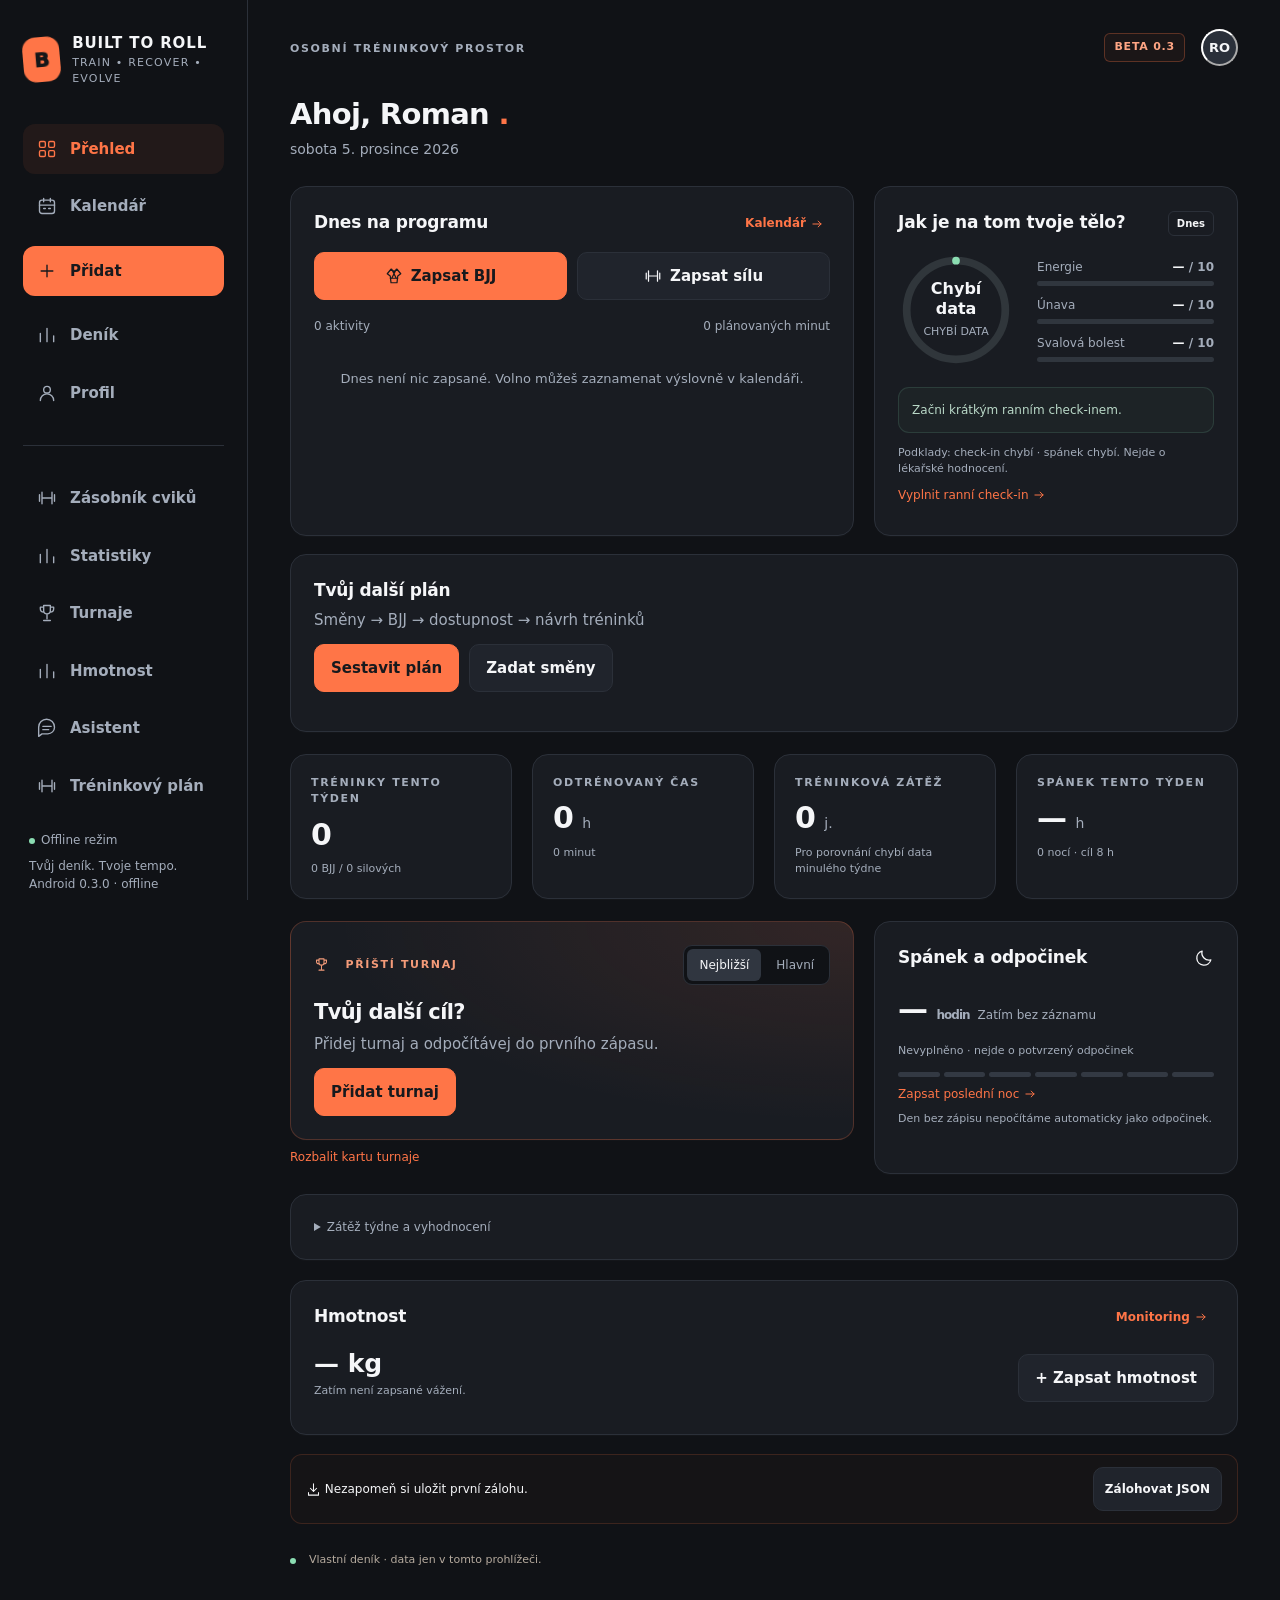
<file: app/src/main/assets/index.html>
<!doctype html>
<html lang="cs"><head><meta charset="utf-8"><meta name="viewport" content="width=device-width,initial-scale=1,viewport-fit=cover"><meta name="theme-color" content="#101216"><title>BUILT TO ROLL</title>
<style>
[hidden]{display:none!important}:root{color-scheme:dark;--bg:#101216;--panel:#191c22;--panel2:#20242c;--line:#2b3039;--text:#f5f6f8;--muted:#929ba9;--accent:#ff7547;--green:#8bddb2;--red:#f8818f;--blue:#8cbcff;--radius:19px}*{box-sizing:border-box}body{margin:0;background:var(--bg);color:var(--text);font:15px/1.5 system-ui,-apple-system,BlinkMacSystemFont,'Segoe UI',sans-serif}button,input,select,textarea{font:inherit}button,a,input,select,textarea{-webkit-tap-highlight-color:transparent}button{cursor:pointer}button:focus-visible,a:focus-visible{outline:2px solid var(--accent);outline-offset:4px}button{color:inherit}a{color:var(--accent)}button svg{pointer-events:none}svg{vertical-align:middle}button:disabled{opacity:.4;cursor:not-allowed}.shell{max-width:1560px;margin:auto;display:grid;grid-template-columns:248px 1fr;min-height:100vh}.sidebar{padding:32px 23px;border-right:1px solid var(--line);position:sticky;top:0;height:100vh;display:flex;flex-direction:column}.brand{display:flex;align-items:center;gap:12px;margin-bottom:36px}.brandmark{width:45px;height:45px;background:var(--accent);color:#151719;display:grid;place-items:center;border-radius:13px;font-weight:950;font-size:20px;transform:rotate(-5deg)}.brand strong{font-size:15px;letter-spacing:.06em}.brand small{display:block;color:var(--muted);font-size:11px;letter-spacing:.11em}.nav{display:grid;gap:7px}.nav button{border:0;background:transparent;text-align:left;padding:14px;border-radius:12px;color:var(--muted);display:flex;gap:13px;align-items:center;font-weight:600}.nav button.active{color:var(--accent);background:#ff754714}.nav button:hover{background:#ffffff08}.nav .plus{background:var(--accent);color:#17191d;margin:7px 0}.nav .plus:hover{background:#ff916d}.sidefoot{margin-top:auto;color:var(--muted);font-size:12px;padding:20px 6px 0}.localdot{display:inline-block;width:6px;height:6px;border-radius:50%;background:var(--green);margin-right:6px}.main{padding:29px 42px 50px;min-width:0}.topline{display:flex;align-items:center;justify-content:space-between;gap:12px;margin-bottom:32px}.eyebrow{font-size:11px;font-weight:750;letter-spacing:.15em;text-transform:uppercase;color:var(--muted)}.topright{display:flex;align-items:center;gap:16px}.beta{font-size:11px;border:1px solid #ff75474a;background:#ff75470c;color:#ffa584;padding:5px 9px;border-radius:6px;font-weight:750;letter-spacing:.07em}.avatar{width:37px;height:37px;display:grid;place-items:center;background:#2a303a;border-radius:50%;font-size:13px;font-weight:750}.pagehead{display:flex;align-items:center;justify-content:space-between;gap:15px;margin-bottom:26px}.pagehead h1{font-size:32px;line-height:1.15;margin:0 0 8px;letter-spacing:-1.1px}.muted{color:var(--muted)}p{margin:0 0 12px}.pagehead p{margin:0;color:var(--muted);font-size:14px}h2{font-size:17px;margin:0 0 16px;letter-spacing:-.2px}h3{font-size:15px;margin:0 0 8px}.btn{border:1px solid var(--line);background:var(--panel2);border-radius:10px;min-height:44px;padding:10px 16px;font-weight:650;display:inline-flex;align-items:center;justify-content:center;gap:8px}.btn.primary{background:var(--accent);border-color:var(--accent);color:#17191d}.btn.ghost{background:transparent}.btn.danger{color:var(--red);background:#f8818f0c;border-color:#f8818f35}.btn.small{padding:7px 11px;min-height:36px;font-size:12px}.btn:hover{filter:brightness(1.12)}.grid{display:grid;gap:20px}.two{grid-template-columns:minmax(0,1.55fr) minmax(0,1fr)}.half{grid-template-columns:1fr 1fr}.metrics{grid-template-columns:repeat(4,1fr);margin:22px 0}.card{background:var(--panel);border:1px solid var(--line);border-radius:var(--radius);padding:23px;min-width:0}.cardhead{display:flex;align-items:center;justify-content:space-between;gap:12px;margin-bottom:16px}.cardhead h2{margin:0}.cardhead .link{border:0;background:none;color:var(--accent);font-size:12px;font-weight:650}.metric{padding:20px}.metric .number{font-size:30px;letter-spacing:-1px;font-weight:750;line-height:1.25;margin:8px 0}.metric .number small{font-size:14px;font-weight:450;letter-spacing:0;color:var(--muted)}.metric .foot{font-size:11px;color:var(--muted)}.positive{color:var(--green)}.tournament{background:radial-gradient(ellipse at 100% 0,#ff75471c,transparent 65%),var(--panel);border-color:#ff75473d;position:relative;overflow:hidden}.tournament .eyebrow{color:#f49b79}.tournament h2{font-size:25px;margin:17px 0 5px;letter-spacing:-.6px}.badge{font-size:10px;font-weight:700;padding:4px 8px;border:1px solid var(--line);border-radius:6px;display:inline-block}.badge.orange{color:#ffa584;border-color:#ff754742;background:#ff75470c}.badge.green{color:var(--green);border-color:#8bddb236;background:#8bddb20b}.countdown{display:flex;align-items:flex-end;gap:12px;margin:22px 0}.countdown strong{font-size:51px;letter-spacing:-2px;line-height:1}.countdown span{font-size:12px;color:var(--muted);padding-bottom:4px}.countdown .divider{height:38px;width:1px;background:#ffffff1c;margin:0 3px}.phases{display:flex;gap:5px;margin:20px 0 8px}.phases i{height:4px;border-radius:5px;background:#363333;flex:1}.phases i.on{background:var(--accent)}.miniline{display:flex;justify-content:space-between;align-items:center;gap:10px;font-size:12px}.session{border-top:1px solid var(--line);padding:17px 0;display:flex;gap:14px;align-items:center;width:100%;text-align:left;background:none;color:inherit;border-left:0;border-right:0;border-bottom:0}.session:last-child{padding-bottom:0}.session:hover{filter:brightness(1.2)}.session .time{width:45px;flex-shrink:0;font-size:13px;font-weight:700}.session .time small{display:block;font-size:11px;font-weight:400;color:var(--muted)}.activityicon{width:39px;height:39px;display:grid;place-items:center;border-radius:11px;flex-shrink:0;background:color-mix(in srgb,var(--act) 13%,transparent);color:var(--act)}.session .info{flex:1;min-width:0}.session strong{font-size:13px;display:block}.session small{color:var(--muted);font-size:11px}.session .arrow{color:var(--muted)}.recoveryrow{display:flex;gap:23px;align-items:center}.ring{position:relative;width:116px;height:116px;flex-shrink:0}.ring svg{transform:rotate(-90deg);width:100%;height:100%}.ring .inside{position:absolute;inset:0;display:flex;align-items:center;justify-content:center;flex-direction:column}.ring strong{font-size:31px;line-height:1.2}.ring small{font-size:10px;color:var(--muted)}.recoverydata{display:grid;gap:10px;flex:1;font-size:12px}.track{height:5px;background:#30363e;border-radius:5px;overflow:hidden;margin-top:5px}.track i{display:block;height:100%;background:var(--green);border-radius:5px}.note{background:#8bddb209;border:1px solid #8bddb223;border-radius:11px;padding:13px;font-size:12px;margin-top:19px;color:#b9d8c7}.note.orange{background:#ff754709;border-color:#ff754723;color:#d4b7aa}.sleepbig{display:flex;align-items:baseline;gap:8px;margin-bottom:12px}.sleepbig strong{font-size:30px;letter-spacing:-1px}.sleepbig span{font-size:12px;color:var(--muted)}.chart{width:100%;overflow:auto}.chart svg{display:block;min-width:300px;width:100%;height:auto}.chart text{font-family:inherit;fill:var(--muted);font-size:10px}.legend{display:flex;gap:18px;font-size:11px;color:var(--muted);align-items:center}.legend i{width:7px;height:7px;background:var(--accent);border-radius:2px;display:inline-block;margin-right:5px}.segmented{display:flex;gap:3px;background:#101216;border:1px solid var(--line);border-radius:9px;padding:3px;flex-wrap:wrap}.segmented button{border:0;background:none;color:var(--muted);padding:7px 12px;border-radius:6px;font-size:12px;min-height:32px}.segmented button.active{color:var(--text);background:#303640}.flex{display:flex;gap:10px;align-items:center;flex-wrap:wrap}.spread{justify-content:space-between}.calendarweek{display:grid;grid-template-columns:repeat(7,minmax(0,1fr));gap:7px}.day{border:1px solid var(--line);border-radius:12px;padding:11px 7px;min-height:180px}.day.today{border-color:#ff754769;background:#ff754706}.dayhead{width:100%;border:0;background:none;display:grid;gap:3px;justify-items:center;color:var(--muted);font-size:11px;margin-bottom:12px;cursor:pointer}.dayhead strong{color:var(--text);font-size:21px}.day.today .dayhead strong{color:var(--accent)}.event{width:100%;background:color-mix(in srgb,var(--act) 10%,transparent);border:1px solid color-mix(in srgb,var(--act) 24%,transparent);border-left:3px solid var(--act);border-radius:7px;padding:7px 5px;text-align:left;font-size:10px;margin-top:5px;overflow-wrap:anywhere;line-height:1.45}.event small{display:block;color:var(--muted);font-size:9px}.monthgrid{display:grid;grid-template-columns:repeat(7,1fr);gap:5px}.monthcell{min-height:86px;border:1px solid var(--line);border-radius:9px;padding:6px;text-align:left;background:transparent;min-width:0}.monthcell.today{border-color:var(--accent)}.monthcell span{display:block;font-size:12px}.monthcell small{display:block;font-size:9px;white-space:nowrap;overflow:hidden;text-overflow:ellipsis;color:var(--accent)}.empty{padding:25px 10px;text-align:center;color:var(--muted);font-size:13px}.forms{display:grid;gap:16px}.formrow{display:grid;grid-template-columns:1fr 1fr;gap:13px}label{display:block;color:var(--muted);font-size:12px}input,select,textarea{display:block;width:100%;border:1px solid #353d48;color:var(--text);background:#12151a;border-radius:9px;padding:11px 12px;margin-top:6px;min-height:44px}textarea{min-height:85px;resize:vertical}input:focus,select:focus,textarea:focus{outline:1px solid var(--accent);border-color:var(--accent)}input[type=range]{padding:0;accent-color:var(--accent);border:0;min-height:25px}input[type=checkbox]{width:18px;height:18px;min-height:0;margin:0;accent-color:var(--accent)}.checklabel{display:flex;gap:8px;align-items:center}.wide{width:100%}.hr{height:1px;background:var(--line);margin:20px 0}.addtiles{display:grid;grid-template-columns:repeat(3,1fr);gap:16px}.tile{color:inherit;text-align:left;min-height:178px;border:1px solid var(--line);border-radius:17px;background:var(--panel);padding:23px}.tile:hover{border-color:var(--accent)}.tile .activityicon{margin-bottom:16px}.tile h3{font-size:17px}.tile p{color:var(--muted);font-size:12px}.setrow{display:grid;grid-template-columns:1.5fr .7fr .8fr 35px;gap:7px;align-items:end}.setrow input,.setrow select{padding:9px 7px}.setrow .btn{padding:5px}.modalback{position:fixed;inset:0;background:#000a;backdrop-filter:blur(6px);z-index:100;display:flex;align-items:center;justify-content:center;padding:20px}.modal{width:620px;max-width:100%;max-height:92vh;overflow-y:auto;background:var(--panel);border:1px solid #3b414c;border-radius:22px;padding:25px}.modalheader{display:flex;justify-content:space-between;align-items:center;margin-bottom:20px;position:sticky;top:-25px;background:var(--panel);padding:10px 0;z-index:2}.modalheader h2{font-size:22px;margin:0}.close{width:36px;height:36px;border:1px solid var(--line);background:var(--panel2);border-radius:50%;font-size:22px}.toast{position:fixed;bottom:28px;left:50%;transform:translateX(-50%);z-index:200;background:#e6f5ec;color:#17261e;border-radius:12px;padding:13px 21px;box-shadow:0 10px 35px #0006;font-size:13px;max-width:90vw;text-align:center}.bottomnav{display:none}.chatanswer{white-space:pre-line;line-height:1.8;font-size:14px}.tag{font-size:11px;color:var(--muted)}.demoalert{font-size:11px;color:#b5aa9e;display:flex;align-items:center;gap:7px;margin-top:28px}.mobilename{display:none}.textbutton{border:0;background:none;color:var(--accent);font-size:12px;padding:8px 0}.streak{display:flex;gap:4px;margin-top:12px}.streak i{width:100%;height:5px;border-radius:5px;background:#333943}.streak i.on{background:#96baff}details{font-size:12px;color:var(--muted)}summary{cursor:pointer}#storagewarn{color:#ffd89a;padding:12px 20px;text-align:center;background:#513912;font-size:12px}footer{font-size:11px;color:var(--muted);margin-top:24px}dialog::backdrop{background:#0009}@media(min-width:1300px){.main{padding:32px 48px}.card{padding:25px}}@media(max-width:1080px){.shell{grid-template-columns:202px 1fr}.sidebar{padding:26px 15px}.main{padding:25px}.two{grid-template-columns:1fr 1fr}.metrics{gap:12px}.metric{padding:16px}.metric .number{font-size:25px}.recoveryrow{gap:12px}.ring{width:95px;height:95px}.addtiles{grid-template-columns:repeat(2,1fr)}}@media(max-width:800px){.shell{display:block}.sidebar{display:none}.main{padding:20px 18px 105px}.topline{margin-bottom:24px}.mobilename{display:inline;font-weight:850;letter-spacing:-.5px}.desktopname{display:none}.pagehead h1{font-size:27px}.pagehead{margin-bottom:20px}.pagehead .btn{font-size:12px;padding:9px 11px}.two{grid-template-columns:1fr}.metrics{grid-template-columns:repeat(2,1fr);gap:12px;margin:16px 0}.card{padding:20px}.bottomnav{position:fixed;bottom:0;left:0;right:0;z-index:60;background:#14171ef2;backdrop-filter:blur(18px);border-top:1px solid var(--line);display:flex;padding:8px 8px calc(8px + env(safe-area-inset-bottom))}.bottomnav button{flex:1;background:none;border:0;color:var(--muted);display:flex;flex-direction:column;align-items:center;gap:4px;font-size:10px;min-height:46px;justify-content:center}.bottomnav button.active{color:var(--accent)}.bottomnav .plus svg{background:var(--accent);color:#131519;border-radius:10px;width:37px;height:31px;padding:4px}.toast{bottom:92px}.calendarweek{overflow-x:auto;grid-template-columns:repeat(7,minmax(100px,1fr));padding-bottom:10px}.half{grid-template-columns:1fr}.topright{gap:9px}.addtiles{gap:12px}.tile{padding:20px}.modalback{padding:10px}.modal{max-height:94dvh;padding:22px 18px}.modalheader{top:-22px}.metric .number{font-size:29px}.metric .eyebrow{font-size:10px}.monthcell{min-height:69px;padding:4px}.monthcell small{font-size:8px}.recoveryrow{gap:23px}.ring{width:112px;height:112px}}
@media(prefers-reduced-motion:no-preference){.card,.tile{animation:appear .25s ease-out}@keyframes appear{from{opacity:.4;transform:translateY(6px)}to{opacity:1;transform:none}}}

.exerciseblock{border:1px solid #8cbcff35;border-radius:15px;background:#8cbcff05;padding:16px;display:grid;gap:13px}.exhead{display:flex;align-items:center;justify-content:space-between;gap:10px}.exhead strong{font-size:13px;color:var(--blue)}.seriesgrid{display:grid;grid-template-columns:27px 1fr 1fr 1.4fr 32px;gap:7px;align-items:end}.seriesgrid input,.seriesgrid select{padding:9px 7px;font-size:13px}.seriesgrid .btn{padding:4px;min-height:42px}.setindex{font-size:12px;color:var(--muted);padding-bottom:12px}.intensityfields{display:grid;grid-template-columns:.9fr 1fr;gap:4px}.excount{display:flex;gap:9px;align-items:end}.excount label{max-width:100px}.excount input{margin-top:4px}.lastperformance{font-size:11px;padding:9px 11px;border-radius:8px;background:#8cbcff0c;color:#c2d2e7}.compactt h2{font-size:21px;margin-top:12px}.compactt .countdown{margin:12px 0}.compactt .countdown strong{font-size:33px}.compactt .phases{display:none}.weeklist{display:grid;gap:15px}.weekday{border:1px solid var(--line);border-radius:13px;padding:15px}.weekday.istoday{border-color:#ff754760}.weekday .session{padding:12px 0}.daystatus{font-size:11px;padding:9px 0;color:var(--muted)}.quickbuttons{display:grid;grid-template-columns:1fr 1fr;gap:10px;margin-bottom:17px}.ring .inside strong{font-size:16px;max-width:88px;text-align:center;line-height:1.25}.ring .inside small{font-size:11px;margin-top:5px}.favouritechips{display:flex;gap:6px;flex-wrap:wrap}.exercise-library{display:flex;gap:6px;flex-wrap:wrap}.exercise-library button{font-size:11px}.deleteundo{color:#17261e;background:transparent;border:1px solid #17261e44;padding:5px 9px;border-radius:7px;margin-left:10px;font-weight:750}.strength-summary{font-size:12px;color:#bccce4;margin-top:6px}.backupbanner{display:flex;justify-content:space-between;gap:10px;align-items:center;border:1px solid #ff75472a;padding:12px 15px;border-radius:12px;font-size:12px;background:#ff754706;margin-top:19px}.modal .forms>details{border:1px solid var(--line);padding:13px;border-radius:12px}.modal summary{font-weight:700;color:#c6cdd7}.trainingadvanced{display:grid;gap:13px;padding-top:15px}.painnote{color:#efb297;font-size:12px}.seriesnote{grid-column:2 / -1}.seriesnote input{min-height:35px;padding:7px;font-size:12px}.formhint{font-size:11px;color:var(--muted);line-height:1.5;margin:0}.quicknumber{display:flex;gap:8px;align-items:center}.quicknumber select{width:100%}@media(max-width:500px){.seriesgrid{grid-template-columns:20px 1fr 1fr 1.4fr 28px;gap:5px}.exerciseblock{padding:12px}.seriesgrid input,.seriesgrid select{font-size:12px;padding:9px 4px}.intensityfields{gap:3px}.quickbuttons .btn{padding:10px 8px;font-size:12px}.modal{padding:18px 12px}.modalheader{top:-18px}.compactt .segmented button{padding:6px 8px}.exhead .btn{font-size:10px;padding:5px}.ring .inside strong{font-size:16px}}

.compact-exercise{display:grid;grid-template-columns:minmax(90px,1.5fr) 70px 85px 65px minmax(70px,1fr);gap:7px;align-items:end}.compact-exercise input{padding:9px 5px;min-width:0;font-size:13px}.compact-exercise label{min-width:0;font-size:10px}.compact-exercise .multiplier{display:grid;grid-template-columns:1fr 9px 1fr;align-items:center;gap:1px}.multiplier span{padding-top:6px;color:var(--muted);text-align:center}.compact-exercise .effortpair{display:grid;grid-template-columns:35px 1fr;gap:3px;align-items:end}.effortpair select{padding:9px 1px;appearance:none;text-align:center;font-size:11px;color:var(--blue);cursor:pointer}.exerciseblock{padding:13px;gap:10px}.exerciseblock .exhead{margin-bottom:0}.exerciseblock .exhead strong{font-size:11px}.exerciseblock details{border:0!important;padding:0!important}.exerciseblock details>summary{font-size:11px}.exerciseblock input[type=number]{appearance:textfield;-moz-appearance:textfield}.exerciseblock input::-webkit-inner-spin-button{appearance:none}.variedhint{font-size:10px;color:#d9b587;margin:0}.exercise-details{display:grid;gap:12px;padding-top:12px}.copy-panel{border:1px solid #ff754740;background:#ff754707;border-radius:14px;padding:15px;margin-top:12px;display:grid;gap:13px}.copy-grid{display:grid;grid-template-columns:repeat(7,minmax(0,1fr));gap:5px}.copy-grid .weekdaylabel{text-align:center;font-size:10px;color:var(--muted)}.copy-day{position:relative;min-height:43px;border:1px solid var(--line);border-radius:9px;background:var(--bg);display:flex;align-items:center;justify-content:center;font-size:13px;cursor:pointer;color:var(--text);gap:3px}.copy-day input{position:absolute;opacity:0;width:1px;height:1px;min-height:0;margin:0}.copy-day:has(input:checked){border-color:var(--accent);background:#ff754722;color:#ffba9f}.copy-day:has(input:focus-visible){outline:2px solid var(--accent);outline-offset:2px}.copy-day:has(input:disabled){opacity:.35;cursor:default}.copy-day .tick{position:absolute;top:2px;right:3px;font-size:8px;opacity:0}.copy-day:has(input:checked) .tick{opacity:1}.copy-selection{display:flex;flex-wrap:wrap;gap:5px}.copy-selection button{font-size:10px;border:1px solid var(--line);border-radius:6px;background:var(--panel2);padding:5px 7px}.copy-error{color:var(--red);font-size:12px;margin:0}.copy-actions{display:flex;gap:8px;flex-wrap:wrap}.copy-month{display:flex;align-items:center;gap:7px;justify-content:space-between}.copy-month strong{text-align:center;font-size:15px}.copy-footer{display:flex;justify-content:space-between;align-items:center;gap:10px}.copy-panel .btn{font-size:12px}.copy-panel .btn.primary{flex:1}.form-bottom-actions{display:flex;justify-content:space-between;align-items:center;gap:8px;flex-wrap:wrap}.copyhint{font-size:11px;color:var(--muted)}@media(max-width:500px){.compact-exercise{grid-template-columns:minmax(72px,1.5fr) 56px 62px 44px minmax(32px,.7fr);gap:4px}.compact-exercise input{font-size:12px;padding:10px 3px}.compact-exercise .effortpair{grid-template-columns:31px 1fr;gap:2px}.effortpair select{font-size:10px;padding-left:0;padding-right:0}.exerciseblock{padding:10px}.compact-exercise label{font-size:9px}.copy-panel{padding:12px}.copy-day{min-height:42px}.copy-month .btn{padding:6px 9px}.copy-actions .btn{padding:8px 10px}.form-bottom-actions .textbutton{font-size:12px}}

.goalpanel{border:1px solid #8cbcff28;background:#8cbcff06;border-radius:12px;padding:13px;margin-top:15px;display:grid;gap:5px}.goalpanel strong{font-size:15px}.goalpanel p{font-size:11px;color:var(--muted);margin:0}.weightgraph{width:100%;overflow:auto}.weightgraph svg{display:block;width:100%;min-width:280px}.weightgraph text{fill:var(--muted);font:10px system-ui}.healthrow{width:100%;border:0;border-top:1px solid var(--line);background:none;color:inherit;display:flex;justify-content:space-between;align-items:center;gap:12px;padding:13px 0;text-align:left}.healthrow strong{font-size:14px}.healthrow small{display:block;font-size:11px;color:var(--muted)}.healthtools{display:flex;gap:10px;flex-wrap:wrap;margin:18px 0}.healthtools .segmented{flex:1}.healthchartempty{text-align:center;padding:36px 10px;color:var(--muted);font-size:13px}@media(max-width:500px){.healthrow{gap:8px}.weightgraph svg{min-width:260px}}
.exercise-unit{display:flex;align-items:center;gap:12px;flex-wrap:wrap;margin:8px 0 4px}.exercise-unit label{display:grid;gap:4px;font-size:12px;flex:1;max-width:300px}.exercise-unit select{min-height:44px;width:100%}.exercise-unit .tag{font-size:11px}
</style><link rel="stylesheet" href="app-v2.css">
<link rel="stylesheet" href="planner.css"></head><body><div id="storagewarn" hidden></div><div class="shell"><aside class="sidebar"><div class="brand"><div class="brandmark">B</div><div><strong>BUILT TO ROLL</strong><small>TRAIN • RECOVER • EVOLVE</small></div></div><nav class="nav" id="sidenav"></nav><div class="sidefoot"><div><i class="localdot"></i>Offline režim</div><p style="margin-top:8px">Tvůj deník. Tvoje tempo.<br>Android 0.3.0 · offline</p></div></aside><main class="main"><div class="topline"><div><span class="eyebrow desktopname">OSOBNÍ TRÉNINKOVÝ PROSTOR</span><span class="mobilename">BUILT <span style="color:var(--accent)">TO ROLL</span></span></div><div class="topright"><span class="beta">BETA 0.3</span><button class="avatar" data-nav="profile" title="Otevřít profil" id="avatar">JT</button></div></div><div id="app"></div></main></div><nav class="bottomnav" id="bottomnav" aria-label="Hlavní navigace"></nav><div id="overlay"></div><div id="toasts" aria-live="polite"></div><input type="file" id="importfile" accept="application/json,.json" hidden>
<div id="librarydrawer"></div><script src="exercise-catalog.js"></script>
<script src="planner-core.js"></script><script>
'use strict';
const icons={home:'<rect x="3" y="3" width="7" height="7" rx="1.5"/><rect x="14" y="3" width="7" height="7" rx="1.5"/><rect x="3" y="14" width="7" height="7" rx="1.5"/><rect x="14" y="14" width="7" height="7" rx="1.5"/>',calendar:'<rect x="3" y="5" width="18" height="16" rx="3"/><path d="M16 3v4M8 3v4M3 11h18M8 15h2m4 0h2"/>',plus:'<path d="M12 5v14M5 12h14"/>',stats:'<path d="M4 20V10m8 10V4m8 16v-7"/>',profile:'<circle cx="12" cy="8" r="4"/><path d="M4 21a8 8 0 0116 0"/>',cup:'<path d="M8 3h8v6a4 4 0 01-8 0V3zm0 2H4v2a4 4 0 004 4m8-6h4v2a4 4 0 01-4 4m-4 2v6m-4 2h8"/>',strength:'<path d="M6 5v14m12-14v14M3 8v8m18-8v8M6 12h12"/>',moon:'<path d="M20 15a9 9 0 01-11-11 9 9 0 1011 11z"/>',bolt:'<path d="M13 2L4 14h7l-1 8 10-13h-7z"/>',bjj:'<path d="M8 3l4 3 4-3 5 6-4 3-1 9H8l-1-9-4-3 5-6zm1 0l6 12M15 3L9 15m-2 0h10"/>',arrow:'<path d="M5 12h14m-5-5l5 5-5 5"/>',check:'<path d="M5 12l4 4L19 6"/>',chat:'<path d="M21 11a8 8 0 01-8 8H6l-4 3V11a9 9 0 0119 0z"/><path d="M7 10h10m-10 4h7"/>',download:'<path d="M12 3v12m-5-5l5 5 5-5M4 17v4h16v-4"/>',heart:'<path d="M20 5c-3-3-7-1-8 1-1-2-5-4-8-1-5 5 8 15 8 15s13-10 8-15z"/>'};
function icon(name,size=20){return `<svg width="${size}" height="${size}" viewBox="0 0 24 24" fill="none" stroke="currentColor" stroke-width="1.65" stroke-linecap="round" stroke-linejoin="round" aria-hidden="true">${icons[name]||icons.bjj}</svg>`}
const $=s=>document.querySelector(s),esc=v=>String(v??'').replace(/[&<>"']/g,c=>({'&':'&amp;','<':'&lt;','>':'&gt;','"':'&quot;',"'":'&#39;'}[c]));
const iso=(d=new Date())=>`${d.getFullYear()}-${String(d.getMonth()+1).padStart(2,'0')}-${String(d.getDate()).padStart(2,'0')}`,today=()=>iso(),add=(s,n)=>{let d=new Date(s+'T12:00:00');d.setDate(d.getDate()+n);return iso(d)},diff=(a,b)=>Math.round((Date.parse(b+'T12:00:00Z')-Date.parse(a+'T12:00:00Z'))/864e5),week=s=>add(s,-((new Date(s+'T12:00:00').getDay()+6)%7)),fmt=(s,opt={day:'numeric',month:'long'})=>new Date(s+'T12:00:00').toLocaleDateString('cs-CZ',opt),avg=a=>a.length?a.reduce((s,x)=>s+x,0)/a.length:0,num=(n,d=0)=>Number(n).toLocaleString('cs-CZ',{maximumFractionDigits:d}),uid=()=>Date.now().toString(36)+Math.random().toString(36).slice(2,9),clone=x=>JSON.parse(JSON.stringify(x));

const types=['BJJ No-Gi','BJJ Gi','BJJ Open Mat','Silový trénink','Kondiční trénink','Běh','Mobilita','Strečink','Regenerace','Aktivní regenerace','Volno','Turnaj nebo závod','Ostatní'];
const colors=['#b9a0ef','#ff7547','#ffb875','#8cbcff','#8bddb2','#c7d77a','#7dd5d7','#dca3d7','#8bd7c3','#82c9b4','#a0a7b0','#ffd17b','#c0b4ab'];
function isBjj(type){return ['BJJ No-Gi','BJJ Gi','BJJ Open Mat'].includes(type);}
function activityLabel(e){return e.type==='Ostatní'&&e.customActivity?'Ostatní · '+e.customActivity:e.type;}
function migrateActivities(b){if(!b||!Array.isArray(b.sessions))return b;if(b.weights===undefined)b.weights=[];const legacy={'BJJ – technika':'BJJ Gi','BJJ – sparring':'BJJ Gi','BJJ – drilling':'BJJ Gi','BJJ – open mat':'BJJ Open Mat','No-Gi grappling':'BJJ No-Gi','Vlastní aktivita':'Ostatní'};for(const e of b.sessions){if(!e||typeof e!=='object')continue;const old=e.type;if(legacy[old]){e.legacyType=e.legacyType||old;e.type=legacy[old];}if(e.type==='Ostatní'&&!e.customActivity)e.customActivity=typeof e.title==='string'&&e.title.trim()?e.title:'Vlastní aktivita';if(isBjj(e.type)&&e.hasSparring===undefined)e.hasSparring=old==='BJJ – sparring'||Number(e.rounds||0)>0;}return b;}
function tint(t){return colors[types.indexOf(t)]||'#ff7547'}function sporticon(t){return t==='Silový trénink'?'strength':/BJJ|No-Gi/.test(t)?'bjj':t==='Volno'?'moon':'bolt'}
function emptyDiary(){return {version:1,demo:false,profile:{name:'Roman',sleepGoal:8,goal:'',belt:'Bílý'},sessions:[],sleep:[],checks:[],tournaments:[],weights:[]};}
function seed(){let sessions=[],sleep=[],checks=[];for(let i=27;i>=0;i--){let date=add(today(),-i);sleep.push({id:uid(),date,start:'23:00',end:i%3?'07:00':'06:30',hours:i%3?8:7.5,quality:7+i%2});checks.push({id:uid(),date,energy:7+i%2,soreness:3+i%3,fatigue:3+i%3,stress:3,motivation:8,rested:7});if(i&&i%4!==0){let strength=i%3===0;sessions.push({id:uid(),date,start:strength?'07:00':'18:00',end:strength?'08:00':'19:30',duration:strength?60:90,type:strength?'Silový trénink':i%2?'BJJ No-Gi':'BJJ Gi',title:strength?'Síla celého těla':i%2?'Technika · guard passing':'BJJ · poziční sparring',rpe:strength?6:i%2?6:8,status:'done',hasSparring:!strength&&i%2===0,rounds:!strength&&i%2===0?5:0,roundMinutes:5,notes:'',techniques:strength?'':'Knee cut, kontrola side control',sets:strength?[...Array.from({length:3},()=>({exercise:'Dřep',reps:5,weight:75+(27-i),effort:7,mode:'RPE',notes:'',exerciseNotes:'Plynulý pohyb, pevný střed.'})),{exercise:'Shyby',reps:8,weight:0,effort:2,mode:'RIR',notes:'Bez švihu.'},...Array.from({length:3},()=>({exercise:'Bench press',reps:6,weight:65,effort:7.5,mode:'RPE',notes:''}))]:[]});}}
 sessions.push({id:uid(),date:today(),start:'18:00',end:'19:30',duration:90,type:'BJJ Gi',hasSparring:true,rounds:5,roundMinutes:5,title:'BJJ · technika a sparring',rpe:8,status:'planned',notes:'Zaměřit se na udržení pozice po přechodu guardu.',techniques:'Knee cut, side control',sets:[]},{id:uid(),date:today(),start:'20:00',end:'20:20',duration:20,type:'Mobilita',title:'Mobilita · kyčle a ramena',rpe:3,status:'planned',notes:'Lehce, bez bolesti.',sets:[]});for(let i=1;i<9;i++)if(i%3!==0)sessions.push({id:uid(),date:add(today(),i),start:i%2?'18:00':'07:00',end:i%2?'19:30':'08:00',duration:i%2?90:60,type:i%2?'BJJ Gi':'Silový trénink',title:i%2?'BJJ · drilling a technika':'Síla · celé tělo',rpe:6,status:'planned',notes:'',sets:[]});return {version:1,demo:true,weights:Array.from({length:14},(_,i)=>({id:uid(),date:add(today(),i-13),time:'07:00',kg:Math.round((83-(i*.08)+(i%3)*.1)*100)/100,notes:'Ukázkové ranní vážení'})),profile:{name:'Jakub',sleepGoal:8,goal:'Zlepšit se na žíněnce. Zůstat zdravý.',belt:'Modrý'},sessions,sleep,checks,tournaments:[{id:uid(),name:'Prague BJJ Open',date:add(today(),59),place:'Praha · sportovní hala',priority:'A',main:true,weightCategory:'do 79,3 kg',targetWeight:79.3,weightGoalMode:'limit',notes:'Hlavní cíl sezóny. Gi kategorie.'}]};}

const setUnits={reps:{label:'Opakování',short:'opak.',max:1000,step:1},seconds:{label:'Čas (s)',short:'s',max:86400,step:'any'},meters:{label:'Vzdálenost (m)',short:'m',max:100000,step:'any'}};
const KEY='bjj-performance-html-beta-v1';let db,storage=true,storageLocked=false,savedRaw=null;
try{savedRaw=localStorage.getItem(KEY);db=savedRaw!==null?validate(JSON.parse(savedRaw)):emptyDiary();}catch(e){db=seed();storage=false;storageLocked=savedRaw!==null;}
function save(){if(storageLocked){storage=false;}else{try{localStorage.setItem(KEY,JSON.stringify(db));storage=true;}catch(e){storage=false;}}let warning=$('#storagewarn');warning.hidden=storage;warning.innerHTML=storageLocked?'Původní deník nelze načíst. Zobrazuje se neukládaná ukázka; původní data nepřepisujeme. Obnov platnou zálohu v Profilu. <button class="btn small" data-action="recover-raw">Stáhnout původní data</button>':'Prohlížeč nepovoluje místní ukládání nebo je úložiště plné. Změny jsou jen pro toto otevření stránky. Použij Export JSON.';return storage;}

// Legacy sets omit unit and remain repetitions. Numeric values stay in reps
// for lossless compatibility with existing diaries; unit defines their meaning.
function setUnit(x){return x.unit===undefined?'reps':x.unit;}
function validSetQuantity(x){let u=setUnit(x),cfg=setUnits[u];return !!cfg&&finite(x.reps,0,cfg.max)&&(u!=='reps'||Number.isInteger(x.reps));}
function setQuantity(x){return num(x.reps,2)+' '+setUnits[setUnit(x)].short;}
function exerciseSummary(sets){return groupSets(sets).map(g=>{let first=g.sets[0],same=g.sets.every(x=>x.reps===first.reps&&setUnit(x)===setUnit(first));return g.name+' · '+(same?g.sets.length+' × '+setQuantity(first):g.sets.map(setQuantity).join(' / '));}).join(' · ');}
function strengthAmounts(sets){let parts=[],reps=sets.filter(x=>setUnit(x)==='reps'),seconds=sets.filter(x=>setUnit(x)==='seconds'),meters=sets.filter(x=>setUnit(x)==='meters');if(reps.length)parts.push(num(reps.reduce((total,x)=>total+(x.loadMode==='assistance'?0:x.reps*x.weight),0),1)+' kg objem');if(seconds.length)parts.push(num(seconds.reduce((total,x)=>total+x.reps,0),2)+' s');if(meters.length)parts.push(num(meters.reduce((total,x)=>total+x.reps,0),2)+' m');return parts.join(' · ')||'Bez sérií';}

function validDate(s){return typeof s==='string'&&/^\d{4}-\d{2}-\d{2}$/.test(s)&&!isNaN(Date.parse(s+'T12:00:00'))&&iso(new Date(s+'T12:00:00'))===s}function finite(n,a,b){return typeof n==='number'&&Number.isFinite(n)&&n>=a&&n<=b}function validate(b){validateExtensionData(b);migrateActivities(b);if(!b||b.version!==1||!b.profile||typeof b.profile.name!=='string'||!finite(b.profile.sleepGoal,1,24)||!['sessions','sleep','checks','tournaments','weights'].every(k=>Array.isArray(b[k])&&b[k].length<20000))throw Error('Neplatný formát zálohy.');let ids=new Set(),dailyIds=new Set();for(const key of ['sessions','sleep','checks','tournaments','weights'])for(const e of b[key]){if(typeof e.id!=='string'||ids.has(e.id)||!validDate(e.date))throw Error('Neplatný záznam nebo duplicitní ID.');ids.add(e.id);if(['sleep','checks'].includes(key)){const daily=key+e.date;if(dailyIds.has(daily))throw Error('Záloha obsahuje duplicitní denní záznam.');dailyIds.add(daily);}if(key==='sessions'&&(!types.includes(e.type)||!finite(e.duration,0,1440)||!finite(e.rpe,1,10)||!['planned','done','skipped'].includes(e.status)||!/^([01]\d|2[0-3]):[0-5]\d$/.test(e.start)||!/^([01]\d|2[0-3]):[0-5]\d$/.test(e.end)||typeof e.title!=='string'||!Array.isArray(e.sets||[])))throw Error('Neplatný trénink.');if(key==='sessions'&&e.type==='Ostatní'&&(typeof e.customActivity!=='string'||!e.customActivity.trim()||e.customActivity.length>120))throw Error('Doplň vlastní název aktivity.');if(key==='sessions'&&e.hasSparring!==undefined&&typeof e.hasSparring!=='boolean')throw Error('Neplatná volba sparringu.');if(key==='sessions')for(const s of e.sets||[])if(typeof s.exercise!=='string'||!validSetQuantity(s)||!finite(s.weight,0,2000)||(s.effort!==undefined&&!finite(s.effort,s.mode==='RIR'?0:1,10))||(s.mode!==undefined&&!['RPE','RIR'].includes(s.mode))||(s.notes!==undefined&&typeof s.notes!=='string')||(s.exerciseNotes!==undefined&&typeof s.exerciseNotes!=='string'))throw Error('Neplatná série.');if(key==='sleep'&&(!finite(e.hours,0,24)||!finite(e.quality,1,10)))throw Error('Neplatný spánek.');if(key==='checks'&&e.painLevel!==undefined&&!finite(e.painLevel,0,10))throw Error('Neplatná intenzita bolesti.');if(key==='sessions'&&e.rounds!==undefined&&(!finite(e.rounds,0,100)||!Number.isInteger(e.rounds)||!finite(e.roundMinutes,0,60)))throw Error('Neplatný sparring.');if(key==='checks'&&!['energy','soreness','fatigue','stress','motivation','rested'].every(k=>finite(e[k],1,10)))throw Error('Neplatný ranní stav.');if(key==='weights'&&(!finite(e.kg,1,500)||!/^([01]\d|2[0-3]):[0-5]\d$/.test(e.time)))throw Error('Hmotnost musí být 1–500 kg a čas HH:MM.');if(key==='tournaments'&&e.targetWeight!==undefined&&(!finite(e.targetWeight,1,500)||!['target','limit'].includes(e.weightGoalMode||'target')))throw Error('Neplatný váhový cíl turnaje.');if(key==='tournaments'&&(typeof e.name!=='string'||!['A','B','C'].includes(e.priority)))throw Error('Neplatný turnaj.');}return b}
let route='home',calDate=today(),calMode='Týden',period=7,metric='Zátěž',targetMode='Nejbližší',toastTimer;
const navs=[['home','Přehled','home'],['calendar','Kalendář','calendar'],['add','Přidat','plus'],['history','Deník','stats'],['profile','Profil','profile']];function navhtml(bottom=false){return navs.map(([r,title,ic])=>`<button data-nav="${r}" class="${r===route?'active ':''}${r==='add'?'plus':''}">${icon(ic)}<span>${title}</span></button>`).join('')+(bottom?'':`<div class="hr"></div><button data-nav="library">${icon('strength')}Zásobník cviků</button><button data-nav="stats">${icon('stats')}Statistiky</button><button data-nav="tournaments" class="${route==='tournaments'?'active':''}">${icon('cup')}Turnaje</button><button data-nav="weight" class="${route==='weight'?'active':''}">${icon('stats')}Hmotnost</button><button data-nav="assistant" class="${route==='assistant'?'active':''}">${icon('chat')}Asistent</button>`)}
function btn(text,action,cls=''){return `<button class="btn ${cls}" data-action="${action}">${text}</button>`}function head(title,sub,action=''){return `<div class="pagehead"><div><h1>${title}</h1><p>${sub}</p></div>${action}</div>`}function badge(text,cls=''){return `<span class="badge ${cls}">${esc(text)}</span>`}function stat(label,value,unit,foot){return `<div class="card metric"><div class="eyebrow">${label}</div><div class="number">${value} <small>${unit}</small></div><div class="foot">${foot}</div></div>`}
function completed(from,to){return db.sessions.filter(x=>x.status==='done'&&x.type!=='Volno'&&x.date>=from&&x.date<=to)}function summary(from,to){let ts=completed(from,to),ss=db.sleep.filter(x=>x.date>=from&&x.date<=to);return {count:ts.length,load:ts.reduce((s,e)=>s+e.duration*e.rpe,0),minutes:ts.reduce((s,e)=>s+e.duration,0),rpe:avg(ts.map(x=>x.rpe)),bjj:ts.filter(x=>/BJJ|No-Gi/.test(x.type)).length,strength:ts.filter(x=>x.type==='Silový trénink').length,sleep:avg(ss.map(x=>x.hours)),nights:ss.length};}function recovery(date=today()){let c=db.checks.find(x=>x.date===date),s=db.sleep.find(x=>x.date===date);if(!c)return null;let subjective=avg([c.energy-1,c.motivation-1,c.rested-1,10-c.soreness,10-c.fatigue,10-c.stress])/9*100;let prev=summary(add(date,-1),add(date,-1)).load;return Math.round(subjective*(s?.6:.85)+(s?Math.min(s.hours/db.profile.sleepGoal,1)*25:0)+Math.max(0,100-prev/12)*.15)}
function prep(t){let d=diff(today(),t.date);return d>56?['Obecná příprava',0]:d>28?['Rozvoj síly a kondice',1]:d>14?['Specifická BJJ příprava',2]:d>7?['Ladění formy',3]:d>=0?['Turnajový týden',4]:['Po turnaji',4]}
function target(){let list=db.tournaments.filter(x=>x.date>=today()).sort((a,b)=>a.date.localeCompare(b.date));return targetMode==='Hlavní'?list.find(x=>x.main):list[0]}
function tournamentCard(){let t=target();return `<div class="card tournament"><div class="flex spread"><span class="eyebrow">${icon('cup',15)} &nbsp; PŘÍŠTÍ TURNAJ</span><div class="segmented">${['Nejbližší','Hlavní'].map(x=>`<button data-target="${x}" class="${targetMode===x?'active':''}">${x}</button>`).join('')}</div></div>${t?`<h2>${esc(t.name)}</h2><div class="muted" style="font-size:12px">${fmt(t.date,{day:'numeric',month:'long',year:'numeric'})} &nbsp; / &nbsp; ${esc(t.place)}</div><div class="countdown"><strong>${Math.floor(diff(today(),t.date)/7)}</strong><span>týdnů</span><i class="divider"></i><strong>${diff(today(),t.date)%7}</strong><span>dní do turnaje</span></div><div class="miniline"><span>${badge('Priorita '+t.priority,'orange')}</span><button class="textbutton" data-edit="tournaments:${esc(t.id)}">Detail turnaje ${icon('arrow',14)}</button></div><div class="phases">${Array.from({length:5},(_,i)=>`<i class="${i<=prep(t)[1]?'on':''}"></i>`).join('')}</div><div class="miniline"><span class="muted">Fáze přípravy</span><strong>${prep(t)[0]}</strong></div>${weightGoalCard(t)}`:`<h2>Tvůj další cíl?</h2><p class="muted">Přidej turnaj a odpočítávej do prvního zápasu.</p>${btn('Přidat turnaj','new-tournaments','primary')}`}</div>`}
function session(e){return `<button class="session" data-edit="sessions:${esc(e.id)}"><span class="time">${esc(e.start)}<small>${esc(e.end)}</small></span><span class="activityicon" style="--act:${tint(e.type)}">${icon(sporticon(e.type))}</span><span class="info"><strong>${esc(e.title)}</strong><small>${esc(activityLabel(e))} · ${e.duration} min · RPE ${e.rpe}</small>${isBjj(e.type)&&e.hasSparring?`<span class="strength-summary">+ sparring${e.rounds&&e.roundMinutes?' · '+e.rounds+' × '+e.roundMinutes+' min':''} · v rámci tréninku</span>`:''}${e.type==='Silový trénink'?`<span class="strength-summary">${groupSets(e.sets||[]).length} cviků · ${(e.sets||[]).length} sérií${e.favorite?' · ★ oblíbený':''}</span><span class="strength-summary">${esc(exerciseSummary(e.sets||[]))}</span>`:''}</span>${e.status==='done'?badge('Hotovo','green'):e.status==='skipped'?badge('Vynecháno'):''}<span class="arrow">${icon('arrow',15)}</span></button>`}
function bars(values,labels,{color='#ff7547',goal=0,unit='j.',height=150}={}){let max=Math.max(...values,goal,1)*1.15,w=560,h=height,pad=22,bw=Math.max(3,(w-50)/values.length*.48);return `<div class="chart"><svg viewBox="0 0 ${w} ${h+35}" role="img" aria-label="Interaktivní graf; klepni na sloupec pro hodnotu">${[0,.5,1].map(a=>`<line x1="25" x2="${w-5}" y1="${h-a*(h-pad)}" y2="${h-a*(h-pad)}" stroke="#303640" stroke-dasharray="3 5"/>`).join('')}${goal?`<line x1="25" x2="${w-5}" y1="${h-goal/max*(h-pad)}" y2="${h-goal/max*(h-pad)}" stroke="#8cbcff" stroke-dasharray="5 4"/>`:''}${values.map((v,i)=>{let x=30+i*(w-45)/values.length+(w-45)/values.length/2-bw/2,y=h-v/max*(h-pad);return `<g tabindex="0" role="button" data-chart="${esc(labels[i]+': '+num(v,1)+' '+unit)}" aria-label="${esc(labels[i]+', '+num(v,1)+' '+unit)}"><title>${esc(labels[i])}: ${num(v,1)} ${unit}</title><rect x="${x-7}" y="5" width="${bw+14}" height="${h}" fill="transparent"/><rect x="${x}" y="${y}" width="${bw}" height="${Math.max(2,h-y)}" rx="4" fill="${color}" opacity="${i===values.length-1?1:.65}"/>${values.length<=14||i%Math.ceil(values.length/8)===0?`<text text-anchor="middle" x="${x+bw/2}" y="${h+22}">${esc(labels[i])}</text>`:''}</g>`}).join('')}</svg></div>`}
function recoveryCard(){let c=db.checks.find(x=>x.date===today()),r=recovery();return `<div class="card"><div class="cardhead"><h2>Jak je na tom tvoje tělo?</h2>${badge('Dnes')}</div><div class="recoveryrow"><div class="ring"><svg viewBox="0 0 120 120"><circle cx="60" cy="60" r="51" fill="none" stroke="#30363b" stroke-width="8"/><circle cx="60" cy="60" r="51" fill="none" stroke="${r!==null&&r<45?'#f8818f':'#8bddb2'}" stroke-width="8" stroke-linecap="round" stroke-dasharray="${(r||0)/100*320.44} 320.44"/></svg><div class="inside"><strong>${recoveryLabel(r)}</strong><small>${r===null?'CHYBÍ DATA':r+' / 100 · ODHAD'}</small></div></div><div class="recoverydata">${[['Energie',c?.energy,'#8bddb2'],['Únava',c?.fatigue,'#e9b57f'],['Svalová bolest',c?.soreness,'#b8a3da']].map(([k,v,color])=>`<div><div class="miniline"><span class="muted">${k}</span><strong>${v??'—'} <span class="muted">/ 10</span></strong></div><div class="track"><i style="width:${(v||0)*10}%;background:${color}"></i></div></div>`).join('')}</div></div><div class="note">${r===null?'Začni krátkým ranním check-inem.':r<45?'Dnes zvaž lehčí trénink a více prostoru pro odpočinek.':'Drž se plánu a přizpůsob intenzitu tomu, jak se cítíš.'}</div><p class="formhint" style="margin-top:12px">Podklady: ${c?'dnešní check-in':'check-in chybí'} · ${db.sleep.some(x=>x.date===today())?'dnešní spánek':'spánek chybí'}. Nejde o lékařské hodnocení.</p>${c?.painLocation?`<p class="painnote">Omezení: ${esc(c.painLocation)} · ${c.painLevel||0}/10. ${esc(c.painNotes||'')}</p>`:''}<button class="textbutton" data-action="new-checks">${c?'Upravit ranní check-in':'Vyplnit ranní check-in'} ${icon('arrow',14)}</button></div>`}
function home(){let start=week(today()),s=summary(start,today()),prev=summary(add(start,-7),add(today(),-7)),plan=db.sessions.filter(x=>x.date===today()).sort((a,b)=>a.start.localeCompare(b.start)),last=db.sleep.filter(x=>x.date<=today()).sort((a,b)=>a.date.localeCompare(b.date)).at(-1),days=Array.from({length:7},(_,i)=>add(start,i));return head(`Ahoj, ${esc(db.profile.name||'sportovče')} <span style="color:var(--accent)">.</span>`,fmt(today(),{weekday:'long',day:'numeric',month:'long',year:'numeric'}))+`<div class="grid two"><div class="card"><div class="cardhead"><h2>Dnes na programu</h2><button class="link" data-nav="calendar">Kalendář ${icon('arrow',14)}</button></div><div class="quickbuttons">${btn(icon('bjj',18)+' Zapsat BJJ','new-sessions','primary')}${btn(icon('strength',18)+' Zapsat sílu','new-strength')}</div><div class="miniline muted" style="margin-bottom:9px"><span>${plan.length} aktivity</span><span>${plan.reduce((a,e)=>a+e.duration,0)} plánovaných minut</span></div>${plan.length?plan.map(session).join(''):'<div class="empty">Dnes není nic zapsané. Volno můžeš zaznamenat výslovně v kalendáři.</div>'}</div>${recoveryCard()}</div><div class="grid metrics">${stat('Tréninky tento týden',s.count,'',`${s.bjj} BJJ / ${s.strength} silových`)}${stat('Odtrénovaný čas',num(s.minutes/60,1),'h',`${s.minutes} minut`)}${stat('Tréninková zátěž',num(s.load),'j.',prev.load?`${num((s.load/prev.load-1)*100)} % proti stejným dnům minulého týdne`:'Pro porovnání chybí data minulého týdne')}${stat('Spánek tento týden',s.nights?num(s.sleep,1):'—','h',`${s.nights} nocí · cíl ${db.profile.sleepGoal} h`)}</div><div class="grid two"><div class="${db.profile.compactTournament===false?'':'compactt'}">${tournamentCard()}<button class="textbutton" data-action="toggle-tournament">${db.profile.compactTournament===false?'Zmenšit kartu turnaje':'Rozbalit kartu turnaje'}</button></div><div class="card"><div class="cardhead"><h2>Spánek a odpočinek</h2>${icon('moon',19)}</div><div class="sleepbig"><strong>${last?num(last.hours,1):'—'} <span>hodin</span></strong><span>${last?fmt(last.date):'Zatím bez záznamu'}</span></div><p class="tag">${dayStatus(today())}</p><div class="streak">${Array.from({length:7},(_,i)=>{let v=db.sleep.find(x=>x.date===add(today(),i-6));return `<i class="${v?'on':''}" style="${v&&v.hours<db.profile.sleepGoal?'opacity:.5':''}" title="${v?`${v.date}: ${v.hours} h`:'Bez záznamu'}"></i>`}).join('')}</div><button class="textbutton" data-action="new-sleep">Zapsat poslední noc ${icon('arrow',14)}</button><p class="formhint">Den bez zápisu nepočítáme automaticky jako odpočinek.</p></div></div><details class="card" style="margin-top:20px"><summary>Zátěž týdne a vyhodnocení</summary><div style="padding-top:18px">${bars(days.map(d=>summary(d,d).load),days.map(d=>fmt(d,{weekday:'short'})))}<button class="textbutton" data-nav="report">Týdenní vyhodnocení ${icon('arrow',14)}</button></div></details>${healthDashboardCard()}${backupReminder()}<div class="demoalert">${db.demo?badge('UKÁZKOVÁ DATA'):'<i class="localdot"></i>'}<span>${db.demo?'Ukázkový deník · vše můžeš upravovat.':'Vlastní deník · data jen v tomto prohlížeči.'}</span></div>`}
function calendar(){let start=calMode==='Den'?calDate:calMode==='Týden'?week(calDate):calDate.slice(0,8)+'01',end=calMode==='Den'?start:calMode==='Týden'?add(start,6):iso(new Date(Number(start.slice(0,4)),Number(start.slice(5,7)),0));let days=Array.from({length:diff(start,end)+1},(_,i)=>add(start,i));const events=d=>[...db.sessions.filter(x=>x.date===d).map(x=>({...x,key:'sessions',label:x.title,color:tint(x.type)})),...db.tournaments.filter(x=>x.date===d).map(x=>({...x,key:'tournaments',label:x.name,color:'#ffd17b',start:'Turnaj'}))];return head('Tvůj tréninkový týden','Plánuj s rozmyslem. Trénuj s cílem.',btn(icon('plus',17)+' Přidat aktivitu','new-sessions','primary'))+`<div class="card"><div class="cardhead"><div class="flex">${btn('‹','cal-prev','small ghost')}<strong>${fmt(start,{day:'numeric',month:'short'})}${start!==end?' – '+fmt(end,{day:'numeric',month:'short',year:'numeric'}):''}</strong>${btn('›','cal-next','small ghost')}${btn('Dnes','cal-today','small ghost')}</div><div class="segmented">${['Den','Týden','Měsíc'].map(x=>`<button data-calmode="${x}" class="${calMode===x?'active':''}">${x}</button>`).join('')}</div></div>${calMode==='Týden'?weekList(days):calMode==='Měsíc'?`<div class="monthgrid">${['Po','Út','St','Čt','Pá','So','Ne'].map(x=>`<span class="tag" style="text-align:center">${x}</span>`).join('')}${Array.from({length:(new Date(start+'T12:00:00').getDay()+6)%7},()=>'<div></div>').join('')}${days.map(d=>`<button class="monthcell ${d===today()?'today':''}" data-day="${d}"><span>${Number(d.slice(-2))}</span>${events(d).slice(0,3).map(e=>`<small>${esc(e.label)}</small>`).join('')}</button>`).join('')}</div>`:`${db.sessions.filter(x=>x.date===calDate).map(session).join('')||'<div class="empty">V tento den nemáš trénink.</div>'}${db.tournaments.filter(x=>x.date===calDate).map(t=>`<button class="btn wide" data-edit="tournaments:${esc(t.id)}">${icon('cup')} ${esc(t.name)}</button>`).join('')}${btn('Přidat trénink v tomto dni','new-selected','primary')}`}</div><div class="flex" style="margin-top:17px">${btn('Zobrazit turnaje','nav-tournaments')}${btn('Zkopírovat týden dopředu','copy-week')}${btn('Historie tréninků','nav-history')}</div><div class="legend" style="margin-top:22px;flex-wrap:wrap">${[['BJJ','#ff7547'],['Síla','#8cbcff'],['Kondice','#8bddb2'],['Turnaj','#ffd17b']].map(([l,c])=>`<span><i style="background:${c}"></i>${l}</span>`).join('')}</div>`}
function addPage(){return head('Každý zápis se počítá.','Co chceš dnes zaznamenat?')+`<div class="addtiles">${[['sessions','bjj','BJJ trénink','Technika, pozice, sparring a RPE.'],['strength','strength','Silový trénink','Cviky, série, opakování a váhy.'],['sleep','moon','Spánek','Poslední noc a tvoje regenerace.'],['checks','heart','Ranní check-in','Šest otázek. Půl minuty pro sebe.'],['tournaments','cup','Turnaj','Nový cíl, registrace a odpočet.'],['conditioning','bolt','Kondice a mobilita','Vše, co podporuje tvůj výkon.'],['recovery','moon','Regenerace','Odpočinkové a regenerační aktivity.'],['other','plus','Ostatní','Pojmenuj si vlastní aktivitu.'],['weights','stats','Hmotnost','Datum, čas, kilogramy a vývoj.']].map(([key,ic,title,desc])=>`<button class="tile" data-action="new-${key}"><div class="activityicon" style="--act:${key==='strength'?'#8cbcff':key==='sleep'?'#b9a0ef':'#ff996b'}">${icon(ic,23)}</div><h3>${title}</h3><p>${desc}</p><span class="tag">Přidat záznam ${icon('arrow',13)}</span></button>`).join('')}</div>${favoriteStarts()}`}
function statsPage(){let from=add(today(),1-period),s=summary(from,today()),days=Array.from({length:period},(_,i)=>add(from,i));let values=days.map(d=>{let ts=completed(d,d),c=db.checks.find(x=>x.date===d),sl=db.sleep.find(x=>x.date===d);return metric==='Zátěž'?summary(d,d).load:metric==='Spánek'?sl?.hours||0:metric==='Regenerace'?recovery(d)||0:metric==='Energie'?c?.energy||0:metric==='Únava'?c?.fatigue||0:ts.length});return head('Výkon v souvislostech','Záznamy, které se mění v užitečný přehled.')+`<div class="flex spread"><div class="segmented">${[7,30,90].map(n=>`<button data-period="${n}" class="${period===n?'active':''}">${n} dní</button>`).join('')}</div><span class="tag">${fmt(from)} – ${fmt(today())}</span></div><div class="grid metrics">${stat('Tréninky',s.count,'',`${s.bjj} BJJ / ${s.strength} síla`)}${stat('Celková zátěž',num(s.load),'j.','Minuty × subjektivní RPE')}${stat('Čas tréninku',num(s.minutes/60,1),'h',`${s.minutes} minut`)}${stat('Průměrný spánek',s.nights?num(s.sleep,1):'—','h',`${s.nights} zaznamenaných nocí`)}</div><div class="card"><div class="cardhead"><h2>Jak se vyvíjíš</h2></div><div class="segmented" style="margin-bottom:16px">${['Zátěž','Tréninky','Spánek','Regenerace','Energie','Únava'].map(m=>`<button data-metric="${m}" class="${metric===m?'active':''}">${m}</button>`).join('')}</div>${bars(values,days.map(d=>fmt(d,{day:'numeric',month:'numeric'})),{color:metric==='Spánek'?'#8cbcff':metric==='Regenerace'?'#8bddb2':'#ff7547',unit:metric==='Spánek'?'h':metric==='Zátěž'?'j.':metric==='Tréninky'?'tréninků':'bodů',goal:metric==='Spánek'?db.profile.sleepGoal:0,height:190})}<p class="tag" style="margin-top:10px">Klepni na sloupec. Dny bez záznamu jsou zobrazené u nuly, neznamenají naměřenou hodnotu.</p></div><div class="grid half" style="margin-top:20px"><div class="card"><h2>Silový deník</h2>${completed(from,today()).filter(e=>e.type==='Silový trénink').slice(-5).reverse().map(e=>`<button class="session" data-edit="sessions:${esc(e.id)}"><span class="info"><strong>${esc(e.title)}</strong><small>${fmt(e.date)} · ${(e.sets||[]).length} sérií</small></span><strong>${esc(strengthAmounts(e.sets||[]))}</strong></button>`).join('')||'<p class="muted">Zapiš první silový trénink.</p>'}</div><div class="card"><h2>Co říkají tvoje data</h2>${advice().map(t=>`<p style="font-size:13px">${esc(t)}</p>`).join('')}${btn('Otevřít asistenta','nav-assistant','small')}</div></div>`}
function advice(){let start=week(today()),s=summary(start,today()),prev=summary(add(start,-7),add(today(),-7)),a=[];if(s.count)a.push(`Tento týden máš ${s.count} absolvovaných tréninků, ${s.minutes} minut a zátěž ${num(s.load)} jednotek.`);else a.push('Tento týden zatím chybí absolvované tréninky. Naplánované aktivity se do zátěže nepočítají.');if(s.nights)a.push(`Spánek: průměr ${num(s.sleep,1)} h z ${s.nights} nocí. Cíl je ${db.profile.sleepGoal} h.${s.sleep<db.profile.sleepGoal?' Zkus vytvořit více prostoru pro spánek.':''}`);else a.push('Pro vyhodnocení spánku zatím chybí záznamy.');let r=recovery();if(r!==null&&r<50)a.push(`Dnešní orientační regenerace je ${r}/100. Zvaž lehčí aktivitu a podle pocitu prober zátěž s trenérem.`);if(prev.load)a.push(`Zátěž proti stejným dnům minulého týdne se změnila o ${num((s.load/prev.load-1)*100)} %. Porovnávám stejně dlouhá období.`);return a}
function tournamentPage(){return head('Další výzva čeká.','Od přípravy až po poslední zápas.',btn(icon('plus',16)+' Přidat turnaj','new-tournaments','primary'))+`<div class="grid half">${db.tournaments.slice().sort((a,b)=>a.date.localeCompare(b.date)).map(t=>`<div class="card tournament"><div class="flex spread">${badge('Priorita '+t.priority,'orange')}${t.main?badge('Hlavní turnaj','green'):''}</div><h2>${esc(t.name)}</h2><p class="muted">${fmt(t.date,{day:'numeric',month:'long',year:'numeric'})}<br>${esc(t.place)}</p><h3>${diff(today(),t.date)>=0?`${diff(today(),t.date)} dní do turnaje`:'Proběhlý turnaj'}</h3><p class="tag">${prep(t)[0]}</p>${weightGoalCard(t)}<button class="btn" data-edit="tournaments:${esc(t.id)}">Upravit turnaj ${icon('arrow',15)}</button></div>`).join('')||'<div class="card empty">Zatím žádný turnaj. Přidej si svůj příští cíl.</div>'}</div>`}
function history(){return head('Tréninkový deník','Vyhledávej podle názvu, techniky nebo data.')+`<div class="card"><label>Hledat<input id="search" type="search" placeholder="Např. guard, dřep, 2026-10…"></label><div id="historylist">${historyRows('')}</div></div>`}function historyRows(q){let list=db.sessions.filter(e=>JSON.stringify(e).toLocaleLowerCase('cs').includes(q.toLocaleLowerCase('cs'))).sort((a,b)=>b.date.localeCompare(a.date));return list.map(e=>`<div class="tag" style="padding-top:14px">${fmt(e.date,{weekday:'short',day:'numeric',month:'long'})}</div>${session(e)}`).join('')||'<div class="empty">Žádné odpovídající záznamy.</div>'}
function profilePage(){return head('Tvůj profil. Tvoje data.','Bez účtu a bez předplatného.')+`<div class="grid half"><div class="card"><h2>Osobní cíle</h2><form id="profileform" class="forms"><label>Jméno nebo přezdívka<input name="name" maxlength="60" value="${esc(db.profile.name)}"></label><label>BJJ pásek<select name="belt">${['Bílý','Modrý','Fialový','Hnědý','Černý','Neuveden'].map(x=>`<option ${x===db.profile.belt?'selected':''}>${x}</option>`).join('')}</select></label><label>Hlavní cíl<textarea name="goal" maxlength="1000">${esc(db.profile.goal)}</textarea></label><label>Spánkový cíl (hodiny)<input name="sleepGoal" type="number" min="1" max="24" step="0.25" value="${db.profile.sleepGoal}" required></label><button class="btn primary" type="submit">Uložit profil</button></form></div><div class="grid"><div class="card"><h2>Hmotnost</h2><p class="muted" style="font-size:13px">Vážení, vývoj hmotnosti a váhové cíle turnajů.</p>${btn('Otevřít monitoring','nav-weight')}<div class="hr"></div><h2>Export a zálohování</h2><p class="muted" style="font-size:13px">Data zůstávají v úložišti této aplikace na tvém zařízení. Pravidelně si ulož vlastní JSON zálohu. Při přechodu z předchozího HTML souboru použij jeho Export JSON a zde Obnovit zálohu.</p><div class="flex">${btn(icon('download',16)+' Export JSON','export')}${btn('Obnovit zálohu','import')}${btn('Export CSV','csv')}</div></div><div class="card"><h2>Prostor na zkoušení</h2><p class="muted" style="font-size:13px">${db.demo?'Pracuješ s ukázkovými daty. Můžeš je upravovat a mazat.':'Teď používáš vlastní deník.'} Reset přepíše aktuální záznamy.</p><div class="flex">${btn('Obnovit ukázková data','reset')}${btn('Začít s prázdným deníkem','clear','danger')}</div></div><div class="card"><h2>Co je tato beta?</h2><p class="muted" style="font-size:13px">Android beta založená na původním vzhledu v7. Deník se ukládá místně v aplikaci. Neodesílá údaje na server a nepotřebuje internet.</p><p class="tag">Systémové notifikace a synchronizace zatím nejsou součástí. Při odinstalaci nebo vymazání dat aplikace deník zmizí. Uchovávej JSON zálohu mimo aplikaci.</p></div></div></div>`}
function assistantPage(){return head('Tréninkový asistent','Žádné API. Odpovědi jen z tvých záznamů.')+`<div class="grid two"><div class="card"><h2>Na co se chceš podívat?</h2><form id="askform" class="forms"><label>Tvá otázka<input name="question" placeholder="Spím dostatečně?" required maxlength="500"></label><button class="btn primary">Vyhodnotit moje data ${icon('arrow',17)}</button></form><div class="hr"></div><div class="forms">${['Jak jsem trénoval tento týden?','Spím dostatečně?','Jaká je moje regenerace?','Kolik dní zbývá do turnaje?','Jaké techniky jsem procvičoval?'].map(q=>`<button class="btn ghost" data-question="${esc(q)}" style="justify-content:space-between;text-align:left">${q}${icon('arrow',15)}</button>`).join('')}</div></div><div class="card"><div class="cardhead"><h2>Tvůj přehled</h2>${badge('OFFLINE','green')}</div><div id="answer" class="chatanswer">${advice().map(esc).join('\n\n')}</div><div class="note orange">Orientační doporučení nejsou lékařská diagnóza. Asistent nepředepisuje shazování hmotnosti ani extrémní zátěž.</div></div></div>`}
function answer(q){let t=target(),r=recovery();if(/turnaj|zbývá/i.test(q))return t?`${t.name}\n${fmt(t.date,{day:'numeric',month:'long',year:'numeric'})}\n\nZbývá ${diff(today(),t.date)} dní, tedy ${Math.floor(diff(today(),t.date)/7)} týdnů a ${diff(today(),t.date)%7} dní.\nAktuální fáze: ${prep(t)[0]}.`:'Zatím nemáš budoucí turnaj. Přidej ho v sekci Turnaje.';if(/regenerac/i.test(q))return r===null?'Vyplň dnešní ranní check-in. Bez něj skóre nevypočítávám.':`Dnešní orientační skóre: ${r}/100.\n\nModel: 60 % subjektivní stav, 25 % dosažení spánkového cíle, 15 % zátěž předchozího dne. Bez spánku má subjektivní část 85 %.\nNejde o lékařské hodnocení.`;if(/technik|pozic/i.test(q))return db.sessions.filter(e=>e.status==='done'&&/BJJ|No-Gi/.test(e.type)&&e.techniques).slice(-5).map(e=>fmt(e.date)+': '+e.techniques).join('\n\n')||'Zatím nejsou zapsané techniky.';if(/spím|spán/i.test(q)){let s=summary(add(today(),-6),today());return s.nights?`Za posledních 7 dní máš ${s.nights} zapsaných nocí. Průměr je ${num(s.sleep,1)} hodiny, tvůj cíl ${db.profile.sleepGoal} hodin.\n\n${s.sleep<db.profile.sleepGoal?'Zkus vytvořit více prostoru pro spánek.':'Průměr dosahuje cíle. Vnímej také kvalitu spánku a odpočinutí.'}`:'Chybí záznamy spánku.'}return advice().join('\n\n')}
function report(){let from=add(week(today()),-7),to=add(from,6),s=summary(from,to);return head('Týden v jednom pohledu',fmt(from)+' – '+fmt(to))+`<div class="grid metrics">${stat('Tréninky',s.count,'',`${s.bjj} BJJ / ${s.strength} síla`)}${stat('Celková zátěž',num(s.load),'j.','Session-RPE')}${stat('Celkový čas',num(s.minutes/60,1),'h','Absolvované tréninky')}${stat('Průměrný spánek',s.nights?num(s.sleep,1):'—','h',`${s.nights} nocí`)}</div><div class="card"><h2>Ohlédnutí za minulým týdnem</h2><p>${s.count?`Absolvoval jsi ${s.count} tréninků s průměrnou intenzitou ${num(s.rpe,1)}/10.`:'Z tohoto týdne chybí tréninkové záznamy.'}</p><p>${s.nights?`Průměrný spánek byl ${num(s.sleep,1)} h. ${s.sleep<db.profile.sleepGoal?'V příštím týdnu zkus nechat více prostoru pro spánek.':'Spánkový průměr dosáhl tvého cíle.'}`:'Pro doporučení ohledně spánku chybí data.'}</p><div class="note orange">Tato HTML beta počítá report při otevření. Historické snímky reportů a automatické notifikace jsou součástí plánu Android aplikace.</div></div>`}
function render(){document.title='BUILT TO ROLL — '+({home:'Přehled',calendar:'Kalendář',add:'Přidat',stats:'Statistiky',profile:'Profil',library:'Zásobník cviků',assistant:'Asistent',tournaments:'Turnaje',weight:'Hmotnost',history:'Deník',report:'Report'}[route]||'Beta');$('#sidenav').innerHTML=navhtml();$('#bottomnav').innerHTML=navhtml(true);$('#avatar').textContent=(db.profile.name||'Ty').slice(0,2).toLocaleUpperCase('cs');$('#app').innerHTML=({home,calendar,add:addPage,stats:statsPage,profile:profilePage,library:libraryPage,assistant:assistantPage,tournaments:tournamentPage,weight:weightPage,history,report}[route]||home)();}
function navigate(r){route=r;render();window.scrollTo({top:0,behavior:'instant'})}function toast(msg){clearTimeout(toastTimer);$('#toasts').innerHTML=`<div class="toast" role="status">${esc(msg)}</div>`;toastTimer=setTimeout(()=>$('#toasts').innerHTML='',3500)}
let editing=null,returnFocus=null;function field(label,name,value,type='text',extra=''){return `<label>${label}<input type="${type}" name="${name}" value="${esc(value)}" ${extra}></label>`}function select(label,name,value,options){return `<label>${label}<select name="${name}">${options.map(([v,l])=>`<option value="${esc(v)}" ${value===v?'selected':''}>${esc(l)}</option>`).join('')}</select></label>`}
function openEditor(key,id,date=today(),subtype='',draft=null){if(editing&&hasUnsavedChanges()&&!confirm('Máš neuložené změny. Zahodit je a otevřít jiný záznam?'))return;let source=draft?null:db[key].find(x=>x.id===id);if(!source&&['sleep','checks'].includes(key))source=db[key].find(x=>x.date===date);let e=draft?clone(draft):source?clone(source):{id:uid(),date};if(!source&&!draft){if(key==='sessions')Object.assign(e,{title:subtype==='strength'?'Síla celého těla':subtype==='conditioning'?'Kondiční trénink':subtype==='recovery'?'Regenerace':subtype==='other'?'Vlastní aktivita':'BJJ No-Gi',type:subtype==='strength'?'Silový trénink':subtype==='conditioning'?'Kondiční trénink':subtype==='recovery'?'Regenerace':subtype==='other'?'Ostatní':types[0],start:'18:00',end:'19:00',duration:60,rpe:6,status:subtype==='plan'?'planned':'done',techniques:'',notes:'',sets:subtype==='strength'?makeExercise('Dřep',3):[]});if(key==='sleep')Object.assign(e,{start:'23:00',end:'07:00',hours:8,quality:7,notes:''});if(key==='checks')Object.assign(e,{energy:7,soreness:3,fatigue:4,stress:3,motivation:7,rested:7});if(key==='weights')Object.assign(e,{time:currentTime(),kg:latestWeight()?.kg??'',notes:''});if(key==='tournaments')Object.assign(e,{name:'',date:add(today(),56),place:'',priority:'B',main:false,notes:''});}
 editing={key,e};returnFocus=document.activeElement;let title={sessions:'Zápis tréninku',sleep:'Zápis spánku',checks:'Ranní check-in',tournaments:'Turnaj a odpočet',weights:'Zapsat hmotnost'}[key],body='';if(key==='sessions')body=`${select('Typ aktivity','type',e.type,types.map(t=>[t,t]))}<div id="otheractivity" ${e.type==='Ostatní'?'':'hidden'}>${field('Vlastní název aktivity','customActivity',e.customActivity||'','text','maxlength="120" placeholder="Např. plavání, kolo, sauna…"')}</div><div class="formrow">${field('Délka tréninku (minuty)','duration',e.duration,'number','required min="0" max="1440"')}${field('Celková intenzita RPE (1–10)','rpe',e.rpe,'number','required min="1" max="10" step="0.5"')}</div><p id="loadpreview" class="formhint">${e.status==='done'?'Skutečná':'Plánovaná'} zátěž: ${e.duration*e.rpe} j. = délka × celkové RPE.</p><div class="formrow">${field('Datum','date',e.date,'date','required')}${select('Stav','status',e.status,[['planned','Naplánováno'],['done','Absolvováno'],['skipped','Vynecháno']])}</div><div id="strengthsection" ${e.type==='Silový trénink'?'':'hidden'}><div class="forms"><div class="cardhead" style="margin:0"><h2>Cviky a série</h2><button type="button" class="btn small" data-action="load-last-strength">${icon('strength',15)} Minulý trénink</button></div><p class="formhint">Vyber cvik ze zásobníku. Klepnutím otevřeš rychlé zadání a jednotlivé série. Změny potvrď uložením celého tréninku.</p><datalist id="exerciseoptions">${allExercises().map(x=>`<option value="${esc(x.name)}"></option>`).join('')}</datalist><div id="sets" class="forms">${setsHtml(e.sets||[])}</div><button type="button" class="btn" data-action="add-exercise">+ Přidat cvik</button><p id="strengthtotal" class="formhint"></p><details><summary>Nápověda: co znamená RPE a RIR?</summary><p style="padding-top:10px">RPE 10 = maximální náročnost, RPE 8 ≈ dvě opakování v rezervě. RIR zadává rezervu přímo: RIR 2 = ještě přibližně dvě opakování, RIR 0 = žádná rezerva. Jde o subjektivní odhad. Režim lze zvolit pro každou sérii.</p></details></div></div><details id="trainingdetails" ${source||e.type==='Volno'?'open':''}><summary id="trainingdetailtitle">${e.type==='Silový trénink'?'Název, čas a oblíbený trénink · volitelné':'Název, čas a podrobnosti · volitelné'}</summary><div class="trainingadvanced">${field('Název tréninku','title',e.title,'text','required maxlength="120"')}<div class="formrow">${field('Začátek','start',e.start,'time','required')}${field('Konec','end',e.end,'time','required')}</div><button class="textbutton" type="button" data-action="calc-duration">Vypočítat délku z časů</button><div id="bjjtechnical" ${/BJJ|No-Gi/.test(e.type)?'':'hidden'}><label>Techniky, pozice a zaměření<textarea name="techniques" maxlength="5000" placeholder="Co jsi procvičoval?">${esc(e.techniques)}</textarea></label><div class="favouritechips">${favoriteTechniques().map((x,i)=>`<button type="button" class="btn small ghost" data-technique="${i}">+ ${esc(x)}</button>`).join('')}</div></div><label class="checklabel"><input type="checkbox" name="favorite" ${e.favorite?'checked':''}>Uložit trénink jako oblíbený</label><div id="bjjsparring" ${isBjj(e.type)?'':'hidden'}><h3>Sparring v rámci této jednotky</h3><label class="checklabel"><input type="checkbox" name="hasSparring" ${e.hasSparring?'checked':''}>Přidat sparring do tohoto tréninku</label><div id="sparringfields" class="trainingadvanced" ${e.hasSparring?'':'hidden'}><div class="formrow">${field('Počet kol','rounds',e.rounds??5,'number','min="0" max="100" step="1"')}${field('Délka kola (min)','roundMinutes',e.roundMinutes??5,'number','min="0" max="60" step="0.5"')}</div>${field('Výsledek / zaměření sparringu','sparringResult',e.sparringResult||'','text','maxlength="500"')}${field('Jedna věc ke zlepšení příště','nextFocus',e.nextFocus||'','text','maxlength="500"')}<p id="sparringtime" class="formhint"></p><p class="formhint">Sparring je součást celkové délky této jednotky. Počítá se jeden BJJ trénink a jedna zátěž, nikoli další trénink navíc.</p></div></div></div></details>`;
if(key==='sleep')body=`${field('Datum probuzení','date',e.date,'date','required')}<div class="formrow">${field('Usnutí','start',e.start,'time','required')}${field('Probuzení','end',e.end,'time','required')}</div><button class="btn small" type="button" data-action="calc-sleep">Vypočítat délku (i přes půlnoc)</button><div class="formrow">${field('Délka spánku (hodiny)','hours',e.hours,'number','required min="0" max="24" step="0.05"')}${field('Kvalita (1–10)','quality',e.quality,'number','required min="1" max="10"')}</div>`;
if(key==='checks')body=`${field('Datum','date',e.date,'date','required')}${[['energy','Energie'],['soreness','Svalová bolest'],['fatigue','Psychická únava'],['stress','Stres'],['motivation','Motivace'],['rested','Pocit odpočinutí']].map(([k,l])=>`<label><span class="miniline"><span>${l}</span><strong id="value-${k}" style="color:var(--text)">${e[k]} / 10</strong></span><input type="range" name="${k}" min="1" max="10" value="${e[k]}" aria-label="${l}"></label>`).join('')}<p class="tag">1 = nejméně, 10 = nejvíce. Skóre je orientační, nikoli lékařská diagnóza.</p>`;
if(key==='tournaments')body=`${field('Název turnaje','name',e.name,'text','required maxlength="120"')}${field('Datum','date',e.date,'date','required')}${field('Místo konání','place',e.place,'text','maxlength="180"')}${select('Priorita','priority',e.priority,[['A','A · hlavní turnaj sezóny'],['B','B · důležitý turnaj'],['C','C · přípravný turnaj']])}${field('Váhová kategorie (volitelné)','weightCategory',e.weightCategory||'','text','maxlength="120" placeholder="Např. do 82,3 kg"')}<div class="formrow">${field('Cílová hmotnost (kg, volitelné)','targetWeight',e.targetWeight??'','number','min="1" max="500" step="0.01"')}${select('Jak vyhodnotit cíl','weightGoalMode',e.weightGoalMode||'target',[['target','Přesný cíl · zhubnout / přibrat'],['limit','Horní limit kategorie']])}</div><p class="formhint">Cíl vyplň podle pravidel turnaje. Ověř, zda se váží v Gi nebo bez něj. Horní limit nevyžaduje přibírání, pokud jsi pod ním. Vymazáním pole cílovou hmotnost odstraníš.</p>${weightGoalCard(e)}<label class="checklabel"><input type="checkbox" name="main" ${e.main?'checked':''}>Hlavní turnaj sezóny</label>`;
if(key==='weights')body=`<div class="formrow">${field('Datum vážení','date',e.date,'date',`required max="${today()}"`)}${field('Čas vážení','time',e.time,'time','required')}</div>${field('Hmotnost (kg)','kg',e.kg,'number','required min="1" max="500" step="0.01"')}<p class="formhint">Lze zapsat více vážení v jednom dni. Pro porovnání trendu pomáhají podobné podmínky, například ráno po probuzení.</p>`;

if(key==='checks')body+=`<details><summary>Konkrétní bolest nebo omezení · volitelné</summary><div class="trainingadvanced">${field('Místo bolesti (např. pravé koleno)','painLocation',e.painLocation||'','text','maxlength="150"')}${field('Intenzita bolesti (0–10)','painLevel',e.painLevel||0,'number','min="0" max="10"')}${field('Omezení / poznámka','painNotes',e.painNotes||'','text','maxlength="1000"')}<p class="formhint">Konkrétní bolest je oddělená od běžné svalové únavy. Aplikace neurčuje diagnózu.</p></div></details>`;
if(key!=='checks')body+=`<label>Poznámky<textarea name="notes" maxlength="5000">${esc(e.notes)}</textarea></label>`;
$('#overlay').innerHTML=`<div class="modalback"><section class="modal" role="dialog" aria-modal="true" aria-labelledby="modaltitle"><div class="modalheader"><h2 id="modaltitle">${title}</h2><button class="close" data-action="close" aria-label="Zavřít">×</button></div><form id="entryform" class="forms">${body}<p id="formerror" role="alert" style="color:var(--red);margin:0"></p><button class="btn primary wide" type="submit">${icon('check',17)} Uložit ${key==='checks'?'check-in':'záznam'}</button>${source?`<div class="flex spread"><button class="textbutton" type="button" data-action="delete-entry" style="color:var(--red)">Smazat záznam</button>${key==='sessions'?'<button class="textbutton" type="button" data-action="copy-entry">Kopírovat do vybraných dnů</button>':''}</div>`:''}${key==='sessions'?`${!source?'<button type="button" class="textbutton" data-action="copy-entry">Kopírovat do vybraných dnů</button>':''}<div id="copy-slot"></div>`:''}</form></section></div>`;document.body.style.overflow='hidden';if(key==='sessions'){setBjjVisibility(e.type);setStrengthVisibility(e.type==='Silový trénink');updateStrengthTotal();}editing.initialFingerprint=formFingerprint();$('#entryform input, #entryform select')?.focus();}

function setsHtml(sets){return groupSets(sets).map((g,gi)=>{let first=g.sets[0],unit=setUnit(first),cfg=setUnits[unit],different=g.sets.some(x=>x.reps!==first.reps||x.weight!==first.weight||(x.effort??7)!==(first.effort??7)||(x.mode||'RPE')!==(first.mode||'RPE'));return `<section class="exerciseblock" data-group="${esc(g.id)}"><div class="exhead"><strong>CVIK ${gi+1}${different?' · RŮZNÉ SÉRIE':''}</strong><button type="button" class="textbutton" data-delete-exercise="${esc(g.id)}" style="color:var(--muted)" aria-label="Odstranit cvik ${esc(g.name)}">Odstranit</button></div><div class="exercise-unit"><label>Zapisovat jako<select name="setUnit" aria-label="Jednotka cviku">${Object.entries(setUnits).map(([value,c])=>`<option value="${value}" ${unit===value?'selected':''}>${c.label}</option>`).join('')}</select></label><span class="tag">${g.sets.length} × ${setQuantity(first)}${different?' · různé série':''}</span></div><div class="compact-exercise"><label>Cvik<input name="setExercise" list="exerciseoptions" value="${esc(g.name)}" placeholder="Dřep" maxlength="100" required></label><label>Série × ${cfg.short}<span class="multiplier"><input name="setQuickCount" type="number" value="${g.sets.length}" min="1" max="30" step="1" required aria-label="Počet sérií"><span>×</span><input name="setQuickReps" type="number" value="${first.reps}" min="0" max="${cfg.max}" step="${cfg.step}" required aria-label="${cfg.label} ve všech sériích"></span></label><label>Intenzita<span class="effortpair"><select name="setQuickMode" aria-label="Měřítko intenzity"><option ${(first.mode||'RPE')==='RPE'?'selected':''}>RPE</option><option ${first.mode==='RIR'?'selected':''}>RIR</option></select><input name="setQuickEffort" type="number" value="${first.effort??7}" min="${first.mode==='RIR'?0:1}" max="10" step="0.5" required aria-label="Intenzita všech sérií"></span></label><label>Váha kg<input name="setQuickWeight" type="number" value="${first.weight}" min="0" max="2000" step="0.25" required aria-label="Váha všech sérií v kg"></label><label>Poznámky<input name="setExerciseNotes" value="${esc(g.notes)}" placeholder="…" maxlength="2000" title="${esc(g.notes||'Poznámky ke cviku')}" aria-label="Poznámky ke cviku"></label></div><p class="variedhint" ${different?'':'hidden'}>Řádek ukazuje první sérii. Rozdílné série jsou zachované níže; změna buňky se použije na všechny série.</p><details class="seriesdetails" ${different?'open':''}><summary>Jednotlivé série a minulý výkon ${icon('arrow',12)}</summary><div class="exercise-details"><div class="lastperformance" data-last-for="${esc(g.id)}">${previousExercise(g.name)}</div>${g.sets.map((x,i)=>`<div class="seriesgrid" data-series="${i}"><span class="setindex">${i+1}.</span><label>${cfg.label}<input name="setReps" type="number" value="${x.reps}" min="0" max="${cfg.max}" step="${cfg.step}" required></label><label>Váha kg<input name="setWeight" type="number" value="${x.weight}" min="0" max="2000" step="0.25" required></label><label>Intenzita<span class="intensityfields"><select name="setMode" aria-label="Měřítko série ${i+1}"><option ${(x.mode||'RPE')==='RPE'?'selected':''}>RPE</option><option ${x.mode==='RIR'?'selected':''}>RIR</option></select><input name="setEffort" type="number" value="${x.effort??7}" min="${x.mode==='RIR'?0:1}" max="10" step="0.5" required aria-label="Intenzita série ${i+1}"></span></label><button type="button" class="btn ghost" data-remove-series="${esc(g.id)}" data-series-index="${i}" aria-label="Odstranit sérii ${i+1}" ${g.sets.length===1?'disabled':''}>×</button><label class="seriesnote">Poznámka k sérii<input name="setNote" value="${esc(x.notes||'')}" maxlength="500" placeholder="Volitelné"></label></div>`).join('')}<button type="button" class="textbutton" data-add-series="${esc(g.id)}">+ Přidat sérii</button></div></details></section>`;}).join('')}
function collectSets(){let blocks=[...$('#entryform').querySelectorAll('.exerciseblock')];return blocks.flatMap(b=>{let name=b.querySelector('[name=setExercise]').value.trim(),exerciseNotes=b.querySelector('[name=setExerciseNotes]').value;return [...b.querySelectorAll('[data-series]')].map(r=>({groupId:b.dataset.group,exercise:name,exerciseNotes,unit:b.querySelector('[name=setUnit]').value,reps:Number(r.querySelector('[name=setReps]').value),weight:Number(r.querySelector('[name=setWeight]').value),mode:r.querySelector('[name=setMode]').value,effort:Number(r.querySelector('[name=setEffort]').value),notes:r.querySelector('[name=setNote]').value}));});}

function formFingerprint(){const form=$('#entryform');return form?JSON.stringify([...new FormData(form)].filter(([key])=>key!=='copyMonth')):'';}
function hasUnsavedChanges(){return !!editing&&editing.initialFingerprint!==undefined&&editing.initialFingerprint!==formFingerprint();}
function closeEditor(force=false){if(!force&&hasUnsavedChanges()&&!confirm('Zahodit neuložené změny?'))return false;copyPicker=null;document.body.style.overflow='';$('#overlay').innerHTML='';editing=null;returnFocus?.focus();return true;}
function saveEntry(form){let key=editing.key,e=clone(editing.e),v=new FormData(form),copy=clone(db);for(const [k,value] of v)if(!k.startsWith('set')&&k!=='copyMonth'&&k!=='trainingBlock'&&k!=='trainingCombo')e[k]=value;for(const k of key==='sessions'?['duration','rpe']:key==='sleep'?['hours','quality']:key==='checks'?['energy','soreness','fatigue','stress','motivation','rested']:[])e[k]=Number(e[k]);if(key==='sessions'){e.sets=e.type==='Silový trénink'?collectSets():[];e.favorite=v.has('favorite');applyActivityDetails(e,v);if(e.type!=='Volno'&&e.duration<=0)throw Error('Trénink musí mít délku větší než nula.');if(e.type==='Silový trénink'&&!e.sets.length)throw Error('Přidej alespoň jeden cvik a sérii.');}if(key==='checks')e.painLevel=Number(v.get('painLevel')||0);if(key==='weights'){if(e.date>today())throw Error('Skutečný záznam nemůže mít budoucí datum.');if(key==='weights'&&weightTimestamp(e)>today()+'T'+currentTime())throw Error('Čas skutečného vážení nemůže být v budoucnosti.');for(const k of ['kg']){if(String(v.get(k)??'').trim()==='')throw Error('Doplň všechny hodnoty; nevyplněné pole není nula.');e[k]=Number(v.get(k));}e.updatedAt=new Date().toISOString();}if(key==='tournaments'){let target=v.get('targetWeight');if(target!==null){if(String(target).trim()==='')delete e.targetWeight;else e.targetWeight=Number(target);}e.main=v.has('main');if(e.main)copy.tournaments.forEach(x=>x.main=false)}if(!validDate(e.date))throw Error('Zadej platné datum.');if(['sleep','checks'].includes(key))copy[key]=copy[key].filter(x=>x.date!==e.date||x.id===e.id);let i=copy[key].findIndex(x=>x.id===e.id);if(i>=0)copy[key][i]=e;else copy[key].push(e);validate(copy);db=copy;save();closeEditor(true);render();toast(storage?'Záznam uložen v prohlížeči.':'Záznam uložen jen pro toto otevření stránky.');}

const MAX_BACKUP_BYTES=10*1024*1024;
function parseBackupText(text){if(typeof text!=='string'||!text.replace(/^\uFEFF/,'').trim())throw Error('Soubor je prázdný nebo se jeho obsah nepodařilo přečíst. Vyber jinou zálohu nebo ji z původní aplikace exportuj znovu.');if(new Blob([text]).size>MAX_BACKUP_BYTES)throw Error('Záloha je větší než 10 MB.');let parsed;try{parsed=JSON.parse(text.replace(/^\uFEFF/,''));}catch(e){throw Error('Soubor neobsahuje úplný platný JSON. Může být poškozený nebo neúplně uložený. Původní deník nebyl změněn.');}return validate(parsed);}
function restoreBackupText(text){let parsed=parseBackupText(text);if(!confirm(`Záloha obsahuje ${parsed.sessions.length} tréninků, ${parsed.sleep.length} záznamů spánku a ${parsed.weights.length} vážení. Nahradit současný deník touto zálohou?`))return false;let serialized=JSON.stringify(parsed);try{localStorage.setItem(KEY,serialized);}catch(e){throw Error('Zálohu nelze trvale uložit do zařízení. Původní deník nebyl nahrazen.');}db=parsed;savedRaw=serialized;storage=true;storageLocked=false;$('#storagewarn').hidden=true;render();toast('Záloha obnovena a uložena v zařízení.');return true;}
window.receiveAndroidBackup=function(){try{return restoreBackupText(window.AndroidFiles.readImportedBackup());}catch(e){alert('Obnova se nezdařila: '+e.message);return false;}finally{window.AndroidFiles.finishImport();}};
window.onAndroidBackupSaved=function(date){if(!validDate(date))return false;db.lastBackup=date;save();render();return true;};
function exportDiaryBackup(){let snapshot=clone(db);snapshot.lastBackup=today();let text=JSON.stringify(snapshot,null,2);parseBackupText(text);let name=`bjj-beta-zaloha-${today()}.json`;if(window.AndroidFiles?.exportBackup){window.AndroidFiles.exportBackup(name,text);return;}download(name,text,'application/json');if(!window.AndroidFiles){db.lastBackup=today();save();render();}}

function download(name,content,type){if(window.AndroidFiles){window.AndroidFiles.exportFile(name,content,type);return;}let url=URL.createObjectURL(new Blob([content],{type})),a=document.createElement('a');a.href=url;a.download=name;document.body.append(a);a.click();a.remove();setTimeout(()=>URL.revokeObjectURL(url),10000)}
function action(a){if(extraAction(a))return;if(a.startsWith('new-')){let key=a.slice(4);if(key==='selected')return openEditor('sessions',null,calDate,'plan');if(['strength','conditioning','recovery','other'].includes(key))return openEditor('sessions',null,today(),key);return openEditor(key,null,today(),key==='sessions'&&route==='calendar'?'plan':'')}if(a.startsWith('nav-'))return navigate(a.slice(4));if(a==='close')return closeEditor();if(a==='cal-today'){calDate=today();return render()}if(a==='cal-prev'||a==='cal-next'){let n=a==='cal-next'?1:-1;if(calMode==='Měsíc'){let d=new Date(calDate+'T12:00:00');d.setDate(1);d.setMonth(d.getMonth()+n);calDate=iso(d)}else calDate=add(calDate,n*(calMode==='Týden'?7:1));return render()}if(a==='copy-week'){let start=week(calDate),list=db.sessions.filter(e=>e.date>=start&&e.date<=add(start,6));if(!list.length)return toast('V tomto týdnu není co kopírovat.');if(confirm(`Zkopírovat ${list.length} aktivit do následujícího týdne jako plán?`)){db.sessions.push(...list.map(e=>({...clone(e),id:uid(),date:add(e.date,7),status:'planned',sets:(e.sets||[]).map(x=>({...x,done:false}))})));save();calDate=add(calDate,7);render();toast('Týden zkopírován jako plán.')}return}if(a==='add-set'){let sets=collectSets();sets.push({exercise:'Dřep',reps:5,weight:60});$('#sets').innerHTML=setsHtml(sets);return}if(a==='calc-sleep'||a==='calc-duration'){let f=$('#entryform'),s=f.elements.start.value,e=f.elements.end.value;if(!s||!e)return toast('Nejdřív vyplň oba časy.');let m=x=>Number(x.slice(0,2))*60+Number(x.slice(3)),mins=(m(e)-m(s)+1440)%1440;f.elements[a==='calc-sleep'?'hours':'duration'].value=a==='calc-sleep'?Math.round(mins/60*100)/100:mins;if(a==='calc-duration'){let load=$('#loadpreview');if(load)load.textContent='Zátěž '+mins*Number(f.elements.rpe.value)+' j.';syncSparringFields();}return toast('Délka vypočtena. Můžeš ji ručně upravit.')}if(a==='delete-entry'){if(confirm('Opravdu smazat tento záznam?')){let {key,e}=editing;deletedRecord={key,entry:clone(e)};db[key]=db[key].filter(x=>x.id!==e.id);save();closeEditor(true);render();toastUndo()}return}if(a==='copy-entry'){openCopyPicker();return;}if(a==='export'){try{return exportDiaryBackup();}catch(e){alert('Export se nezdařil: '+e.message);return;}}if(a==='import'){if(window.AndroidFiles?.importBackup)return window.AndroidFiles.importBackup();return $('#importfile').click();}if(a==='csv')return trainingCsv();if(a==='reset'||a==='clear'){if(confirm(a==='reset'?'Nahradit všechna data ukázkovými? Nejdřív můžeš exportovat JSON.':'Smazat všechny sportovní záznamy, směny, dostupnost a tréninkové bloky a začít vlastní deník? Nejdřív můžeš exportovat JSON.')){storageLocked=false;if(a==='reset')db=seed();else db={version:1,demo:false,profile:db.profile,customExercises:db.customExercises||[],exerciseFavorites:db.exerciseFavorites||[],sessions:[],sleep:[],checks:[],tournaments:[],weights:[]};save();render();toast(a==='reset'?'Ukázková data obnovena.':'Prázdný deník je připraven.')}return}}
document.addEventListener('click',ev=>{let el=ev.target.closest('button,[data-chart]');if(!el)return;if(copyAction(el))return;if(exerciseAction(el))return;if(el.dataset.nav)return navigate(el.dataset.nav);if(el.dataset.edit){let [key,id]=el.dataset.edit.split(':');return openEditor(key,id)}if(el.dataset.newday)return openEditor('sessions',null,el.dataset.newday,'plan');if(el.dataset.day){calDate=el.dataset.day;calMode='Den';return render()}if(el.dataset.calmode){calMode=el.dataset.calmode;return render()}if(el.dataset.period){period=Number(el.dataset.period);return render()}if(el.dataset.metric){metric=el.dataset.metric;return render()}if(el.dataset.target){targetMode=el.dataset.target;return render()}if(el.dataset.question){$('#answer').textContent=answer(el.dataset.question);return}if(el.dataset.chart)return toast(el.dataset.chart);if(el.hasAttribute('data-remove-set')){let sets=collectSets();sets.splice(Number(el.dataset.removeSet),1);$('#sets').innerHTML=setsHtml(sets);return}if(el.dataset.action)action(el.dataset.action)});
document.addEventListener('submit',ev=>{ev.preventDefault();let f=ev.target;if(f.id==='entryform'){try{saveEntry(f)}catch(e){$('#formerror').textContent=e.message}return}if(f.id==='profileform'){let data=new FormData(f);db.profile={...db.profile,name:String(data.get('name')).trim(),belt:data.get('belt'),goal:data.get('goal'),sleepGoal:Number(data.get('sleepGoal'))};save();render();toast('Profil uložen.')}if(f.id==='askform')$('#answer').textContent=answer(new FormData(f).get('question'))});
document.addEventListener('input',ev=>{let el=ev.target;if(['setQuickReps','setQuickWeight','setQuickEffort'].includes(el.name))syncQuickExercise(el);if(el.id==='search')$('#historylist').innerHTML=historyRows(el.value);if(el.type==='range'&&$('#value-'+el.name))$('#value-'+el.name).textContent=el.value+' / 10';if(el.closest('#entryform')&&el.name.startsWith('set'))updateStrengthTotal();if(el.closest('#entryform')&&['duration','rpe'].includes(el.name)){$('#loadpreview').textContent='Zátěž '+Number($('#entryform').elements.duration.value)*Number($('#entryform').elements.rpe.value)+' j.';}});
document.addEventListener('keydown',ev=>{if(ev.key==='Escape'&&editing)closeEditor();let g=ev.target.closest('[data-chart]');if(g&&['Enter',' '].includes(ev.key)){ev.preventDefault();toast(g.dataset.chart)}if(ev.key==='Tab'&&editing){let nodes=[...$('#overlay').querySelectorAll('button,input,select,textarea,summary')].filter(x=>x.getClientRects().length&&!x.disabled),first=nodes[0],last=nodes.at(-1);if(ev.shiftKey&&document.activeElement===first){ev.preventDefault();last.focus()}else if(!ev.shiftKey&&document.activeElement===last){ev.preventDefault();first.focus()}}});
$('#importfile').addEventListener('change',async ev=>{let f=ev.target.files[0];if(!f)return;try{if(f.size>MAX_BACKUP_BYTES)throw Error('Záloha je větší než 10 MB.');restoreBackupText(await f.text());}catch(e){alert('Obnova se nezdařila: '+e.message)}finally{ev.target.value=''}});

const exerciseLibrary=['Dřep','Mrtvý tah','Bench press','Shyby','Přítahy','Tlaky nad hlavu','Výpady','Rumunský mrtvý tah','Kettlebell swing','Plank'];
let deletedRecord=null;
function makeExercise(name='Dřep',count=3){let groupId=uid();return Array.from({length:count},()=>({groupId,exercise:name,unit:'reps',reps:5,weight:0,effort:7,mode:'RPE',notes:'',exerciseNotes:''}));}
function groupSets(sets){let map=new Map();for(const x of sets){let id=x.groupId||'legacy-'+String(x.exercise).toLocaleLowerCase('cs');if(!map.has(id))map.set(id,{id,name:x.exercise,notes:x.exerciseNotes||'',sets:[]});map.get(id).sets.push(x);}return [...map.values()];}
function previousExercise(name){if(!name.trim())return 'Zadej cvik pro zobrazení předchozích výkonů.';let sessions=db.sessions.filter(x=>x.type==='Silový trénink'&&x.status==='done'&&x.id!==editing?.e.id&&x.date<=(editing?.e.date||today())).sort((a,b)=>b.date.localeCompare(a.date));for(const t of sessions){let sets=(t.sets||[]).filter(x=>x.exercise.toLocaleLowerCase('cs')===name.trim().toLocaleLowerCase('cs'));if(sets.length)return `Minule · ${fmt(t.date)}: ${sets.map(x=>`${setQuantity(x)} × ${num(x.weight,2)} kg${x.effort!==undefined?' / '+(x.mode||'RPE')+' '+x.effort:''}`).join(' · ')}`;}return 'Tento cvik zatím nemá předchozí záznam.';}
function setStrengthVisibility(on){$('#strengthsection').hidden=!on;for(const field of $('#strengthsection').querySelectorAll('input,select,textarea'))field.disabled=!on;}
function updateStrengthTotal(){let f=$('#entryform');if(!f||!$('#strengthtotal'))return;let sets=collectSets();$('#strengthtotal').textContent=`${groupSets(sets).length} cviků · ${sets.length} sérií · ${strengthAmounts(sets)}`;}
function redrawSets(sets){$('#sets').innerHTML=setsHtml(sets);setStrengthVisibility($('#entryform').elements.type.value==='Silový trénink');updateStrengthTotal();}
function recoveryLabel(r){return r===null?'Chybí data':r<45?'Nižší připravenost':r<70?'Střední připravenost':'Vyšší připravenost';}
function dayStatus(date){let list=db.sessions.filter(x=>x.date===date);if(list.some(x=>x.status==='done'&&x.type!=='Volno'))return 'Zaznamenaný trénink';if(list.some(x=>x.type==='Volno'&&x.status==='done'))return 'Výslovně zapsané volno';if(list.some(x=>x.status==='planned'))return 'Plán zatím bez potvrzení';return 'Nevyplněno · nejde o potvrzený odpočinek';}
function weekList(days){return `<div class="weeklist">${days.map(d=>{let list=db.sessions.filter(x=>x.date===d).sort((a,b)=>a.start.localeCompare(b.start)),ts=db.tournaments.filter(x=>x.date===d);return `<section class="weekday ${d===today()?'istoday':''}"><div class="flex spread"><strong>${fmt(d,{weekday:'long',day:'numeric',month:'long'})}</strong><button class="btn small ghost" data-newday="${d}">+ Naplánovat</button></div>${list.map(session).join('')}${ts.map(t=>`<button class="btn small" style="margin-top:10px" data-edit="tournaments:${esc(t.id)}">${icon('cup',15)} ${esc(t.name)}</button>`).join('')}<div class="daystatus">${dayStatus(d)}</div>${!list.length?`<button class="textbutton" data-restday="${d}">Zapsat den volna</button>`:''}</section>`;}).join('')}</div>`;}
function backupReminder(){let due=!db.lastBackup||diff(db.lastBackup,today())>=7;return due?`<div class="backupbanner"><span>${icon('download',15)} ${db.lastBackup?'Od poslední zálohy uplynul týden.':'Nezapomeň si uložit první zálohu.'}</span>${btn('Zálohovat JSON','export','small')}</div>`:'';}
function favoriteTechniques(){return [...new Set(db.sessions.filter(x=>x.favorite).flatMap(x=>String(x.techniques||'').split(/[,\n]/).map(t=>t.trim()).filter(Boolean)))].slice(0,16);}
function favoriteStarts(){let list=db.sessions.filter(x=>x.favorite);return list.length?`<div class="card" style="margin-top:20px"><h2>Oblíbené tréninky</h2><div class="forms">${list.map(x=>`<button class="btn ghost" data-repeat-session="${esc(x.id)}">★ ${esc(x.title)} · zopakovat dnes ${icon('arrow',15)}</button>`).join('')}</div></div>`:'';}
function toastUndo(){clearTimeout(toastTimer);$('#toasts').innerHTML='<div class="toast" role="status">Záznam smazán.<button class="deleteundo" data-action="undo-delete">Vrátit smazání</button></div>';toastTimer=setTimeout(()=>{$('#toasts').innerHTML='';deletedRecord=null;},15000);}
function extraAction(a){if(a==='recover-raw'){if(savedRaw!==null)download('bjj-puvodni-data.json',savedRaw,'application/json');return true;}if(a==='export-weights'){healthCsv('weights');return true;}if(a==='copy-confirm'){commitCopies();return true;}if(a==='copy-cancel'){copyPicker=null;$('#copy-slot').innerHTML='';return true;}if(a==='toggle-tournament'){db.profile.compactTournament=db.profile.compactTournament===false;save();render();return true;}if(a==='undo-delete'){if(deletedRecord){let {key,entry}=deletedRecord;if(!db[key].some(x=>x.id===entry.id)){db[key].push(entry);save();render();}deletedRecord=null;toast('Smazání vráceno.');}return true;}if(a==='add-exercise'){let sets=collectSets();redrawSets([...sets,...makeExercise('',3)]);return true;}if(a==='load-last-strength'){let date=$('#entryform').elements.date.value;let prev=db.sessions.filter(x=>x.type==='Silový trénink'&&x.status==='done'&&x.id!==editing.e.id&&x.date<=date).sort((a,b)=>b.date.localeCompare(a.date))[0];if(!prev)return toast('Zatím nemáš předchozí silový trénink.'),true;if(collectSets().length&&!confirm('Nahradit rozepsané cviky a série posledním silovým tréninkem?'))return true;redrawSets(clone(prev.sets||[]).map(x=>({...x,done:false})));toast('Načteny cviky a série z '+fmt(prev.date)+'. Uprav je a ulož nový trénink.');return true;}return false;}
function exerciseAction(el){if(el.hasAttribute('data-restday')){let e={id:uid(),date:el.dataset.restday,type:'Volno',title:'Volno · regenerace',duration:0,start:'00:00',end:'00:00',rpe:1,status:'done',notes:'',sets:[]};db.sessions.push(e);save();render();toast('Den volna zaznamenán.');return true;}if(el.hasAttribute('data-repeat-session')){let source=db.sessions.find(x=>x.id===el.dataset.repeatSession);if(source)openEditor('sessions',null,today(),'',{...clone(source),id:uid(),date:today(),status:'done',sets:(source.sets||[]).map(x=>({...x,done:false}))});return true;}if(el.hasAttribute('data-technique')){let t=favoriteTechniques()[Number(el.dataset.technique)],f=$('#entryform').elements.techniques;let parts=f.value.split(',').map(x=>x.trim()).filter(Boolean);if(t&&!parts.includes(t))f.value=[...parts,t].join(', ');return true;}
let group=el.dataset.addSeries||el.dataset.deleteExercise||el.dataset.resizeExercise||el.dataset.removeSeries;if(!group)return false;let sets=collectSets(),groups=groupSets(sets),g=groups.find(x=>x.id===group);if(!g)return true;if(el.hasAttribute('data-delete-exercise')){if(confirm('Odstranit cvik i všechny jeho série?'))redrawSets(sets.filter(x=>x.groupId!==group));return true;}if(el.hasAttribute('data-add-series')){if(g.sets.length>=30)return toast('Nejvýše 30 sérií na cvik.'),true;g.sets.push(clone(g.sets.at(-1)));}if(el.hasAttribute('data-remove-series')){if(g.sets.length>1)g.sets.splice(Number(el.dataset.seriesIndex),1);}if(el.hasAttribute('data-resize-exercise')){let count=Number(el.closest('.exerciseblock').querySelector('[data-series-count]').value);if(!Number.isInteger(count)||count<1||count>30)return toast('Počet sérií musí být 1–30.'),true;if(count<g.sets.length&&!confirm('Zmenšit počet sérií? Poslední rozepsané série se odstraní.'))return true;while(g.sets.length<count)g.sets.push(clone(g.sets.at(-1)));g.sets=g.sets.slice(0,count);}redrawSets(groups.flatMap(x=>x.sets));return true;}
document.addEventListener('change',ev=>{let el=ev.target;if(!el.closest('#entryform'))return;if(el.name==='setMode'){let input=el.closest('[data-series]').querySelector('[name=setEffort]');input.min=el.value==='RIR'?'0':'1';if(Number(input.value)<Number(input.min))input.value=input.min;}if(el.name==='setExercise'){el.closest('.exerciseblock').querySelector('[data-last-for]').textContent=previousExercise(el.value);updateStrengthTotal();}if(el.name==='type'){let f=$('#entryform'),strength=el.value==='Silový trénink';setBjjVisibility(el.value);setStrengthVisibility(strength);if(strength&&!collectSets().length)redrawSets(makeExercise('Dřep',3));if(!db.sessions.some(x=>x.id===editing.e.id))f.elements.title.value=strength?'Silový trénink':el.value;if(el.value==='Volno'){f.elements.duration.value=0;f.elements.rpe.value=1;}else if(Number(f.elements.duration.value)===0)f.elements.duration.value=60;}});

let copyPicker=null;

function setBjjVisibility(type){let bjj=isBjj(type);for(const id of ['bjjtechnical','bjjsparring']){let block=$('#'+id);if(!block)continue;block.hidden=!bjj;for(const el of block.querySelectorAll('input,textarea,select'))el.disabled=!bjj;}let title=$('#trainingdetailtitle');if(title)title.textContent=type==='Silový trénink'?'Název, čas a oblíbený trénink · volitelné':bjj?'Název, čas, techniky a sparring · rozbalit':'Název a čas aktivity · volitelné';let custom=$('#otheractivity');if(custom){custom.hidden=type!=='Ostatní';let input=custom.querySelector('[name=customActivity]');if(input){input.disabled=type!=='Ostatní';input.required=type==='Ostatní';}}syncSparringFields();}
function syncSparringFields(){let f=$('#entryform');if(!f?.elements?.type)return;let checkbox=f.elements.hasSparring,block=$('#sparringfields');if(!checkbox||!block)return;let active=isBjj(f.elements.type.value)&&checkbox.checked;block.hidden=!active;for(const el of block.querySelectorAll('input,textarea,select'))el.disabled=!active;let r=Number(f.elements.rounds?.value||0),m=Number(f.elements.roundMinutes?.value||0),duration=Number(f.elements.duration?.value||0),text=$('#sparringtime');if(text)text.textContent=r&&m?`${r} × ${m} min = ${num(r*m,1)} min sparringu z ${duration} min celé jednotky.`:'Kola můžeš doplnit, pokud chceš podrobný zápis sparringu.';}
function applyActivityDetails(e,v){if(e.type==='Ostatní'){e.customActivity=String(v.get('customActivity')??e.customActivity??'').trim();if(!e.customActivity)throw Error('Napiš vlastní název aktivity.');e.title=e.customActivity;}else delete e.customActivity;e.hasSparring=isBjj(e.type)&&v.has('hasSparring');if(e.hasSparring){e.rounds=Number(v.get('rounds')||0);e.roundMinutes=Number(v.get('roundMinutes')||0);if(e.rounds*e.roundMinutes>e.duration)throw Error('Čas sparringu přesahuje celkovou délku tréninku. Uprav délku nebo počet kol.');}else{e.rounds=0;e.roundMinutes=0;}}
function changeExerciseUnit(el){let block=el.closest('.exerciseblock'),cfg=setUnits[el.value];if(!block||!cfg)return;let quick=block.querySelector('[name=setQuickReps]');quick.closest('label').firstChild.textContent='Série × '+cfg.short;quick.max=cfg.max;quick.step=cfg.step;quick.setAttribute('aria-label',cfg.label+' ve všech sériích');for(const row of block.querySelectorAll('[data-series]')){let input=row.querySelector('[name=setReps]');input.closest('label').firstChild.textContent=cfg.label;input.max=cfg.max;input.step=cfg.step;}refreshCompactSummary(block);updateStrengthTotal();}
document.addEventListener('change',ev=>{if(ev.target.name==='setUnit')changeExerciseUnit(ev.target);});

function syncQuickExercise(el){let block=el.closest('.exerciseblock');if(!block)return;let key=el.name;if(key==='setQuickCount'){let count=Number(el.value);if(!Number.isInteger(count)||count<1||count>30){toast('Počet sérií musí být 1–30.');return;}let groups=groupSets(collectSets()),g=groups.find(x=>x.id===block.dataset.group);if(count<g.sets.length&&!confirm('Zmenšit počet sérií? Poslední série se odstraní.')){el.value=g.sets.length;return;}while(g.sets.length<count)g.sets.push(clone(g.sets.at(-1)));g.sets=g.sets.slice(0,count);redrawSets(groups.flatMap(x=>x.sets));return;}let mapping={setQuickReps:'setReps',setQuickWeight:'setWeight',setQuickMode:'setMode',setQuickEffort:'setEffort'};if(!mapping[key])return;for(const row of block.querySelectorAll('[data-series]')){row.querySelector(`[name=${mapping[key]}]`).value=el.value;if(key==='setQuickMode'){let input=row.querySelector('[name=setEffort]');input.min=el.value==='RIR'?'0':'1';if(Number(input.value)<Number(input.min))input.value=input.min;}}if(key==='setQuickMode'){let quick=block.querySelector('[name=setQuickEffort]');quick.min=el.value==='RIR'?'0':'1';if(Number(quick.value)<Number(quick.min))quick.value=quick.min;}refreshCompactSummary(block);updateStrengthTotal();}

function refreshCompactSummary(block){let rows=[...block.querySelectorAll('[data-series]')];if(!rows.length)return;let values=rows.map(r=>({reps:r.querySelector('[name=setReps]').value,weight:r.querySelector('[name=setWeight]').value,mode:r.querySelector('[name=setMode]').value,effort:r.querySelector('[name=setEffort]').value})),first=values[0];for(const [quick,key] of [['setQuickReps','reps'],['setQuickWeight','weight'],['setQuickMode','mode'],['setQuickEffort','effort']])block.querySelector(`[name=${quick}]`).value=first[key];block.querySelector('[name=setQuickCount]').value=rows.length;block.querySelector('[name=setQuickEffort]').min=first.mode==='RIR'?'0':'1';let varied=values.some(x=>Object.keys(first).some(k=>x[k]!==first[k]));block.querySelector('.variedhint').hidden=!varied;let unit=block.querySelector('[name=setUnit]').value;block.querySelector('.exercise-unit .tag').textContent=rows.length+' × '+num(Number(first.reps),2)+' '+setUnits[unit].short+(varied?' · různé série':'');}
document.addEventListener('change',ev=>{let el=ev.target;if(el.name?.startsWith('setQuick'))syncQuickExercise(el);else if(['setReps','setWeight','setMode','setEffort'].includes(el.name)){let block=el.closest('.exerciseblock');if(block)refreshCompactSummary(block);}if(el.hasAttribute('data-copy-date')&&copyPicker){let date=el.dataset.copyDate;if(el.checked)copyPicker.selected.add(date);else copyPicker.selected.delete(date);renderCopyPicker();}if(el.name==='copyMonth'&&copyPicker&&/^\d{4}-\d{2}$/.test(el.value)){copyPicker.month=el.value+'-01';renderCopyPicker();}});
function readTrainingDraft(){let form=$('#entryform');if(!form||editing?.key!=='sessions')throw Error('Nejdřív otevři trénink.');if(!form.reportValidity())throw Error('Zkontroluj povinná pole tréninku.');let v=new FormData(form),e=clone(editing.e);for(const [k,x] of v)if(!k.startsWith('set')&&k!=='copyMonth'&&k!=='trainingBlock'&&k!=='trainingCombo')e[k]=x;for(const k of ['duration','rpe'])e[k]=Number(e[k]);e.favorite=v.has('favorite');e.sets=e.type==='Silový trénink'?collectSets():[];applyActivityDetails(e,v);if(e.type!=='Volno'&&e.duration<=0)throw Error('Délka tréninku musí být větší než nula.');if(e.type==='Silový trénink'&&!e.sets.length)throw Error('Přidej alespoň jeden cvik.');let draftDb=clone(db);draftDb.sessions=draftDb.sessions.filter(x=>x.id!==e.id).concat(e);validate(draftDb);return e;}
function openCopyPicker(){try{let draft=readTrainingDraft();copyPicker={month:draft.date.slice(0,8)+'01',sourceDate:draft.date,selected:new Set(),draft};renderCopyPicker();$('#copy-slot').scrollIntoView?.({behavior:'smooth',block:'start'});}catch(e){$('#formerror').textContent=e.message;}}
function renderCopyPicker(){if(!copyPicker)return;let {month,selected,sourceDate}=copyPicker,start=month,year=Number(month.slice(0,4)),m=Number(month.slice(5,7)),end=iso(new Date(year,m,0)),offset=(new Date(start+'T12:00:00').getDay()+6)%7,days=Array.from({length:diff(start,end)+1},(_,i)=>add(start,i));$('#copy-slot').innerHTML=`<section class="copy-panel" aria-label="Vybrat dny pro kopírování"><div class="flex spread"><h3 style="margin:0">Kopírovat do vybraných dnů</h3><button type="button" class="textbutton" data-action="copy-cancel">Zavřít</button></div><p class="copyhint">Zaškrtni cílové dny. Můžeš přecházet mezi měsíci — výběr zůstane zachovaný. Den původního tréninku je vypnutý.</p><div class="copy-month"><button type="button" class="btn small" data-copy-shift="-1" aria-label="Předchozí měsíc">‹</button><strong>${fmt(month,{month:'long',year:'numeric'})}</strong><button type="button" class="btn small" data-copy-shift="1" aria-label="Následující měsíc">›</button></div><label>Přejít na měsíc<input type="month" name="copyMonth" value="${month.slice(0,7)}"></label><div class="copy-grid">${['Po','Út','St','Čt','Pá','So','Ne'].map(x=>`<span class="weekdaylabel">${x}</span>`).join('')}${Array.from({length:offset},()=>'<span></span>').join('')}${days.map(d=>`<label class="copy-day" title="${fmt(d,{weekday:'long',day:'numeric',month:'long',year:'numeric'})}${d===sourceDate?' · původní trénink':''}"><input type="checkbox" data-copy-date="${d}" ${selected.has(d)?'checked':''} ${d===sourceDate?'disabled':''} aria-label="Kopírovat na ${d}"><span>${Number(d.slice(-2))}</span><span class="tick">✓</span></label>`).join('')}</div><div class="copy-actions"><button type="button" class="btn small ghost" data-copy-tomorrow>Přidat zítřek</button><button type="button" class="btn small ghost" data-copy-clear>Zrušit výběr</button></div><div class="copy-selection">${[...selected].sort().map(d=>`<button type="button" data-copy-remove="${d}" aria-label="Odebrat datum ${d}">${fmt(d,{day:'numeric',month:'short',year:'numeric'})} ×</button>`).join('')}</div><p class="formhint"><strong>${selected.size} vybraných dní.</strong> Přenesou se časy, cviky, série, intenzita a poznámky jako <strong>naplánované</strong> tréninky. Originál se nepřesune ani nepřepíše. Kopie použijí aktuálně vyplněný formulář; změny originálu uložíš zvlášť.</p><p id="copyerror" class="copy-error" role="alert"></p><div class="copy-footer"><button type="button" class="btn primary" data-action="copy-confirm" ${selected.size?'':'disabled'}>Vytvořit ${selected.size} ${selected.size===1?'kopii':'kopií'}</button></div></section>`;}
function copyAction(el){if(!copyPicker)return false;if(el.hasAttribute('data-copy-shift')){let d=new Date(copyPicker.month+'T12:00:00');d.setMonth(d.getMonth()+Number(el.dataset.copyShift));copyPicker.month=iso(d);renderCopyPicker();return true;}if(el.hasAttribute('data-copy-remove')){copyPicker.selected.delete(el.dataset.copyRemove);renderCopyPicker();return true;}if(el.hasAttribute('data-copy-clear')){copyPicker.selected.clear();renderCopyPicker();return true;}if(el.hasAttribute('data-copy-tomorrow')){let date=add(today(),1);if(date!==copyPicker.sourceDate)copyPicker.selected.add(date);copyPicker.month=date.slice(0,8)+'01';renderCopyPicker();return true;}return false;}
function makeCopies(draft,dates){let selected=[...new Set(dates)].sort();if(!selected.length)throw Error('Vyber alespoň jeden cílový den.');if(selected.length>366)throw Error('Najednou lze vytvořit nejvýše 366 kopií.');if(selected.some(d=>!validDate(d)||d===draft.date))throw Error('Cílové dny musí být platné a jiné než den originálu.');return selected.map(date=>({...clone(draft),id:uid(),date,status:'planned',favorite:false,sets:(draft.sets||[]).map(x=>({...clone(x),done:false})),copiedFrom:draft.id}));}
function commitCopies(){if(!copyPicker)return;try{let draft=readTrainingDraft();if(draft.date!==copyPicker.sourceDate)throw Error('Datum originálu se změnilo. Zavři výběr a otevři kopírování znovu.');let copies=makeCopies(draft,[...copyPicker.selected]);let clashes=copies.filter(e=>db.sessions.some(x=>x.date===e.date&&x.start===e.start&&x.type!=='Volno')).map(e=>e.date);if(clashes.length&&!confirm(`Ve stejném čase už máš trénink v ${clashes.length} vybraných dnech (${clashes.map(d=>fmt(d)).join(', ')}). Přesto přidat nové kopie?`))return;let next=clone(db);next.sessions.push(...copies);validate(next);db=next;save();copyPicker=null;$('#copy-slot').innerHTML='';render();toast(`${copies.length} ${copies.length===1?'kopie naplánována':'kopií naplánováno'}. Originál zůstává otevřený.`);}catch(e){$('#copyerror').textContent=e.message;}}

document.addEventListener('change',ev=>{let el=ev.target;if(el.name==='hasSparring')syncSparringFields();if(el.name==='type'&&el.value==='Ostatní'){$('#otheractivity input')?.focus();}});
document.addEventListener('input',ev=>{let el=ev.target;if(['rounds','roundMinutes','duration'].includes(el.name))syncSparringFields();if(el.name==='customActivity'){let f=$('#entryform');if(f?.elements?.title&&el.value.trim())f.elements.title.value=el.value.trim();}});

function currentTime(){let d=new Date();return String(d.getHours()).padStart(2,'0')+':'+String(d.getMinutes()).padStart(2,'0');}
function weightTimestamp(e){return e.date+'T'+e.time;}
function weightHistory(from='0000-01-01',to=today()){let now=today()+'T'+currentTime();return (db.weights||[]).filter(e=>e.date>=from&&e.date<=to&&weightTimestamp(e)<=now).sort((a,b)=>weightTimestamp(a).localeCompare(weightTimestamp(b))||a.id.localeCompare(b.id));}
function latestWeight(){return weightHistory().at(-1)||null;}
function dailyWeightAverage(from,to){let byDay=new Map();for(const e of weightHistory(from,to)){if(!byDay.has(e.date))byDay.set(e.date,[]);byDay.get(e.date).push(e.kg);}return {average:byDay.size?avg([...byDay.values()].map(avg)):null,days:byDay.size};}
function goalStatus(t){if(!finite(t.targetWeight,1,500))return {kind:'missing',text:'Váhový cíl není nastaven.'};let last=latestWeight();if(!last)return {kind:'no-data',text:'Pro výpočet rozdílu nejdřív zapiš hmotnost.'};let delta=Math.round((t.targetWeight-last.kg)*100)/100;if((t.weightGoalMode||'target')==='limit')return {kind:delta>=0?'within':'lose',text:delta>=0?`V limitu · rezerva ${num(delta,2)} kg`:`Do limitu zbývá snížit hmotnost o ${num(-delta,2)} kg`,last,delta};return {kind:Math.abs(delta)<.01?'met':delta<0?'lose':'gain',text:Math.abs(delta)<.01?'Cílová hmotnost dosažena.':delta<0?`Do cíle zbývá zhubnout ${num(-delta,2)} kg`:`Do cíle zbývá přibrat ${num(delta,2)} kg`,last,delta};}
function weightGoalCard(t){if(!finite(t.targetWeight,1,500))return '';let g=goalStatus(t),days=validDate(t.date)?diff(today(),t.date):null;return `<div class="goalpanel"><span class="eyebrow">${t.weightGoalMode==='limit'?'LIMIT KATEGORIE':'VÁHOVÝ CÍL'} ${num(t.targetWeight,2)} KG</span>${t.weightCategory?`<p>Kategorie: ${esc(t.weightCategory)}</p>`:''}<strong>${esc(g.text)}</strong><p>${g.last?`Poslední vážení ${num(g.last.kg,2)} kg · ${fmt(g.last.date)} ${esc(g.last.time)}`:'Zatím bez aktuálního vážení.'}${days===null?'':days>=0?` · ${days} dní do turnaje`:' · Turnaj už proběhl'}</p>${g.last&&diff(g.last.date,today())>7?'<p>Poslední vážení je starší než týden. Rozdíl vychází z tohoto staršího údaje.</p>':''}<button type="button" class="textbutton" data-action="new-weights">Zapsat nové vážení ${icon('arrow',13)}</button></div>`;}

function healthDashboardCard(){let w=latestWeight();return `<div class="card" style="margin-top:20px"><div class="cardhead"><h2>Hmotnost</h2><button class="link" data-nav="weight">Monitoring ${icon('arrow',14)}</button></div><div class="flex spread"><div><strong style="font-size:25px">${w?num(w.kg,2)+' kg':'— kg'}</strong><p class="tag">${w?`${fmt(w.date)} · ${esc(w.time)}`:'Zatím není zapsané vážení.'}</p></div><button class="btn" data-action="new-weights">+ Zapsat hmotnost</button></div></div>`;}
function weightGraph(entries,goal=null){if(!entries.length)return '<div class="healthchartempty">Pro graf zatím chybí vážení v tomto období.</div>';let ys=entries.map(e=>e.kg);if(finite(goal,1,500))ys.push(goal);let low=Math.floor((Math.min(...ys)-.5)*10)/10,high=Math.ceil((Math.max(...ys)+.5)*10)/10,w=560,h=220,left=43,right=15,top=15,bottom=38,start=+new Date(weightTimestamp(entries[0])+':00'),end=+new Date(weightTimestamp(entries.at(-1))+':00');let x=e=>start===end?(left+w-right)/2:left+(+new Date(weightTimestamp(e)+':00')-start)/(end-start)*(w-left-right),y=kg=>top+(high-kg)/(high-low)*(h-top-bottom);let points=entries.map(e=>`${x(e)},${y(e.kg)}`).join(' ');return `<div class="weightgraph"><svg viewBox="0 0 ${w} ${h}" role="img" aria-label="Vývoj zaznamenané hmotnosti v kg">${[0,.5,1].map(a=>{let kg=low+(high-low)*a;return `<line x1="${left}" x2="${w-right}" y1="${y(kg)}" y2="${y(kg)}" stroke="#303640" stroke-dasharray="3 4"/><text x="3" y="${y(kg)+3}">${num(kg,1)}</text>`;}).join('')}${finite(goal,1,500)?`<line x1="${left}" x2="${w-right}" y1="${y(goal)}" y2="${y(goal)}" stroke="#ff7547" stroke-dasharray="6 4"/>`:''}<polyline points="${points}" stroke="#8cbcff" stroke-width="2.5" fill="none"/>${entries.map(e=>`<g tabindex="0" role="button" data-chart="${esc(e.date+' '+e.time+' · '+num(e.kg,2)+' kg')}" aria-label="${esc(e.date+' '+e.time+' '+num(e.kg,2)+' kilogramů')}"><title>${esc(e.date)} ${esc(e.time)}: ${num(e.kg,2)} kg</title><circle cx="${x(e)}" cy="${y(e.kg)}" r="10" fill="transparent"/><circle cx="${x(e)}" cy="${y(e.kg)}" r="3.5" fill="#8cbcff"/></g>`).join('')}<text x="${left}" y="${h-12}">${fmt(entries[0].date,{day:'numeric',month:'numeric'})}</text><text x="${w-right}" y="${h-12}" text-anchor="end">${fmt(entries.at(-1).date,{day:'numeric',month:'numeric'})}</text></svg></div>`;}

function weightPage(){let from=add(today(),1-period),weights=weightHistory(from,today()),last=latestWeight(),wa=dailyWeightAverage(add(today(),-6),today()),goal=target(),goals=db.tournaments.filter(x=>x.date>=today()&&finite(x.targetWeight,1,500)).sort((a,b)=>a.date.localeCompare(b.date)),change=weights.length>1?weights.at(-1).kg-weights[0].kg:null;return head('Monitoring hmotnosti','Vážení, vývoj a váhové cíle turnajů.')+`<div class="healthtools">${btn('+ Zapsat hmotnost','new-weights','primary')}<div class="segmented">${[7,30,90,365].map(n=>`<button data-period="${n}" class="${period===n?'active':''}">${n===365?'1 rok':n+' dní'}</button>`).join('')}</div></div><div class="card"><div class="cardhead"><h2>Vývoj hmotnosti</h2>${badge('KG')}</div><div class="sleepbig"><strong>${last?num(last.kg,2):'—'} <span>kg</span></strong><span>${last?fmt(last.date)+' '+esc(last.time):'Chybí vážení'}</span></div><div class="miniline"><span class="tag">7denní průměr ${wa.average===null?'—':num(wa.average,2)+' kg'} · ${wa.days} dní s daty</span><span class="tag">${change===null?'Změna: málo dat':(change>0?'+':'')+num(change,2)+' kg v období'}</span></div>${weightGraph(weights,goal?.targetWeight)}<p class="formhint">Graf ukazuje skutečná vážení, bez doplňování chybějících dní. Denní průměry mají stejnou váhu v 7denním průměru.${goal?.targetWeight?` Oranžová čára: ${esc(goal.name)}, cíl ${num(goal.targetWeight,2)} kg.`:''}</p>${btn('Export vážení CSV','export-weights','small ghost')}</div><div class="grid half" style="margin-top:20px"><div class="card"><h2>Váhové cíle turnajů</h2>${goals.length?goals.map(t=>`<h3 style="margin-top:15px">${esc(t.name)}</h3>${weightGoalCard(t)}<button class="textbutton" data-edit="tournaments:${esc(t.id)}">Upravit kategorii nebo cíl</button>`).join(''):'<p class="muted">V detailu turnaje vyplň váhovou kategorii a cílovou hmotnost.</p>'}${btn('Otevřít turnaje','nav-tournaments','small ghost')}<p class="formhint" style="margin-top:13px">Rozdíl je porovnání s posledním vážením, ne doporučení tempa hubnutí. Krátkodobě hmotnost kolísá i podle vody.</p></div><div class="card"><h2>Historie vážení</h2>${weights.length?weights.slice().reverse().map(e=>`<button class="healthrow" data-edit="weights:${esc(e.id)}"><span><strong>${num(e.kg,2)} kg</strong><small>${esc(e.notes||'Bez poznámky')}</small></span><span class="tag">${fmt(e.date)} · ${esc(e.time)} ${icon('arrow',13)}</span></button>`).join(''):'<p class="muted">V tomto období žádná vážení.</p>'}</div></div>`;}

function trainingCsv(){let cell=x=>'"'+String(x??'').replace(/^[=+@-]/,"'$&").replaceAll('"','""')+'"',rows=[['Datum','Trénink','Typ','Stav','Délka min','Celkové RPE','Cvik','Série','Hodnota série','Váha kg','Intenzita','Měřítko','Poznámka ke cviku','Poznámka k sérii','Poznámky k tréninku','Jednotka série']];for(const e of db.sessions){if(e.sets?.length){let per={};for(const x of e.sets){let key=x.groupId||x.exercise;per[key]=(per[key]||0)+1;rows.push([e.date,e.title,activityLabel(e),e.status,e.duration,e.rpe,x.exercise,per[key],x.reps,x.weight,x.effort??'',x.mode||'RPE',x.exerciseNotes||'',x.notes||'',e.notes||'',setUnits[setUnit(x)].short]);}}else rows.push([e.date,e.title,activityLabel(e),e.status,e.duration,e.rpe,'','','','','','','','',e.notes||'','']);}download('bjj-denik-v3.csv','\uFEFF'+rows.map(r=>r.map(cell).join(';')).join('\r\n'),'text/csv;charset=utf-8');}

function healthCsv(){let rows=[['Datum','Čas','Hmotnost kg','Poznámky'],...(db.weights||[]).slice().sort((a,b)=>weightTimestamp(a).localeCompare(weightTimestamp(b))).map(e=>[e.date,e.time,e.kg,e.notes||''])],cell=x=>'"'+String(x??'').replace(/^[=+@-]/,"'$&").replaceAll('"','""')+'"';download(`bjj-vazeni-${today()}.csv`,'\uFEFF'+rows.map(r=>r.map(cell).join(';')).join('\r\n'),'text/csv;charset=utf-8');}
let lastDate=today();setInterval(()=>{if(today()!==lastDate){if(!editing){lastDate=today();render();}}},30000);save();
</script><script src="app-v2.js"></script>
<script src="planner-ui.js"></script></body></html>
</file>
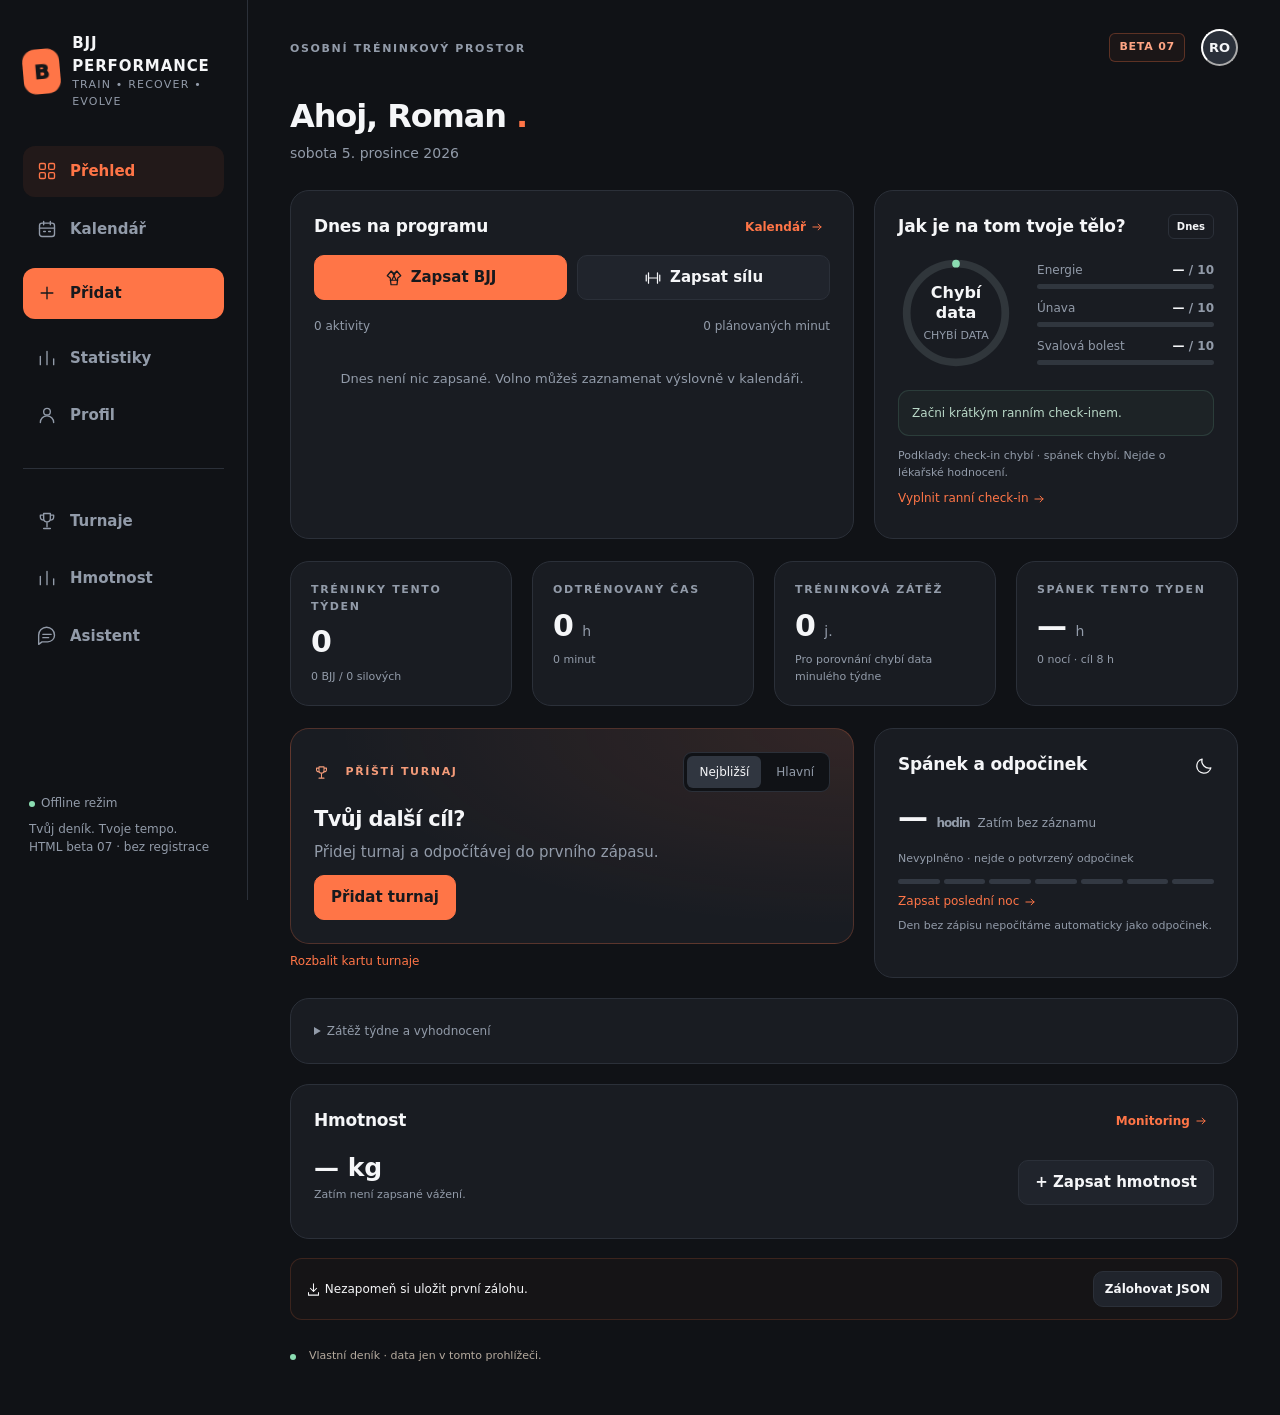
<file: reference/BJJ-Performance-Tracker-beta-v7.html>
<!doctype html>
<html lang="cs"><head><meta charset="utf-8"><meta name="viewport" content="width=device-width,initial-scale=1,viewport-fit=cover"><meta name="theme-color" content="#101216"><title>BJJ Performance Tracker — interaktivní beta</title>
<style>
[hidden]{display:none!important}:root{color-scheme:dark;--bg:#101216;--panel:#191c22;--panel2:#20242c;--line:#2b3039;--text:#f5f6f8;--muted:#929ba9;--accent:#ff7547;--green:#8bddb2;--red:#f8818f;--blue:#8cbcff;--radius:19px}*{box-sizing:border-box}body{margin:0;background:var(--bg);color:var(--text);font:15px/1.5 system-ui,-apple-system,BlinkMacSystemFont,'Segoe UI',sans-serif}button,input,select,textarea{font:inherit}button,a,input,select,textarea{-webkit-tap-highlight-color:transparent}button{cursor:pointer}button:focus-visible,a:focus-visible{outline:2px solid var(--accent);outline-offset:4px}button{color:inherit}a{color:var(--accent)}button svg{pointer-events:none}svg{vertical-align:middle}button:disabled{opacity:.4;cursor:not-allowed}.shell{max-width:1560px;margin:auto;display:grid;grid-template-columns:248px 1fr;min-height:100vh}.sidebar{padding:32px 23px;border-right:1px solid var(--line);position:sticky;top:0;height:100vh;display:flex;flex-direction:column}.brand{display:flex;align-items:center;gap:12px;margin-bottom:36px}.brandmark{width:45px;height:45px;background:var(--accent);color:#151719;display:grid;place-items:center;border-radius:13px;font-weight:950;font-size:20px;transform:rotate(-5deg)}.brand strong{font-size:15px;letter-spacing:.06em}.brand small{display:block;color:var(--muted);font-size:11px;letter-spacing:.11em}.nav{display:grid;gap:7px}.nav button{border:0;background:transparent;text-align:left;padding:14px;border-radius:12px;color:var(--muted);display:flex;gap:13px;align-items:center;font-weight:600}.nav button.active{color:var(--accent);background:#ff754714}.nav button:hover{background:#ffffff08}.nav .plus{background:var(--accent);color:#17191d;margin:7px 0}.nav .plus:hover{background:#ff916d}.sidefoot{margin-top:auto;color:var(--muted);font-size:12px;padding:20px 6px 0}.localdot{display:inline-block;width:6px;height:6px;border-radius:50%;background:var(--green);margin-right:6px}.main{padding:29px 42px 50px;min-width:0}.topline{display:flex;align-items:center;justify-content:space-between;gap:12px;margin-bottom:32px}.eyebrow{font-size:11px;font-weight:750;letter-spacing:.15em;text-transform:uppercase;color:var(--muted)}.topright{display:flex;align-items:center;gap:16px}.beta{font-size:11px;border:1px solid #ff75474a;background:#ff75470c;color:#ffa584;padding:5px 9px;border-radius:6px;font-weight:750;letter-spacing:.07em}.avatar{width:37px;height:37px;display:grid;place-items:center;background:#2a303a;border-radius:50%;font-size:13px;font-weight:750}.pagehead{display:flex;align-items:center;justify-content:space-between;gap:15px;margin-bottom:26px}.pagehead h1{font-size:32px;line-height:1.15;margin:0 0 8px;letter-spacing:-1.1px}.muted{color:var(--muted)}p{margin:0 0 12px}.pagehead p{margin:0;color:var(--muted);font-size:14px}h2{font-size:17px;margin:0 0 16px;letter-spacing:-.2px}h3{font-size:15px;margin:0 0 8px}.btn{border:1px solid var(--line);background:var(--panel2);border-radius:10px;min-height:44px;padding:10px 16px;font-weight:650;display:inline-flex;align-items:center;justify-content:center;gap:8px}.btn.primary{background:var(--accent);border-color:var(--accent);color:#17191d}.btn.ghost{background:transparent}.btn.danger{color:var(--red);background:#f8818f0c;border-color:#f8818f35}.btn.small{padding:7px 11px;min-height:36px;font-size:12px}.btn:hover{filter:brightness(1.12)}.grid{display:grid;gap:20px}.two{grid-template-columns:minmax(0,1.55fr) minmax(0,1fr)}.half{grid-template-columns:1fr 1fr}.metrics{grid-template-columns:repeat(4,1fr);margin:22px 0}.card{background:var(--panel);border:1px solid var(--line);border-radius:var(--radius);padding:23px;min-width:0}.cardhead{display:flex;align-items:center;justify-content:space-between;gap:12px;margin-bottom:16px}.cardhead h2{margin:0}.cardhead .link{border:0;background:none;color:var(--accent);font-size:12px;font-weight:650}.metric{padding:20px}.metric .number{font-size:30px;letter-spacing:-1px;font-weight:750;line-height:1.25;margin:8px 0}.metric .number small{font-size:14px;font-weight:450;letter-spacing:0;color:var(--muted)}.metric .foot{font-size:11px;color:var(--muted)}.positive{color:var(--green)}.tournament{background:radial-gradient(ellipse at 100% 0,#ff75471c,transparent 65%),var(--panel);border-color:#ff75473d;position:relative;overflow:hidden}.tournament .eyebrow{color:#f49b79}.tournament h2{font-size:25px;margin:17px 0 5px;letter-spacing:-.6px}.badge{font-size:10px;font-weight:700;padding:4px 8px;border:1px solid var(--line);border-radius:6px;display:inline-block}.badge.orange{color:#ffa584;border-color:#ff754742;background:#ff75470c}.badge.green{color:var(--green);border-color:#8bddb236;background:#8bddb20b}.countdown{display:flex;align-items:flex-end;gap:12px;margin:22px 0}.countdown strong{font-size:51px;letter-spacing:-2px;line-height:1}.countdown span{font-size:12px;color:var(--muted);padding-bottom:4px}.countdown .divider{height:38px;width:1px;background:#ffffff1c;margin:0 3px}.phases{display:flex;gap:5px;margin:20px 0 8px}.phases i{height:4px;border-radius:5px;background:#363333;flex:1}.phases i.on{background:var(--accent)}.miniline{display:flex;justify-content:space-between;align-items:center;gap:10px;font-size:12px}.session{border-top:1px solid var(--line);padding:17px 0;display:flex;gap:14px;align-items:center;width:100%;text-align:left;background:none;color:inherit;border-left:0;border-right:0;border-bottom:0}.session:last-child{padding-bottom:0}.session:hover{filter:brightness(1.2)}.session .time{width:45px;flex-shrink:0;font-size:13px;font-weight:700}.session .time small{display:block;font-size:11px;font-weight:400;color:var(--muted)}.activityicon{width:39px;height:39px;display:grid;place-items:center;border-radius:11px;flex-shrink:0;background:color-mix(in srgb,var(--act) 13%,transparent);color:var(--act)}.session .info{flex:1;min-width:0}.session strong{font-size:13px;display:block}.session small{color:var(--muted);font-size:11px}.session .arrow{color:var(--muted)}.recoveryrow{display:flex;gap:23px;align-items:center}.ring{position:relative;width:116px;height:116px;flex-shrink:0}.ring svg{transform:rotate(-90deg);width:100%;height:100%}.ring .inside{position:absolute;inset:0;display:flex;align-items:center;justify-content:center;flex-direction:column}.ring strong{font-size:31px;line-height:1.2}.ring small{font-size:10px;color:var(--muted)}.recoverydata{display:grid;gap:10px;flex:1;font-size:12px}.track{height:5px;background:#30363e;border-radius:5px;overflow:hidden;margin-top:5px}.track i{display:block;height:100%;background:var(--green);border-radius:5px}.note{background:#8bddb209;border:1px solid #8bddb223;border-radius:11px;padding:13px;font-size:12px;margin-top:19px;color:#b9d8c7}.note.orange{background:#ff754709;border-color:#ff754723;color:#d4b7aa}.sleepbig{display:flex;align-items:baseline;gap:8px;margin-bottom:12px}.sleepbig strong{font-size:30px;letter-spacing:-1px}.sleepbig span{font-size:12px;color:var(--muted)}.chart{width:100%;overflow:auto}.chart svg{display:block;min-width:300px;width:100%;height:auto}.chart text{font-family:inherit;fill:var(--muted);font-size:10px}.legend{display:flex;gap:18px;font-size:11px;color:var(--muted);align-items:center}.legend i{width:7px;height:7px;background:var(--accent);border-radius:2px;display:inline-block;margin-right:5px}.segmented{display:flex;gap:3px;background:#101216;border:1px solid var(--line);border-radius:9px;padding:3px;flex-wrap:wrap}.segmented button{border:0;background:none;color:var(--muted);padding:7px 12px;border-radius:6px;font-size:12px;min-height:32px}.segmented button.active{color:var(--text);background:#303640}.flex{display:flex;gap:10px;align-items:center;flex-wrap:wrap}.spread{justify-content:space-between}.calendarweek{display:grid;grid-template-columns:repeat(7,minmax(0,1fr));gap:7px}.day{border:1px solid var(--line);border-radius:12px;padding:11px 7px;min-height:180px}.day.today{border-color:#ff754769;background:#ff754706}.dayhead{width:100%;border:0;background:none;display:grid;gap:3px;justify-items:center;color:var(--muted);font-size:11px;margin-bottom:12px;cursor:pointer}.dayhead strong{color:var(--text);font-size:21px}.day.today .dayhead strong{color:var(--accent)}.event{width:100%;background:color-mix(in srgb,var(--act) 10%,transparent);border:1px solid color-mix(in srgb,var(--act) 24%,transparent);border-left:3px solid var(--act);border-radius:7px;padding:7px 5px;text-align:left;font-size:10px;margin-top:5px;overflow-wrap:anywhere;line-height:1.45}.event small{display:block;color:var(--muted);font-size:9px}.monthgrid{display:grid;grid-template-columns:repeat(7,1fr);gap:5px}.monthcell{min-height:86px;border:1px solid var(--line);border-radius:9px;padding:6px;text-align:left;background:transparent;min-width:0}.monthcell.today{border-color:var(--accent)}.monthcell span{display:block;font-size:12px}.monthcell small{display:block;font-size:9px;white-space:nowrap;overflow:hidden;text-overflow:ellipsis;color:var(--accent)}.empty{padding:25px 10px;text-align:center;color:var(--muted);font-size:13px}.forms{display:grid;gap:16px}.formrow{display:grid;grid-template-columns:1fr 1fr;gap:13px}label{display:block;color:var(--muted);font-size:12px}input,select,textarea{display:block;width:100%;border:1px solid #353d48;color:var(--text);background:#12151a;border-radius:9px;padding:11px 12px;margin-top:6px;min-height:44px}textarea{min-height:85px;resize:vertical}input:focus,select:focus,textarea:focus{outline:1px solid var(--accent);border-color:var(--accent)}input[type=range]{padding:0;accent-color:var(--accent);border:0;min-height:25px}input[type=checkbox]{width:18px;height:18px;min-height:0;margin:0;accent-color:var(--accent)}.checklabel{display:flex;gap:8px;align-items:center}.wide{width:100%}.hr{height:1px;background:var(--line);margin:20px 0}.addtiles{display:grid;grid-template-columns:repeat(3,1fr);gap:16px}.tile{color:inherit;text-align:left;min-height:178px;border:1px solid var(--line);border-radius:17px;background:var(--panel);padding:23px}.tile:hover{border-color:var(--accent)}.tile .activityicon{margin-bottom:16px}.tile h3{font-size:17px}.tile p{color:var(--muted);font-size:12px}.setrow{display:grid;grid-template-columns:1.5fr .7fr .8fr 35px;gap:7px;align-items:end}.setrow input,.setrow select{padding:9px 7px}.setrow .btn{padding:5px}.modalback{position:fixed;inset:0;background:#000a;backdrop-filter:blur(6px);z-index:100;display:flex;align-items:center;justify-content:center;padding:20px}.modal{width:620px;max-width:100%;max-height:92vh;overflow-y:auto;background:var(--panel);border:1px solid #3b414c;border-radius:22px;padding:25px}.modalheader{display:flex;justify-content:space-between;align-items:center;margin-bottom:20px;position:sticky;top:-25px;background:var(--panel);padding:10px 0;z-index:2}.modalheader h2{font-size:22px;margin:0}.close{width:36px;height:36px;border:1px solid var(--line);background:var(--panel2);border-radius:50%;font-size:22px}.toast{position:fixed;bottom:28px;left:50%;transform:translateX(-50%);z-index:200;background:#e6f5ec;color:#17261e;border-radius:12px;padding:13px 21px;box-shadow:0 10px 35px #0006;font-size:13px;max-width:90vw;text-align:center}.bottomnav{display:none}.chatanswer{white-space:pre-line;line-height:1.8;font-size:14px}.tag{font-size:11px;color:var(--muted)}.demoalert{font-size:11px;color:#b5aa9e;display:flex;align-items:center;gap:7px;margin-top:28px}.mobilename{display:none}.textbutton{border:0;background:none;color:var(--accent);font-size:12px;padding:8px 0}.streak{display:flex;gap:4px;margin-top:12px}.streak i{width:100%;height:5px;border-radius:5px;background:#333943}.streak i.on{background:#96baff}details{font-size:12px;color:var(--muted)}summary{cursor:pointer}#storagewarn{color:#ffd89a;padding:12px 20px;text-align:center;background:#513912;font-size:12px}footer{font-size:11px;color:var(--muted);margin-top:24px}dialog::backdrop{background:#0009}@media(min-width:1300px){.main{padding:32px 48px}.card{padding:25px}}@media(max-width:1080px){.shell{grid-template-columns:202px 1fr}.sidebar{padding:26px 15px}.main{padding:25px}.two{grid-template-columns:1fr 1fr}.metrics{gap:12px}.metric{padding:16px}.metric .number{font-size:25px}.recoveryrow{gap:12px}.ring{width:95px;height:95px}.addtiles{grid-template-columns:repeat(2,1fr)}}@media(max-width:800px){.shell{display:block}.sidebar{display:none}.main{padding:20px 18px 105px}.topline{margin-bottom:24px}.mobilename{display:inline;font-weight:850;letter-spacing:-.5px}.desktopname{display:none}.pagehead h1{font-size:27px}.pagehead{margin-bottom:20px}.pagehead .btn{font-size:12px;padding:9px 11px}.two{grid-template-columns:1fr}.metrics{grid-template-columns:repeat(2,1fr);gap:12px;margin:16px 0}.card{padding:20px}.bottomnav{position:fixed;bottom:0;left:0;right:0;z-index:60;background:#14171ef2;backdrop-filter:blur(18px);border-top:1px solid var(--line);display:flex;padding:8px 8px calc(8px + env(safe-area-inset-bottom))}.bottomnav button{flex:1;background:none;border:0;color:var(--muted);display:flex;flex-direction:column;align-items:center;gap:4px;font-size:10px;min-height:46px;justify-content:center}.bottomnav button.active{color:var(--accent)}.bottomnav .plus svg{background:var(--accent);color:#131519;border-radius:10px;width:37px;height:31px;padding:4px}.toast{bottom:92px}.calendarweek{overflow-x:auto;grid-template-columns:repeat(7,minmax(100px,1fr));padding-bottom:10px}.half{grid-template-columns:1fr}.topright{gap:9px}.addtiles{gap:12px}.tile{padding:20px}.modalback{padding:10px}.modal{max-height:94dvh;padding:22px 18px}.modalheader{top:-22px}.metric .number{font-size:29px}.metric .eyebrow{font-size:10px}.monthcell{min-height:69px;padding:4px}.monthcell small{font-size:8px}.recoveryrow{gap:23px}.ring{width:112px;height:112px}}
@media(prefers-reduced-motion:no-preference){.card,.tile{animation:appear .25s ease-out}@keyframes appear{from{opacity:.4;transform:translateY(6px)}to{opacity:1;transform:none}}}

.exerciseblock{border:1px solid #8cbcff35;border-radius:15px;background:#8cbcff05;padding:16px;display:grid;gap:13px}.exhead{display:flex;align-items:center;justify-content:space-between;gap:10px}.exhead strong{font-size:13px;color:var(--blue)}.seriesgrid{display:grid;grid-template-columns:27px 1fr 1fr 1.4fr 32px;gap:7px;align-items:end}.seriesgrid input,.seriesgrid select{padding:9px 7px;font-size:13px}.seriesgrid .btn{padding:4px;min-height:42px}.setindex{font-size:12px;color:var(--muted);padding-bottom:12px}.intensityfields{display:grid;grid-template-columns:.9fr 1fr;gap:4px}.excount{display:flex;gap:9px;align-items:end}.excount label{max-width:100px}.excount input{margin-top:4px}.lastperformance{font-size:11px;padding:9px 11px;border-radius:8px;background:#8cbcff0c;color:#c2d2e7}.compactt h2{font-size:21px;margin-top:12px}.compactt .countdown{margin:12px 0}.compactt .countdown strong{font-size:33px}.compactt .phases{display:none}.weeklist{display:grid;gap:15px}.weekday{border:1px solid var(--line);border-radius:13px;padding:15px}.weekday.istoday{border-color:#ff754760}.weekday .session{padding:12px 0}.daystatus{font-size:11px;padding:9px 0;color:var(--muted)}.quickbuttons{display:grid;grid-template-columns:1fr 1fr;gap:10px;margin-bottom:17px}.ring .inside strong{font-size:16px;max-width:88px;text-align:center;line-height:1.25}.ring .inside small{font-size:11px;margin-top:5px}.favouritechips{display:flex;gap:6px;flex-wrap:wrap}.exercise-library{display:flex;gap:6px;flex-wrap:wrap}.exercise-library button{font-size:11px}.deleteundo{color:#17261e;background:transparent;border:1px solid #17261e44;padding:5px 9px;border-radius:7px;margin-left:10px;font-weight:750}.strength-summary{font-size:12px;color:#bccce4;margin-top:6px}.backupbanner{display:flex;justify-content:space-between;gap:10px;align-items:center;border:1px solid #ff75472a;padding:12px 15px;border-radius:12px;font-size:12px;background:#ff754706;margin-top:19px}.modal .forms>details{border:1px solid var(--line);padding:13px;border-radius:12px}.modal summary{font-weight:700;color:#c6cdd7}.trainingadvanced{display:grid;gap:13px;padding-top:15px}.painnote{color:#efb297;font-size:12px}.seriesnote{grid-column:2 / -1}.seriesnote input{min-height:35px;padding:7px;font-size:12px}.formhint{font-size:11px;color:var(--muted);line-height:1.5;margin:0}.quicknumber{display:flex;gap:8px;align-items:center}.quicknumber select{width:100%}@media(max-width:500px){.seriesgrid{grid-template-columns:20px 1fr 1fr 1.4fr 28px;gap:5px}.exerciseblock{padding:12px}.seriesgrid input,.seriesgrid select{font-size:12px;padding:9px 4px}.intensityfields{gap:3px}.quickbuttons .btn{padding:10px 8px;font-size:12px}.modal{padding:18px 12px}.modalheader{top:-18px}.compactt .segmented button{padding:6px 8px}.exhead .btn{font-size:10px;padding:5px}.ring .inside strong{font-size:16px}}

.compact-exercise{display:grid;grid-template-columns:minmax(90px,1.5fr) 70px 85px 65px minmax(70px,1fr);gap:7px;align-items:end}.compact-exercise input{padding:9px 5px;min-width:0;font-size:13px}.compact-exercise label{min-width:0;font-size:10px}.compact-exercise .multiplier{display:grid;grid-template-columns:1fr 9px 1fr;align-items:center;gap:1px}.multiplier span{padding-top:6px;color:var(--muted);text-align:center}.compact-exercise .effortpair{display:grid;grid-template-columns:35px 1fr;gap:3px;align-items:end}.effortpair select{padding:9px 1px;appearance:none;text-align:center;font-size:11px;color:var(--blue);cursor:pointer}.exerciseblock{padding:13px;gap:10px}.exerciseblock .exhead{margin-bottom:0}.exerciseblock .exhead strong{font-size:11px}.exerciseblock details{border:0!important;padding:0!important}.exerciseblock details>summary{font-size:11px}.exerciseblock input[type=number]{appearance:textfield;-moz-appearance:textfield}.exerciseblock input::-webkit-inner-spin-button{appearance:none}.variedhint{font-size:10px;color:#d9b587;margin:0}.exercise-details{display:grid;gap:12px;padding-top:12px}.copy-panel{border:1px solid #ff754740;background:#ff754707;border-radius:14px;padding:15px;margin-top:12px;display:grid;gap:13px}.copy-grid{display:grid;grid-template-columns:repeat(7,minmax(0,1fr));gap:5px}.copy-grid .weekdaylabel{text-align:center;font-size:10px;color:var(--muted)}.copy-day{position:relative;min-height:43px;border:1px solid var(--line);border-radius:9px;background:var(--bg);display:flex;align-items:center;justify-content:center;font-size:13px;cursor:pointer;color:var(--text);gap:3px}.copy-day input{position:absolute;opacity:0;width:1px;height:1px;min-height:0;margin:0}.copy-day:has(input:checked){border-color:var(--accent);background:#ff754722;color:#ffba9f}.copy-day:has(input:focus-visible){outline:2px solid var(--accent);outline-offset:2px}.copy-day:has(input:disabled){opacity:.35;cursor:default}.copy-day .tick{position:absolute;top:2px;right:3px;font-size:8px;opacity:0}.copy-day:has(input:checked) .tick{opacity:1}.copy-selection{display:flex;flex-wrap:wrap;gap:5px}.copy-selection button{font-size:10px;border:1px solid var(--line);border-radius:6px;background:var(--panel2);padding:5px 7px}.copy-error{color:var(--red);font-size:12px;margin:0}.copy-actions{display:flex;gap:8px;flex-wrap:wrap}.copy-month{display:flex;align-items:center;gap:7px;justify-content:space-between}.copy-month strong{text-align:center;font-size:15px}.copy-footer{display:flex;justify-content:space-between;align-items:center;gap:10px}.copy-panel .btn{font-size:12px}.copy-panel .btn.primary{flex:1}.form-bottom-actions{display:flex;justify-content:space-between;align-items:center;gap:8px;flex-wrap:wrap}.copyhint{font-size:11px;color:var(--muted)}@media(max-width:500px){.compact-exercise{grid-template-columns:minmax(72px,1.5fr) 56px 62px 44px minmax(32px,.7fr);gap:4px}.compact-exercise input{font-size:12px;padding:10px 3px}.compact-exercise .effortpair{grid-template-columns:31px 1fr;gap:2px}.effortpair select{font-size:10px;padding-left:0;padding-right:0}.exerciseblock{padding:10px}.compact-exercise label{font-size:9px}.copy-panel{padding:12px}.copy-day{min-height:42px}.copy-month .btn{padding:6px 9px}.copy-actions .btn{padding:8px 10px}.form-bottom-actions .textbutton{font-size:12px}}

.goalpanel{border:1px solid #8cbcff28;background:#8cbcff06;border-radius:12px;padding:13px;margin-top:15px;display:grid;gap:5px}.goalpanel strong{font-size:15px}.goalpanel p{font-size:11px;color:var(--muted);margin:0}.weightgraph{width:100%;overflow:auto}.weightgraph svg{display:block;width:100%;min-width:280px}.weightgraph text{fill:var(--muted);font:10px system-ui}.healthrow{width:100%;border:0;border-top:1px solid var(--line);background:none;color:inherit;display:flex;justify-content:space-between;align-items:center;gap:12px;padding:13px 0;text-align:left}.healthrow strong{font-size:14px}.healthrow small{display:block;font-size:11px;color:var(--muted)}.healthtools{display:flex;gap:10px;flex-wrap:wrap;margin:18px 0}.healthtools .segmented{flex:1}.healthchartempty{text-align:center;padding:36px 10px;color:var(--muted);font-size:13px}@media(max-width:500px){.healthrow{gap:8px}.weightgraph svg{min-width:260px}}
</style></head><body><div id="storagewarn" hidden></div><div class="shell"><aside class="sidebar"><div class="brand"><div class="brandmark">B</div><div><strong>BJJ PERFORMANCE</strong><small>TRAIN • RECOVER • EVOLVE</small></div></div><nav class="nav" id="sidenav"></nav><div class="sidefoot"><div><i class="localdot"></i>Offline režim</div><p style="margin-top:8px">Tvůj deník. Tvoje tempo.<br>HTML beta 07 · bez registrace</p></div></aside><main class="main"><div class="topline"><div><span class="eyebrow desktopname">OSOBNÍ TRÉNINKOVÝ PROSTOR</span><span class="mobilename">BJJ <span style="color:var(--accent)">PERFORMANCE</span></span></div><div class="topright"><span class="beta">BETA 07</span><button class="avatar" data-nav="profile" title="Otevřít profil" id="avatar">JT</button></div></div><div id="app"></div></main></div><nav class="bottomnav" id="bottomnav" aria-label="Hlavní navigace"></nav><div id="overlay"></div><div id="toasts" aria-live="polite"></div><input type="file" id="importfile" accept="application/json,.json" hidden>
<script>
'use strict';
const icons={home:'<rect x="3" y="3" width="7" height="7" rx="1.5"/><rect x="14" y="3" width="7" height="7" rx="1.5"/><rect x="3" y="14" width="7" height="7" rx="1.5"/><rect x="14" y="14" width="7" height="7" rx="1.5"/>',calendar:'<rect x="3" y="5" width="18" height="16" rx="3"/><path d="M16 3v4M8 3v4M3 11h18M8 15h2m4 0h2"/>',plus:'<path d="M12 5v14M5 12h14"/>',stats:'<path d="M4 20V10m8 10V4m8 16v-7"/>',profile:'<circle cx="12" cy="8" r="4"/><path d="M4 21a8 8 0 0116 0"/>',cup:'<path d="M8 3h8v6a4 4 0 01-8 0V3zm0 2H4v2a4 4 0 004 4m8-6h4v2a4 4 0 01-4 4m-4 2v6m-4 2h8"/>',strength:'<path d="M6 5v14m12-14v14M3 8v8m18-8v8M6 12h12"/>',moon:'<path d="M20 15a9 9 0 01-11-11 9 9 0 1011 11z"/>',bolt:'<path d="M13 2L4 14h7l-1 8 10-13h-7z"/>',bjj:'<path d="M8 3l4 3 4-3 5 6-4 3-1 9H8l-1-9-4-3 5-6zm1 0l6 12M15 3L9 15m-2 0h10"/>',arrow:'<path d="M5 12h14m-5-5l5 5-5 5"/>',check:'<path d="M5 12l4 4L19 6"/>',chat:'<path d="M21 11a8 8 0 01-8 8H6l-4 3V11a9 9 0 0119 0z"/><path d="M7 10h10m-10 4h7"/>',download:'<path d="M12 3v12m-5-5l5 5 5-5M4 17v4h16v-4"/>',heart:'<path d="M20 5c-3-3-7-1-8 1-1-2-5-4-8-1-5 5 8 15 8 15s13-10 8-15z"/>'};
function icon(name,size=20){return `<svg width="${size}" height="${size}" viewBox="0 0 24 24" fill="none" stroke="currentColor" stroke-width="1.65" stroke-linecap="round" stroke-linejoin="round" aria-hidden="true">${icons[name]||icons.bjj}</svg>`}
const $=s=>document.querySelector(s),esc=v=>String(v??'').replace(/[&<>"']/g,c=>({'&':'&amp;','<':'&lt;','>':'&gt;','"':'&quot;',"'":'&#39;'}[c]));
const iso=(d=new Date())=>`${d.getFullYear()}-${String(d.getMonth()+1).padStart(2,'0')}-${String(d.getDate()).padStart(2,'0')}`,today=()=>iso(),add=(s,n)=>{let d=new Date(s+'T12:00:00');d.setDate(d.getDate()+n);return iso(d)},diff=(a,b)=>Math.round((Date.parse(b+'T12:00:00Z')-Date.parse(a+'T12:00:00Z'))/864e5),week=s=>add(s,-((new Date(s+'T12:00:00').getDay()+6)%7)),fmt=(s,opt={day:'numeric',month:'long'})=>new Date(s+'T12:00:00').toLocaleDateString('cs-CZ',opt),avg=a=>a.length?a.reduce((s,x)=>s+x,0)/a.length:0,num=(n,d=0)=>Number(n).toLocaleString('cs-CZ',{maximumFractionDigits:d}),uid=()=>Date.now().toString(36)+Math.random().toString(36).slice(2,9),clone=x=>JSON.parse(JSON.stringify(x));

const types=['BJJ No-Gi','BJJ Gi','BJJ Open Mat','Silový trénink','Kondiční trénink','Běh','Mobilita','Strečink','Regenerace','Aktivní regenerace','Volno','Turnaj nebo závod','Ostatní'];
const colors=['#b9a0ef','#ff7547','#ffb875','#8cbcff','#8bddb2','#c7d77a','#7dd5d7','#dca3d7','#8bd7c3','#82c9b4','#a0a7b0','#ffd17b','#c0b4ab'];
function isBjj(type){return ['BJJ No-Gi','BJJ Gi','BJJ Open Mat'].includes(type);}
function activityLabel(e){return e.type==='Ostatní'&&e.customActivity?'Ostatní · '+e.customActivity:e.type;}
function migrateActivities(b){if(!b||!Array.isArray(b.sessions))return b;if(b.weights===undefined)b.weights=[];const legacy={'BJJ – technika':'BJJ Gi','BJJ – sparring':'BJJ Gi','BJJ – drilling':'BJJ Gi','BJJ – open mat':'BJJ Open Mat','No-Gi grappling':'BJJ No-Gi','Vlastní aktivita':'Ostatní'};for(const e of b.sessions){if(!e||typeof e!=='object')continue;const old=e.type;if(legacy[old]){e.legacyType=e.legacyType||old;e.type=legacy[old];}if(e.type==='Ostatní'&&!e.customActivity)e.customActivity=typeof e.title==='string'&&e.title.trim()?e.title:'Vlastní aktivita';if(isBjj(e.type)&&e.hasSparring===undefined)e.hasSparring=old==='BJJ – sparring'||Number(e.rounds||0)>0;}return b;}
function tint(t){return colors[types.indexOf(t)]||'#ff7547'}function sporticon(t){return t==='Silový trénink'?'strength':/BJJ|No-Gi/.test(t)?'bjj':t==='Volno'?'moon':'bolt'}
function seed(){let sessions=[],sleep=[],checks=[];for(let i=27;i>=0;i--){let date=add(today(),-i);sleep.push({id:uid(),date,start:'23:00',end:i%3?'07:00':'06:30',hours:i%3?8:7.5,quality:7+i%2});checks.push({id:uid(),date,energy:7+i%2,soreness:3+i%3,fatigue:3+i%3,stress:3,motivation:8,rested:7});if(i&&i%4!==0){let strength=i%3===0;sessions.push({id:uid(),date,start:strength?'07:00':'18:00',end:strength?'08:00':'19:30',duration:strength?60:90,type:strength?'Silový trénink':i%2?'BJJ No-Gi':'BJJ Gi',title:strength?'Síla celého těla':i%2?'Technika · guard passing':'BJJ · poziční sparring',rpe:strength?6:i%2?6:8,status:'done',hasSparring:!strength&&i%2===0,rounds:!strength&&i%2===0?5:0,roundMinutes:5,notes:'',techniques:strength?'':'Knee cut, kontrola side control',sets:strength?[...Array.from({length:3},()=>({exercise:'Dřep',reps:5,weight:75+(27-i),effort:7,mode:'RPE',notes:'',exerciseNotes:'Plynulý pohyb, pevný střed.'})),{exercise:'Shyby',reps:8,weight:0,effort:2,mode:'RIR',notes:'Bez švihu.'},...Array.from({length:3},()=>({exercise:'Bench press',reps:6,weight:65,effort:7.5,mode:'RPE',notes:''}))]:[]});}}
 sessions.push({id:uid(),date:today(),start:'18:00',end:'19:30',duration:90,type:'BJJ Gi',hasSparring:true,rounds:5,roundMinutes:5,title:'BJJ · technika a sparring',rpe:8,status:'planned',notes:'Zaměřit se na udržení pozice po přechodu guardu.',techniques:'Knee cut, side control',sets:[]},{id:uid(),date:today(),start:'20:00',end:'20:20',duration:20,type:'Mobilita',title:'Mobilita · kyčle a ramena',rpe:3,status:'planned',notes:'Lehce, bez bolesti.',sets:[]});for(let i=1;i<9;i++)if(i%3!==0)sessions.push({id:uid(),date:add(today(),i),start:i%2?'18:00':'07:00',end:i%2?'19:30':'08:00',duration:i%2?90:60,type:i%2?'BJJ Gi':'Silový trénink',title:i%2?'BJJ · drilling a technika':'Síla · celé tělo',rpe:6,status:'planned',notes:'',sets:[]});return {version:1,demo:true,weights:Array.from({length:14},(_,i)=>({id:uid(),date:add(today(),i-13),time:'07:00',kg:Math.round((83-(i*.08)+(i%3)*.1)*100)/100,notes:'Ukázkové ranní vážení'})),profile:{name:'Jakub',sleepGoal:8,goal:'Zlepšit se na žíněnce. Zůstat zdravý.',belt:'Modrý'},sessions,sleep,checks,tournaments:[{id:uid(),name:'Prague BJJ Open',date:add(today(),59),place:'Praha · sportovní hala',priority:'A',main:true,weightCategory:'do 79,3 kg',targetWeight:79.3,weightGoalMode:'limit',notes:'Hlavní cíl sezóny. Gi kategorie.'}]};}

const KEY='bjj-performance-html-beta-v1';let db,storage=true,storageLocked=false,savedRaw=null;
try{savedRaw=localStorage.getItem(KEY);db=savedRaw!==null?validate(JSON.parse(savedRaw)):seed();}catch(e){db=seed();storage=false;storageLocked=savedRaw!==null;}
function save(){if(storageLocked){storage=false;}else{try{localStorage.setItem(KEY,JSON.stringify(db));storage=true;}catch(e){storage=false;}}let warning=$('#storagewarn');warning.hidden=storage;warning.innerHTML=storageLocked?'Původní deník nelze načíst. Zobrazuje se neukládaná ukázka; původní data nepřepisujeme. Obnov platnou zálohu v Profilu. <button class="btn small" data-action="recover-raw">Stáhnout původní data</button>':'Prohlížeč nepovoluje místní ukládání nebo je úložiště plné. Změny jsou jen pro toto otevření stránky. Použij Export JSON.';return storage;}
function validDate(s){return typeof s==='string'&&/^\d{4}-\d{2}-\d{2}$/.test(s)&&!isNaN(Date.parse(s+'T12:00:00'))&&iso(new Date(s+'T12:00:00'))===s}function finite(n,a,b){return typeof n==='number'&&Number.isFinite(n)&&n>=a&&n<=b}function validate(b){migrateActivities(b);if(!b||b.version!==1||!b.profile||typeof b.profile.name!=='string'||!finite(b.profile.sleepGoal,1,24)||!['sessions','sleep','checks','tournaments','weights'].every(k=>Array.isArray(b[k])&&b[k].length<20000))throw Error('Neplatný formát zálohy.');let ids=new Set(),dailyIds=new Set();for(const key of ['sessions','sleep','checks','tournaments','weights'])for(const e of b[key]){if(typeof e.id!=='string'||ids.has(e.id)||!validDate(e.date))throw Error('Neplatný záznam nebo duplicitní ID.');ids.add(e.id);if(['sleep','checks'].includes(key)){const daily=key+e.date;if(dailyIds.has(daily))throw Error('Záloha obsahuje duplicitní denní záznam.');dailyIds.add(daily);}if(key==='sessions'&&(!types.includes(e.type)||!finite(e.duration,0,1440)||!finite(e.rpe,1,10)||!['planned','done','skipped'].includes(e.status)||!/^([01]\d|2[0-3]):[0-5]\d$/.test(e.start)||!/^([01]\d|2[0-3]):[0-5]\d$/.test(e.end)||typeof e.title!=='string'||!Array.isArray(e.sets||[])))throw Error('Neplatný trénink.');if(key==='sessions'&&e.type==='Ostatní'&&(typeof e.customActivity!=='string'||!e.customActivity.trim()||e.customActivity.length>120))throw Error('Doplň vlastní název aktivity.');if(key==='sessions'&&e.hasSparring!==undefined&&typeof e.hasSparring!=='boolean')throw Error('Neplatná volba sparringu.');if(key==='sessions')for(const s of e.sets||[])if(typeof s.exercise!=='string'||!finite(s.reps,0,1000)||!Number.isInteger(s.reps)||!finite(s.weight,0,2000)||(s.effort!==undefined&&!finite(s.effort,s.mode==='RIR'?0:1,10))||(s.mode!==undefined&&!['RPE','RIR'].includes(s.mode))||(s.notes!==undefined&&typeof s.notes!=='string')||(s.exerciseNotes!==undefined&&typeof s.exerciseNotes!=='string'))throw Error('Neplatná série.');if(key==='sleep'&&(!finite(e.hours,0,24)||!finite(e.quality,1,10)))throw Error('Neplatný spánek.');if(key==='checks'&&e.painLevel!==undefined&&!finite(e.painLevel,0,10))throw Error('Neplatná intenzita bolesti.');if(key==='sessions'&&e.rounds!==undefined&&(!finite(e.rounds,0,100)||!Number.isInteger(e.rounds)||!finite(e.roundMinutes,0,60)))throw Error('Neplatný sparring.');if(key==='checks'&&!['energy','soreness','fatigue','stress','motivation','rested'].every(k=>finite(e[k],1,10)))throw Error('Neplatný ranní stav.');if(key==='weights'&&(!finite(e.kg,1,500)||!/^([01]\d|2[0-3]):[0-5]\d$/.test(e.time)))throw Error('Hmotnost musí být 1–500 kg a čas HH:MM.');if(key==='tournaments'&&e.targetWeight!==undefined&&(!finite(e.targetWeight,1,500)||!['target','limit'].includes(e.weightGoalMode||'target')))throw Error('Neplatný váhový cíl turnaje.');if(key==='tournaments'&&(typeof e.name!=='string'||!['A','B','C'].includes(e.priority)))throw Error('Neplatný turnaj.');}return b}
let route='home',calDate=today(),calMode='Týden',period=7,metric='Zátěž',targetMode='Nejbližší',toastTimer;
const navs=[['home','Přehled','home'],['calendar','Kalendář','calendar'],['add','Přidat','plus'],['stats','Statistiky','stats'],['profile','Profil','profile']];function navhtml(bottom=false){return navs.map(([r,title,ic])=>`<button data-nav="${r}" class="${r===route?'active ':''}${r==='add'?'plus':''}">${icon(ic)}<span>${title}</span></button>`).join('')+(bottom?'':`<div class="hr"></div><button data-nav="tournaments" class="${route==='tournaments'?'active':''}">${icon('cup')}Turnaje</button><button data-nav="weight" class="${route==='weight'?'active':''}">${icon('stats')}Hmotnost</button><button data-nav="assistant" class="${route==='assistant'?'active':''}">${icon('chat')}Asistent</button>`)}
function btn(text,action,cls=''){return `<button class="btn ${cls}" data-action="${action}">${text}</button>`}function head(title,sub,action=''){return `<div class="pagehead"><div><h1>${title}</h1><p>${sub}</p></div>${action}</div>`}function badge(text,cls=''){return `<span class="badge ${cls}">${esc(text)}</span>`}function stat(label,value,unit,foot){return `<div class="card metric"><div class="eyebrow">${label}</div><div class="number">${value} <small>${unit}</small></div><div class="foot">${foot}</div></div>`}
function completed(from,to){return db.sessions.filter(x=>x.status==='done'&&x.type!=='Volno'&&x.date>=from&&x.date<=to)}function summary(from,to){let ts=completed(from,to),ss=db.sleep.filter(x=>x.date>=from&&x.date<=to);return {count:ts.length,load:ts.reduce((s,e)=>s+e.duration*e.rpe,0),minutes:ts.reduce((s,e)=>s+e.duration,0),rpe:avg(ts.map(x=>x.rpe)),bjj:ts.filter(x=>/BJJ|No-Gi/.test(x.type)).length,strength:ts.filter(x=>x.type==='Silový trénink').length,sleep:avg(ss.map(x=>x.hours)),nights:ss.length};}function recovery(date=today()){let c=db.checks.find(x=>x.date===date),s=db.sleep.find(x=>x.date===date);if(!c)return null;let subjective=avg([c.energy-1,c.motivation-1,c.rested-1,10-c.soreness,10-c.fatigue,10-c.stress])/9*100;let prev=summary(add(date,-1),add(date,-1)).load;return Math.round(subjective*(s?.6:.85)+(s?Math.min(s.hours/db.profile.sleepGoal,1)*25:0)+Math.max(0,100-prev/12)*.15)}
function prep(t){let d=diff(today(),t.date);return d>56?['Obecná příprava',0]:d>28?['Rozvoj síly a kondice',1]:d>14?['Specifická BJJ příprava',2]:d>7?['Ladění formy',3]:d>=0?['Turnajový týden',4]:['Po turnaji',4]}
function target(){let list=db.tournaments.filter(x=>x.date>=today()).sort((a,b)=>a.date.localeCompare(b.date));return targetMode==='Hlavní'?list.find(x=>x.main):list[0]}
function tournamentCard(){let t=target();return `<div class="card tournament"><div class="flex spread"><span class="eyebrow">${icon('cup',15)} &nbsp; PŘÍŠTÍ TURNAJ</span><div class="segmented">${['Nejbližší','Hlavní'].map(x=>`<button data-target="${x}" class="${targetMode===x?'active':''}">${x}</button>`).join('')}</div></div>${t?`<h2>${esc(t.name)}</h2><div class="muted" style="font-size:12px">${fmt(t.date,{day:'numeric',month:'long',year:'numeric'})} &nbsp; / &nbsp; ${esc(t.place)}</div><div class="countdown"><strong>${Math.floor(diff(today(),t.date)/7)}</strong><span>týdnů</span><i class="divider"></i><strong>${diff(today(),t.date)%7}</strong><span>dní do turnaje</span></div><div class="miniline"><span>${badge('Priorita '+t.priority,'orange')}</span><button class="textbutton" data-edit="tournaments:${esc(t.id)}">Detail turnaje ${icon('arrow',14)}</button></div><div class="phases">${Array.from({length:5},(_,i)=>`<i class="${i<=prep(t)[1]?'on':''}"></i>`).join('')}</div><div class="miniline"><span class="muted">Fáze přípravy</span><strong>${prep(t)[0]}</strong></div>${weightGoalCard(t)}`:`<h2>Tvůj další cíl?</h2><p class="muted">Přidej turnaj a odpočítávej do prvního zápasu.</p>${btn('Přidat turnaj','new-tournaments','primary')}`}</div>`}
function session(e){return `<button class="session" data-edit="sessions:${esc(e.id)}"><span class="time">${esc(e.start)}<small>${esc(e.end)}</small></span><span class="activityicon" style="--act:${tint(e.type)}">${icon(sporticon(e.type))}</span><span class="info"><strong>${esc(e.title)}</strong><small>${esc(activityLabel(e))} · ${e.duration} min · RPE ${e.rpe}</small>${isBjj(e.type)&&e.hasSparring?`<span class="strength-summary">+ sparring${e.rounds&&e.roundMinutes?' · '+e.rounds+' × '+e.roundMinutes+' min':''} · v rámci tréninku</span>`:''}${e.type==='Silový trénink'?`<span class="strength-summary">${groupSets(e.sets||[]).length} cviků · ${(e.sets||[]).length} sérií${e.favorite?' · ★ oblíbený':''}</span>`:''}</span>${e.status==='done'?badge('Hotovo','green'):e.status==='skipped'?badge('Vynecháno'):''}<span class="arrow">${icon('arrow',15)}</span></button>`}
function bars(values,labels,{color='#ff7547',goal=0,unit='j.',height=150}={}){let max=Math.max(...values,goal,1)*1.15,w=560,h=height,pad=22,bw=Math.max(3,(w-50)/values.length*.48);return `<div class="chart"><svg viewBox="0 0 ${w} ${h+35}" role="img" aria-label="Interaktivní graf; klepni na sloupec pro hodnotu">${[0,.5,1].map(a=>`<line x1="25" x2="${w-5}" y1="${h-a*(h-pad)}" y2="${h-a*(h-pad)}" stroke="#303640" stroke-dasharray="3 5"/>`).join('')}${goal?`<line x1="25" x2="${w-5}" y1="${h-goal/max*(h-pad)}" y2="${h-goal/max*(h-pad)}" stroke="#8cbcff" stroke-dasharray="5 4"/>`:''}${values.map((v,i)=>{let x=30+i*(w-45)/values.length+(w-45)/values.length/2-bw/2,y=h-v/max*(h-pad);return `<g tabindex="0" role="button" data-chart="${esc(labels[i]+': '+num(v,1)+' '+unit)}" aria-label="${esc(labels[i]+', '+num(v,1)+' '+unit)}"><title>${esc(labels[i])}: ${num(v,1)} ${unit}</title><rect x="${x-7}" y="5" width="${bw+14}" height="${h}" fill="transparent"/><rect x="${x}" y="${y}" width="${bw}" height="${Math.max(2,h-y)}" rx="4" fill="${color}" opacity="${i===values.length-1?1:.65}"/>${values.length<=14||i%Math.ceil(values.length/8)===0?`<text text-anchor="middle" x="${x+bw/2}" y="${h+22}">${esc(labels[i])}</text>`:''}</g>`}).join('')}</svg></div>`}
function recoveryCard(){let c=db.checks.find(x=>x.date===today()),r=recovery();return `<div class="card"><div class="cardhead"><h2>Jak je na tom tvoje tělo?</h2>${badge('Dnes')}</div><div class="recoveryrow"><div class="ring"><svg viewBox="0 0 120 120"><circle cx="60" cy="60" r="51" fill="none" stroke="#30363b" stroke-width="8"/><circle cx="60" cy="60" r="51" fill="none" stroke="${r!==null&&r<45?'#f8818f':'#8bddb2'}" stroke-width="8" stroke-linecap="round" stroke-dasharray="${(r||0)/100*320.44} 320.44"/></svg><div class="inside"><strong>${recoveryLabel(r)}</strong><small>${r===null?'CHYBÍ DATA':r+' / 100 · ODHAD'}</small></div></div><div class="recoverydata">${[['Energie',c?.energy,'#8bddb2'],['Únava',c?.fatigue,'#e9b57f'],['Svalová bolest',c?.soreness,'#b8a3da']].map(([k,v,color])=>`<div><div class="miniline"><span class="muted">${k}</span><strong>${v??'—'} <span class="muted">/ 10</span></strong></div><div class="track"><i style="width:${(v||0)*10}%;background:${color}"></i></div></div>`).join('')}</div></div><div class="note">${r===null?'Začni krátkým ranním check-inem.':r<45?'Dnes zvaž lehčí trénink a více prostoru pro odpočinek.':'Drž se plánu a přizpůsob intenzitu tomu, jak se cítíš.'}</div><p class="formhint" style="margin-top:12px">Podklady: ${c?'dnešní check-in':'check-in chybí'} · ${db.sleep.some(x=>x.date===today())?'dnešní spánek':'spánek chybí'}. Nejde o lékařské hodnocení.</p>${c?.painLocation?`<p class="painnote">Omezení: ${esc(c.painLocation)} · ${c.painLevel||0}/10. ${esc(c.painNotes||'')}</p>`:''}<button class="textbutton" data-action="new-checks">${c?'Upravit ranní check-in':'Vyplnit ranní check-in'} ${icon('arrow',14)}</button></div>`}
function home(){let start=week(today()),s=summary(start,today()),prev=summary(add(start,-7),add(today(),-7)),plan=db.sessions.filter(x=>x.date===today()).sort((a,b)=>a.start.localeCompare(b.start)),last=db.sleep.filter(x=>x.date<=today()).sort((a,b)=>a.date.localeCompare(b.date)).at(-1),days=Array.from({length:7},(_,i)=>add(start,i));return head(`Ahoj, ${esc(db.profile.name||'sportovče')} <span style="color:var(--accent)">.</span>`,fmt(today(),{weekday:'long',day:'numeric',month:'long',year:'numeric'}))+`<div class="grid two"><div class="card"><div class="cardhead"><h2>Dnes na programu</h2><button class="link" data-nav="calendar">Kalendář ${icon('arrow',14)}</button></div><div class="quickbuttons">${btn(icon('bjj',18)+' Zapsat BJJ','new-sessions','primary')}${btn(icon('strength',18)+' Zapsat sílu','new-strength')}</div><div class="miniline muted" style="margin-bottom:9px"><span>${plan.length} aktivity</span><span>${plan.reduce((a,e)=>a+e.duration,0)} plánovaných minut</span></div>${plan.length?plan.map(session).join(''):'<div class="empty">Dnes není nic zapsané. Volno můžeš zaznamenat výslovně v kalendáři.</div>'}</div>${recoveryCard()}</div><div class="grid metrics">${stat('Tréninky tento týden',s.count,'',`${s.bjj} BJJ / ${s.strength} silových`)}${stat('Odtrénovaný čas',num(s.minutes/60,1),'h',`${s.minutes} minut`)}${stat('Tréninková zátěž',num(s.load),'j.',prev.load?`${num((s.load/prev.load-1)*100)} % proti stejným dnům minulého týdne`:'Pro porovnání chybí data minulého týdne')}${stat('Spánek tento týden',s.nights?num(s.sleep,1):'—','h',`${s.nights} nocí · cíl ${db.profile.sleepGoal} h`)}</div><div class="grid two"><div class="${db.profile.compactTournament===false?'':'compactt'}">${tournamentCard()}<button class="textbutton" data-action="toggle-tournament">${db.profile.compactTournament===false?'Zmenšit kartu turnaje':'Rozbalit kartu turnaje'}</button></div><div class="card"><div class="cardhead"><h2>Spánek a odpočinek</h2>${icon('moon',19)}</div><div class="sleepbig"><strong>${last?num(last.hours,1):'—'} <span>hodin</span></strong><span>${last?fmt(last.date):'Zatím bez záznamu'}</span></div><p class="tag">${dayStatus(today())}</p><div class="streak">${Array.from({length:7},(_,i)=>{let v=db.sleep.find(x=>x.date===add(today(),i-6));return `<i class="${v?'on':''}" style="${v&&v.hours<db.profile.sleepGoal?'opacity:.5':''}" title="${v?`${v.date}: ${v.hours} h`:'Bez záznamu'}"></i>`}).join('')}</div><button class="textbutton" data-action="new-sleep">Zapsat poslední noc ${icon('arrow',14)}</button><p class="formhint">Den bez zápisu nepočítáme automaticky jako odpočinek.</p></div></div><details class="card" style="margin-top:20px"><summary>Zátěž týdne a vyhodnocení</summary><div style="padding-top:18px">${bars(days.map(d=>summary(d,d).load),days.map(d=>fmt(d,{weekday:'short'})))}<button class="textbutton" data-nav="report">Týdenní vyhodnocení ${icon('arrow',14)}</button></div></details>${healthDashboardCard()}${backupReminder()}<div class="demoalert">${db.demo?badge('UKÁZKOVÁ DATA'):'<i class="localdot"></i>'}<span>${db.demo?'Ukázkový deník · vše můžeš upravovat.':'Vlastní deník · data jen v tomto prohlížeči.'}</span></div>`}
function calendar(){let start=calMode==='Den'?calDate:calMode==='Týden'?week(calDate):calDate.slice(0,8)+'01',end=calMode==='Den'?start:calMode==='Týden'?add(start,6):iso(new Date(Number(start.slice(0,4)),Number(start.slice(5,7)),0));let days=Array.from({length:diff(start,end)+1},(_,i)=>add(start,i));const events=d=>[...db.sessions.filter(x=>x.date===d).map(x=>({...x,key:'sessions',label:x.title,color:tint(x.type)})),...db.tournaments.filter(x=>x.date===d).map(x=>({...x,key:'tournaments',label:x.name,color:'#ffd17b',start:'Turnaj'}))];return head('Tvůj tréninkový týden','Plánuj s rozmyslem. Trénuj s cílem.',btn(icon('plus',17)+' Přidat aktivitu','new-sessions','primary'))+`<div class="card"><div class="cardhead"><div class="flex">${btn('‹','cal-prev','small ghost')}<strong>${fmt(start,{day:'numeric',month:'short'})}${start!==end?' – '+fmt(end,{day:'numeric',month:'short',year:'numeric'}):''}</strong>${btn('›','cal-next','small ghost')}${btn('Dnes','cal-today','small ghost')}</div><div class="segmented">${['Den','Týden','Měsíc'].map(x=>`<button data-calmode="${x}" class="${calMode===x?'active':''}">${x}</button>`).join('')}</div></div>${calMode==='Týden'?weekList(days):calMode==='Měsíc'?`<div class="monthgrid">${['Po','Út','St','Čt','Pá','So','Ne'].map(x=>`<span class="tag" style="text-align:center">${x}</span>`).join('')}${Array.from({length:(new Date(start+'T12:00:00').getDay()+6)%7},()=>'<div></div>').join('')}${days.map(d=>`<button class="monthcell ${d===today()?'today':''}" data-day="${d}"><span>${Number(d.slice(-2))}</span>${events(d).slice(0,3).map(e=>`<small>${esc(e.label)}</small>`).join('')}</button>`).join('')}</div>`:`${db.sessions.filter(x=>x.date===calDate).map(session).join('')||'<div class="empty">V tento den nemáš trénink.</div>'}${db.tournaments.filter(x=>x.date===calDate).map(t=>`<button class="btn wide" data-edit="tournaments:${esc(t.id)}">${icon('cup')} ${esc(t.name)}</button>`).join('')}${btn('Přidat trénink v tomto dni','new-selected','primary')}`}</div><div class="flex" style="margin-top:17px">${btn('Zobrazit turnaje','nav-tournaments')}${btn('Zkopírovat týden dopředu','copy-week')}${btn('Historie tréninků','nav-history')}</div><div class="legend" style="margin-top:22px;flex-wrap:wrap">${[['BJJ','#ff7547'],['Síla','#8cbcff'],['Kondice','#8bddb2'],['Turnaj','#ffd17b']].map(([l,c])=>`<span><i style="background:${c}"></i>${l}</span>`).join('')}</div>`}
function addPage(){return head('Každý zápis se počítá.','Co chceš dnes zaznamenat?')+`<div class="addtiles">${[['sessions','bjj','BJJ trénink','Technika, pozice, sparring a RPE.'],['strength','strength','Silový trénink','Cviky, série, opakování a váhy.'],['sleep','moon','Spánek','Poslední noc a tvoje regenerace.'],['checks','heart','Ranní check-in','Šest otázek. Půl minuty pro sebe.'],['tournaments','cup','Turnaj','Nový cíl, registrace a odpočet.'],['conditioning','bolt','Kondice a mobilita','Vše, co podporuje tvůj výkon.'],['recovery','moon','Regenerace','Odpočinkové a regenerační aktivity.'],['other','plus','Ostatní','Pojmenuj si vlastní aktivitu.'],['weights','stats','Hmotnost','Datum, čas, kilogramy a vývoj.']].map(([key,ic,title,desc])=>`<button class="tile" data-action="new-${key}"><div class="activityicon" style="--act:${key==='strength'?'#8cbcff':key==='sleep'?'#b9a0ef':'#ff996b'}">${icon(ic,23)}</div><h3>${title}</h3><p>${desc}</p><span class="tag">Přidat záznam ${icon('arrow',13)}</span></button>`).join('')}</div>${favoriteStarts()}`}
function statsPage(){let from=add(today(),1-period),s=summary(from,today()),days=Array.from({length:period},(_,i)=>add(from,i));let values=days.map(d=>{let ts=completed(d,d),c=db.checks.find(x=>x.date===d),sl=db.sleep.find(x=>x.date===d);return metric==='Zátěž'?summary(d,d).load:metric==='Spánek'?sl?.hours||0:metric==='Regenerace'?recovery(d)||0:metric==='Energie'?c?.energy||0:metric==='Únava'?c?.fatigue||0:ts.length});return head('Výkon v souvislostech','Záznamy, které se mění v užitečný přehled.')+`<div class="flex spread"><div class="segmented">${[7,30,90].map(n=>`<button data-period="${n}" class="${period===n?'active':''}">${n} dní</button>`).join('')}</div><span class="tag">${fmt(from)} – ${fmt(today())}</span></div><div class="grid metrics">${stat('Tréninky',s.count,'',`${s.bjj} BJJ / ${s.strength} síla`)}${stat('Celková zátěž',num(s.load),'j.','Minuty × subjektivní RPE')}${stat('Čas tréninku',num(s.minutes/60,1),'h',`${s.minutes} minut`)}${stat('Průměrný spánek',s.nights?num(s.sleep,1):'—','h',`${s.nights} zaznamenaných nocí`)}</div><div class="card"><div class="cardhead"><h2>Jak se vyvíjíš</h2></div><div class="segmented" style="margin-bottom:16px">${['Zátěž','Tréninky','Spánek','Regenerace','Energie','Únava'].map(m=>`<button data-metric="${m}" class="${metric===m?'active':''}">${m}</button>`).join('')}</div>${bars(values,days.map(d=>fmt(d,{day:'numeric',month:'numeric'})),{color:metric==='Spánek'?'#8cbcff':metric==='Regenerace'?'#8bddb2':'#ff7547',unit:metric==='Spánek'?'h':metric==='Zátěž'?'j.':metric==='Tréninky'?'tréninků':'bodů',goal:metric==='Spánek'?db.profile.sleepGoal:0,height:190})}<p class="tag" style="margin-top:10px">Klepni na sloupec. Dny bez záznamu jsou zobrazené u nuly, neznamenají naměřenou hodnotu.</p></div><div class="grid half" style="margin-top:20px"><div class="card"><h2>Silový deník</h2>${completed(from,today()).filter(e=>e.type==='Silový trénink').slice(-5).reverse().map(e=>`<button class="session" data-edit="sessions:${esc(e.id)}"><span class="info"><strong>${esc(e.title)}</strong><small>${fmt(e.date)} · ${(e.sets||[]).length} sérií</small></span><strong>${num((e.sets||[]).reduce((s,x)=>s+x.reps*x.weight,0))} <span class="tag">kg objem</span></strong></button>`).join('')||'<p class="muted">Zapiš první silový trénink.</p>'}</div><div class="card"><h2>Co říkají tvoje data</h2>${advice().map(t=>`<p style="font-size:13px">${esc(t)}</p>`).join('')}${btn('Otevřít asistenta','nav-assistant','small')}</div></div>`}
function advice(){let start=week(today()),s=summary(start,today()),prev=summary(add(start,-7),add(today(),-7)),a=[];if(s.count)a.push(`Tento týden máš ${s.count} absolvovaných tréninků, ${s.minutes} minut a zátěž ${num(s.load)} jednotek.`);else a.push('Tento týden zatím chybí absolvované tréninky. Naplánované aktivity se do zátěže nepočítají.');if(s.nights)a.push(`Spánek: průměr ${num(s.sleep,1)} h z ${s.nights} nocí. Cíl je ${db.profile.sleepGoal} h.${s.sleep<db.profile.sleepGoal?' Zkus vytvořit více prostoru pro spánek.':''}`);else a.push('Pro vyhodnocení spánku zatím chybí záznamy.');let r=recovery();if(r!==null&&r<50)a.push(`Dnešní orientační regenerace je ${r}/100. Zvaž lehčí aktivitu a podle pocitu prober zátěž s trenérem.`);if(prev.load)a.push(`Zátěž proti stejným dnům minulého týdne se změnila o ${num((s.load/prev.load-1)*100)} %. Porovnávám stejně dlouhá období.`);return a}
function tournamentPage(){return head('Další výzva čeká.','Od přípravy až po poslední zápas.',btn(icon('plus',16)+' Přidat turnaj','new-tournaments','primary'))+`<div class="grid half">${db.tournaments.slice().sort((a,b)=>a.date.localeCompare(b.date)).map(t=>`<div class="card tournament"><div class="flex spread">${badge('Priorita '+t.priority,'orange')}${t.main?badge('Hlavní turnaj','green'):''}</div><h2>${esc(t.name)}</h2><p class="muted">${fmt(t.date,{day:'numeric',month:'long',year:'numeric'})}<br>${esc(t.place)}</p><h3>${diff(today(),t.date)>=0?`${diff(today(),t.date)} dní do turnaje`:'Proběhlý turnaj'}</h3><p class="tag">${prep(t)[0]}</p>${weightGoalCard(t)}<button class="btn" data-edit="tournaments:${esc(t.id)}">Upravit turnaj ${icon('arrow',15)}</button></div>`).join('')||'<div class="card empty">Zatím žádný turnaj. Přidej si svůj příští cíl.</div>'}</div>`}
function history(){return head('Tréninkový deník','Vyhledávej podle názvu, techniky nebo data.')+`<div class="card"><label>Hledat<input id="search" type="search" placeholder="Např. guard, dřep, 2026-10…"></label><div id="historylist">${historyRows('')}</div></div>`}function historyRows(q){let list=db.sessions.filter(e=>JSON.stringify(e).toLocaleLowerCase('cs').includes(q.toLocaleLowerCase('cs'))).sort((a,b)=>b.date.localeCompare(a.date));return list.map(e=>`<div class="tag" style="padding-top:14px">${fmt(e.date,{weekday:'short',day:'numeric',month:'long'})}</div>${session(e)}`).join('')||'<div class="empty">Žádné odpovídající záznamy.</div>'}
function profilePage(){return head('Tvůj profil. Tvoje data.','Bez účtu a bez předplatného.')+`<div class="grid half"><div class="card"><h2>Osobní cíle</h2><form id="profileform" class="forms"><label>Jméno nebo přezdívka<input name="name" maxlength="60" value="${esc(db.profile.name)}"></label><label>BJJ pásek<select name="belt">${['Bílý','Modrý','Fialový','Hnědý','Černý','Neuveden'].map(x=>`<option ${x===db.profile.belt?'selected':''}>${x}</option>`).join('')}</select></label><label>Hlavní cíl<textarea name="goal" maxlength="1000">${esc(db.profile.goal)}</textarea></label><label>Spánkový cíl (hodiny)<input name="sleepGoal" type="number" min="1" max="24" step="0.25" value="${db.profile.sleepGoal}" required></label><button class="btn primary" type="submit">Uložit profil</button></form></div><div class="grid"><div class="card"><h2>Hmotnost</h2><p class="muted" style="font-size:13px">Vážení, vývoj hmotnosti a váhové cíle turnajů.</p>${btn('Otevřít monitoring','nav-weight')}<div class="hr"></div><h2>Export a zálohování</h2><p class="muted" style="font-size:13px">Data této HTML bety zůstávají v tomto prohlížeči. Pravidelně si ulož vlastní JSON zálohu. Při přechodu z předchozího HTML souboru použij jeho Export JSON a zde Obnovit zálohu.</p><div class="flex">${btn(icon('download',16)+' Export JSON','export')}${btn('Obnovit zálohu','import')}${btn('Export CSV','csv')}</div></div><div class="card"><h2>Prostor na zkoušení</h2><p class="muted" style="font-size:13px">${db.demo?'Pracuješ s ukázkovými daty. Můžeš je upravovat a mazat.':'Teď používáš vlastní deník.'} Reset přepíše aktuální záznamy.</p><div class="flex">${btn('Obnovit ukázková data','reset')}${btn('Začít s prázdným deníkem','clear','danger')}</div></div><div class="card"><h2>Co je tato beta?</h2><p class="muted" style="font-size:13px">Interaktivní HTML nástřel vzhledu a hlavních toků. Není to APK. Má vlastní úložiště localStorage, nikoli Android SQLite. Neodesílá údaje na server a nepotřebuje internet.</p><p class="tag">Systémové notifikace a propojení s Android projektem tato ukázka neobsahuje. Při smazání dat prohlížeče záznamy zmizí.</p></div></div></div>`}
function assistantPage(){return head('Tréninkový asistent','Žádné API. Odpovědi jen z tvých záznamů.')+`<div class="grid two"><div class="card"><h2>Na co se chceš podívat?</h2><form id="askform" class="forms"><label>Tvá otázka<input name="question" placeholder="Spím dostatečně?" required maxlength="500"></label><button class="btn primary">Vyhodnotit moje data ${icon('arrow',17)}</button></form><div class="hr"></div><div class="forms">${['Jak jsem trénoval tento týden?','Spím dostatečně?','Jaká je moje regenerace?','Kolik dní zbývá do turnaje?','Jaké techniky jsem procvičoval?'].map(q=>`<button class="btn ghost" data-question="${esc(q)}" style="justify-content:space-between;text-align:left">${q}${icon('arrow',15)}</button>`).join('')}</div></div><div class="card"><div class="cardhead"><h2>Tvůj přehled</h2>${badge('OFFLINE','green')}</div><div id="answer" class="chatanswer">${advice().map(esc).join('\n\n')}</div><div class="note orange">Orientační doporučení nejsou lékařská diagnóza. Asistent nepředepisuje shazování hmotnosti ani extrémní zátěž.</div></div></div>`}
function answer(q){let t=target(),r=recovery();if(/turnaj|zbývá/i.test(q))return t?`${t.name}\n${fmt(t.date,{day:'numeric',month:'long',year:'numeric'})}\n\nZbývá ${diff(today(),t.date)} dní, tedy ${Math.floor(diff(today(),t.date)/7)} týdnů a ${diff(today(),t.date)%7} dní.\nAktuální fáze: ${prep(t)[0]}.`:'Zatím nemáš budoucí turnaj. Přidej ho v sekci Turnaje.';if(/regenerac/i.test(q))return r===null?'Vyplň dnešní ranní check-in. Bez něj skóre nevypočítávám.':`Dnešní orientační skóre: ${r}/100.\n\nModel: 60 % subjektivní stav, 25 % dosažení spánkového cíle, 15 % zátěž předchozího dne. Bez spánku má subjektivní část 85 %.\nNejde o lékařské hodnocení.`;if(/technik|pozic/i.test(q))return db.sessions.filter(e=>e.status==='done'&&/BJJ|No-Gi/.test(e.type)&&e.techniques).slice(-5).map(e=>fmt(e.date)+': '+e.techniques).join('\n\n')||'Zatím nejsou zapsané techniky.';if(/spím|spán/i.test(q)){let s=summary(add(today(),-6),today());return s.nights?`Za posledních 7 dní máš ${s.nights} zapsaných nocí. Průměr je ${num(s.sleep,1)} hodiny, tvůj cíl ${db.profile.sleepGoal} hodin.\n\n${s.sleep<db.profile.sleepGoal?'Zkus vytvořit více prostoru pro spánek.':'Průměr dosahuje cíle. Vnímej také kvalitu spánku a odpočinutí.'}`:'Chybí záznamy spánku.'}return advice().join('\n\n')}
function report(){let from=add(week(today()),-7),to=add(from,6),s=summary(from,to);return head('Týden v jednom pohledu',fmt(from)+' – '+fmt(to))+`<div class="grid metrics">${stat('Tréninky',s.count,'',`${s.bjj} BJJ / ${s.strength} síla`)}${stat('Celková zátěž',num(s.load),'j.','Session-RPE')}${stat('Celkový čas',num(s.minutes/60,1),'h','Absolvované tréninky')}${stat('Průměrný spánek',s.nights?num(s.sleep,1):'—','h',`${s.nights} nocí`)}</div><div class="card"><h2>Ohlédnutí za minulým týdnem</h2><p>${s.count?`Absolvoval jsi ${s.count} tréninků s průměrnou intenzitou ${num(s.rpe,1)}/10.`:'Z tohoto týdne chybí tréninkové záznamy.'}</p><p>${s.nights?`Průměrný spánek byl ${num(s.sleep,1)} h. ${s.sleep<db.profile.sleepGoal?'V příštím týdnu zkus nechat více prostoru pro spánek.':'Spánkový průměr dosáhl tvého cíle.'}`:'Pro doporučení ohledně spánku chybí data.'}</p><div class="note orange">Tato HTML beta počítá report při otevření. Historické snímky reportů a automatické notifikace jsou součástí plánu Android aplikace.</div></div>`}
function render(){document.title='BJJ Performance — '+({home:'Přehled',calendar:'Kalendář',add:'Přidat',stats:'Statistiky',profile:'Profil',assistant:'Asistent',tournaments:'Turnaje',weight:'Hmotnost',history:'Deník',report:'Report'}[route]||'Beta');$('#sidenav').innerHTML=navhtml();$('#bottomnav').innerHTML=navhtml(true);$('#avatar').textContent=(db.profile.name||'Ty').slice(0,2).toLocaleUpperCase('cs');$('#app').innerHTML=({home,calendar,add:addPage,stats:statsPage,profile:profilePage,assistant:assistantPage,tournaments:tournamentPage,weight:weightPage,history,report}[route]||home)();}
function navigate(r){route=r;render();window.scrollTo({top:0,behavior:'instant'})}function toast(msg){clearTimeout(toastTimer);$('#toasts').innerHTML=`<div class="toast" role="status">${esc(msg)}</div>`;toastTimer=setTimeout(()=>$('#toasts').innerHTML='',3500)}
let editing=null,returnFocus=null;function field(label,name,value,type='text',extra=''){return `<label>${label}<input type="${type}" name="${name}" value="${esc(value)}" ${extra}></label>`}function select(label,name,value,options){return `<label>${label}<select name="${name}">${options.map(([v,l])=>`<option value="${esc(v)}" ${value===v?'selected':''}>${esc(l)}</option>`).join('')}</select></label>`}
function openEditor(key,id,date=today(),subtype='',draft=null){if(editing&&hasUnsavedChanges()&&!confirm('Máš neuložené změny. Zahodit je a otevřít jiný záznam?'))return;let source=draft?null:db[key].find(x=>x.id===id);if(!source&&['sleep','checks'].includes(key))source=db[key].find(x=>x.date===date);let e=draft?clone(draft):source?clone(source):{id:uid(),date};if(!source&&!draft){if(key==='sessions')Object.assign(e,{title:subtype==='strength'?'Síla celého těla':subtype==='conditioning'?'Kondiční trénink':subtype==='recovery'?'Regenerace':subtype==='other'?'Vlastní aktivita':'BJJ No-Gi',type:subtype==='strength'?'Silový trénink':subtype==='conditioning'?'Kondiční trénink':subtype==='recovery'?'Regenerace':subtype==='other'?'Ostatní':types[0],start:'18:00',end:'19:00',duration:60,rpe:6,status:subtype==='plan'?'planned':'done',techniques:'',notes:'',sets:subtype==='strength'?makeExercise('Dřep',3):[]});if(key==='sleep')Object.assign(e,{start:'23:00',end:'07:00',hours:8,quality:7,notes:''});if(key==='checks')Object.assign(e,{energy:7,soreness:3,fatigue:4,stress:3,motivation:7,rested:7});if(key==='weights')Object.assign(e,{time:currentTime(),kg:latestWeight()?.kg??'',notes:''});if(key==='tournaments')Object.assign(e,{name:'',date:add(today(),56),place:'',priority:'B',main:false,notes:''});}
 editing={key,e};returnFocus=document.activeElement;let title={sessions:'Zápis tréninku',sleep:'Zápis spánku',checks:'Ranní check-in',tournaments:'Turnaj a odpočet',weights:'Zapsat hmotnost'}[key],body='';if(key==='sessions')body=`${select('Typ aktivity','type',e.type,types.map(t=>[t,t]))}<div id="otheractivity" ${e.type==='Ostatní'?'':'hidden'}>${field('Vlastní název aktivity','customActivity',e.customActivity||'','text','maxlength="120" placeholder="Např. plavání, kolo, sauna…"')}</div><div class="formrow">${field('Délka tréninku (minuty)','duration',e.duration,'number','required min="0" max="1440"')}${field('Celková intenzita RPE (1–10)','rpe',e.rpe,'number','required min="1" max="10" step="0.5"')}</div><p id="loadpreview" class="formhint">${e.status==='done'?'Skutečná':'Plánovaná'} zátěž: ${e.duration*e.rpe} j. = délka × celkové RPE.</p><div class="formrow">${field('Datum','date',e.date,'date','required')}${select('Stav','status',e.status,[['planned','Naplánováno'],['done','Absolvováno'],['skipped','Vynecháno']])}</div><div id="strengthsection" ${e.type==='Silový trénink'?'':'hidden'}><div class="forms"><div class="cardhead" style="margin:0"><h2>Cviky a série</h2><button type="button" class="btn small" data-action="load-last-strength">${icon('strength',15)} Minulý trénink</button></div><p class="formhint">Jeden cvik = jeden řádek. Např. Dřep · 3 × 3 · RPE 6 · 70 kg · poznámky. Změna buňky platí pro všechny série; rozdílné série uprav po rozbalení.</p><datalist id="exerciseoptions">${exerciseLibrary.map(x=>`<option value="${esc(x)}"></option>`).join('')}</datalist><div id="sets" class="forms">${setsHtml(e.sets||[])}</div><button type="button" class="btn" data-action="add-exercise">+ Přidat cvik</button><p id="strengthtotal" class="formhint"></p><details><summary>Nápověda: co znamená RPE a RIR?</summary><p style="padding-top:10px">RPE 10 = maximální náročnost, RPE 8 ≈ dvě opakování v rezervě. RIR zadává rezervu přímo: RIR 2 = ještě přibližně dvě opakování, RIR 0 = žádná rezerva. Jde o subjektivní odhad. Režim lze zvolit pro každou sérii.</p></details></div></div><details id="trainingdetails" ${source||e.type==='Volno'?'open':''}><summary id="trainingdetailtitle">${e.type==='Silový trénink'?'Název, čas a oblíbený trénink · volitelné':'Název, čas a podrobnosti · volitelné'}</summary><div class="trainingadvanced">${field('Název tréninku','title',e.title,'text','required maxlength="120"')}<div class="formrow">${field('Začátek','start',e.start,'time','required')}${field('Konec','end',e.end,'time','required')}</div><button class="textbutton" type="button" data-action="calc-duration">Vypočítat délku z časů</button><div id="bjjtechnical" ${/BJJ|No-Gi/.test(e.type)?'':'hidden'}><label>Techniky, pozice a zaměření<textarea name="techniques" maxlength="5000" placeholder="Co jsi procvičoval?">${esc(e.techniques)}</textarea></label><div class="favouritechips">${favoriteTechniques().map((x,i)=>`<button type="button" class="btn small ghost" data-technique="${i}">+ ${esc(x)}</button>`).join('')}</div></div><label class="checklabel"><input type="checkbox" name="favorite" ${e.favorite?'checked':''}>Uložit trénink jako oblíbený</label><div id="bjjsparring" ${isBjj(e.type)?'':'hidden'}><h3>Sparring v rámci této jednotky</h3><label class="checklabel"><input type="checkbox" name="hasSparring" ${e.hasSparring?'checked':''}>Přidat sparring do tohoto tréninku</label><div id="sparringfields" class="trainingadvanced" ${e.hasSparring?'':'hidden'}><div class="formrow">${field('Počet kol','rounds',e.rounds??5,'number','min="0" max="100" step="1"')}${field('Délka kola (min)','roundMinutes',e.roundMinutes??5,'number','min="0" max="60" step="0.5"')}</div>${field('Výsledek / zaměření sparringu','sparringResult',e.sparringResult||'','text','maxlength="500"')}${field('Jedna věc ke zlepšení příště','nextFocus',e.nextFocus||'','text','maxlength="500"')}<p id="sparringtime" class="formhint"></p><p class="formhint">Sparring je součást celkové délky této jednotky. Počítá se jeden BJJ trénink a jedna zátěž, nikoli další trénink navíc.</p></div></div></div></details>`;
if(key==='sleep')body=`${field('Datum probuzení','date',e.date,'date','required')}<div class="formrow">${field('Usnutí','start',e.start,'time','required')}${field('Probuzení','end',e.end,'time','required')}</div><button class="btn small" type="button" data-action="calc-sleep">Vypočítat délku (i přes půlnoc)</button><div class="formrow">${field('Délka spánku (hodiny)','hours',e.hours,'number','required min="0" max="24" step="0.05"')}${field('Kvalita (1–10)','quality',e.quality,'number','required min="1" max="10"')}</div>`;
if(key==='checks')body=`${field('Datum','date',e.date,'date','required')}${[['energy','Energie'],['soreness','Svalová bolest'],['fatigue','Psychická únava'],['stress','Stres'],['motivation','Motivace'],['rested','Pocit odpočinutí']].map(([k,l])=>`<label><span class="miniline"><span>${l}</span><strong id="value-${k}" style="color:var(--text)">${e[k]} / 10</strong></span><input type="range" name="${k}" min="1" max="10" value="${e[k]}" aria-label="${l}"></label>`).join('')}<p class="tag">1 = nejméně, 10 = nejvíce. Skóre je orientační, nikoli lékařská diagnóza.</p>`;
if(key==='tournaments')body=`${field('Název turnaje','name',e.name,'text','required maxlength="120"')}${field('Datum','date',e.date,'date','required')}${field('Místo konání','place',e.place,'text','maxlength="180"')}${select('Priorita','priority',e.priority,[['A','A · hlavní turnaj sezóny'],['B','B · důležitý turnaj'],['C','C · přípravný turnaj']])}${field('Váhová kategorie (volitelné)','weightCategory',e.weightCategory||'','text','maxlength="120" placeholder="Např. do 82,3 kg"')}<div class="formrow">${field('Cílová hmotnost (kg, volitelné)','targetWeight',e.targetWeight??'','number','min="1" max="500" step="0.01"')}${select('Jak vyhodnotit cíl','weightGoalMode',e.weightGoalMode||'target',[['target','Přesný cíl · zhubnout / přibrat'],['limit','Horní limit kategorie']])}</div><p class="formhint">Cíl vyplň podle pravidel turnaje. Ověř, zda se váží v Gi nebo bez něj. Horní limit nevyžaduje přibírání, pokud jsi pod ním. Vymazáním pole cílovou hmotnost odstraníš.</p>${weightGoalCard(e)}<label class="checklabel"><input type="checkbox" name="main" ${e.main?'checked':''}>Hlavní turnaj sezóny</label>`;
if(key==='weights')body=`<div class="formrow">${field('Datum vážení','date',e.date,'date',`required max="${today()}"`)}${field('Čas vážení','time',e.time,'time','required')}</div>${field('Hmotnost (kg)','kg',e.kg,'number','required min="1" max="500" step="0.01"')}<p class="formhint">Lze zapsat více vážení v jednom dni. Pro porovnání trendu pomáhají podobné podmínky, například ráno po probuzení.</p>`;

if(key==='checks')body+=`<details><summary>Konkrétní bolest nebo omezení · volitelné</summary><div class="trainingadvanced">${field('Místo bolesti (např. pravé koleno)','painLocation',e.painLocation||'','text','maxlength="150"')}${field('Intenzita bolesti (0–10)','painLevel',e.painLevel||0,'number','min="0" max="10"')}${field('Omezení / poznámka','painNotes',e.painNotes||'','text','maxlength="1000"')}<p class="formhint">Konkrétní bolest je oddělená od běžné svalové únavy. Aplikace neurčuje diagnózu.</p></div></details>`;
if(key!=='checks')body+=`<label>Poznámky<textarea name="notes" maxlength="5000">${esc(e.notes)}</textarea></label>`;
$('#overlay').innerHTML=`<div class="modalback"><section class="modal" role="dialog" aria-modal="true" aria-labelledby="modaltitle"><div class="modalheader"><h2 id="modaltitle">${title}</h2><button class="close" data-action="close" aria-label="Zavřít">×</button></div><form id="entryform" class="forms">${body}<p id="formerror" role="alert" style="color:var(--red);margin:0"></p><button class="btn primary wide" type="submit">${icon('check',17)} Uložit ${key==='checks'?'check-in':'záznam'}</button>${source?`<div class="flex spread"><button class="textbutton" type="button" data-action="delete-entry" style="color:var(--red)">Smazat záznam</button>${key==='sessions'?'<button class="textbutton" type="button" data-action="copy-entry">Kopírovat do vybraných dnů</button>':''}</div>`:''}${key==='sessions'?`${!source?'<button type="button" class="textbutton" data-action="copy-entry">Kopírovat do vybraných dnů</button>':''}<div id="copy-slot"></div>`:''}</form></section></div>`;document.body.style.overflow='hidden';if(key==='sessions'){setBjjVisibility(e.type);setStrengthVisibility(e.type==='Silový trénink');updateStrengthTotal();}editing.initialFingerprint=formFingerprint();$('#entryform input, #entryform select')?.focus();}

function setsHtml(sets){return groupSets(sets).map((g,gi)=>{let first=g.sets[0],different=g.sets.some(x=>x.reps!==first.reps||x.weight!==first.weight||(x.effort??7)!==(first.effort??7)||(x.mode||'RPE')!==(first.mode||'RPE'));return `<section class="exerciseblock" data-group="${esc(g.id)}"><div class="exhead"><strong>CVIK ${gi+1}${different?' · RŮZNÉ SÉRIE':''}</strong><button type="button" class="textbutton" data-delete-exercise="${esc(g.id)}" style="color:var(--muted)" aria-label="Odstranit cvik ${esc(g.name)}">Odstranit</button></div><div class="compact-exercise"><label>Cvik<input name="setExercise" list="exerciseoptions" value="${esc(g.name)}" placeholder="Dřep" maxlength="100" required></label><label>Série × opak.<span class="multiplier"><input name="setQuickCount" type="number" value="${g.sets.length}" min="1" max="30" step="1" required aria-label="Počet sérií"><span>×</span><input name="setQuickReps" type="number" value="${first.reps}" min="0" max="1000" step="1" required aria-label="Opakování ve všech sériích"></span></label><label>Intenzita<span class="effortpair"><select name="setQuickMode" aria-label="Měřítko intenzity"><option ${(first.mode||'RPE')==='RPE'?'selected':''}>RPE</option><option ${first.mode==='RIR'?'selected':''}>RIR</option></select><input name="setQuickEffort" type="number" value="${first.effort??7}" min="${first.mode==='RIR'?0:1}" max="10" step="0.5" required aria-label="Intenzita všech sérií"></span></label><label>Váha kg<input name="setQuickWeight" type="number" value="${first.weight}" min="0" max="2000" step="0.25" required aria-label="Váha všech sérií v kg"></label><label>Poznámky<input name="setExerciseNotes" value="${esc(g.notes)}" placeholder="…" maxlength="2000" title="${esc(g.notes||'Poznámky ke cviku')}" aria-label="Poznámky ke cviku"></label></div><p class="variedhint" ${different?'':'hidden'}>Řádek ukazuje první sérii. Rozdílné série jsou zachované níže; změna buňky se použije na všechny série.</p><details class="seriesdetails" ${different?'open':''}><summary>Jednotlivé série a minulý výkon ${icon('arrow',12)}</summary><div class="exercise-details"><div class="lastperformance" data-last-for="${esc(g.id)}">${previousExercise(g.name)}</div>${g.sets.map((x,i)=>`<div class="seriesgrid" data-series="${i}"><span class="setindex">${i+1}.</span><label>Opakování<input name="setReps" type="number" value="${x.reps}" min="0" max="1000" step="1" required></label><label>Váha kg<input name="setWeight" type="number" value="${x.weight}" min="0" max="2000" step="0.25" required></label><label>Intenzita<span class="intensityfields"><select name="setMode" aria-label="Měřítko série ${i+1}"><option ${(x.mode||'RPE')==='RPE'?'selected':''}>RPE</option><option ${x.mode==='RIR'?'selected':''}>RIR</option></select><input name="setEffort" type="number" value="${x.effort??7}" min="${x.mode==='RIR'?0:1}" max="10" step="0.5" required aria-label="Intenzita série ${i+1}"></span></label><button type="button" class="btn ghost" data-remove-series="${esc(g.id)}" data-series-index="${i}" aria-label="Odstranit sérii ${i+1}" ${g.sets.length===1?'disabled':''}>×</button><label class="seriesnote">Poznámka k sérii<input name="setNote" value="${esc(x.notes||'')}" maxlength="500" placeholder="Volitelné"></label></div>`).join('')}<button type="button" class="textbutton" data-add-series="${esc(g.id)}">+ Přidat sérii</button></div></details></section>`;}).join('')}
function collectSets(){let blocks=[...$('#entryform').querySelectorAll('.exerciseblock')];return blocks.flatMap(b=>{let name=b.querySelector('[name=setExercise]').value.trim(),exerciseNotes=b.querySelector('[name=setExerciseNotes]').value;return [...b.querySelectorAll('[data-series]')].map(r=>({groupId:b.dataset.group,exercise:name,exerciseNotes,reps:Number(r.querySelector('[name=setReps]').value),weight:Number(r.querySelector('[name=setWeight]').value),mode:r.querySelector('[name=setMode]').value,effort:Number(r.querySelector('[name=setEffort]').value),notes:r.querySelector('[name=setNote]').value}));});}

function formFingerprint(){const form=$('#entryform');return form?JSON.stringify([...new FormData(form)].filter(([key])=>key!=='copyMonth')):'';}
function hasUnsavedChanges(){return !!editing&&editing.initialFingerprint!==undefined&&editing.initialFingerprint!==formFingerprint();}
function closeEditor(force=false){if(!force&&hasUnsavedChanges()&&!confirm('Zahodit neuložené změny?'))return false;copyPicker=null;document.body.style.overflow='';$('#overlay').innerHTML='';editing=null;returnFocus?.focus();return true;}
function saveEntry(form){let key=editing.key,e=clone(editing.e),v=new FormData(form),copy=clone(db);for(const [k,value] of v)if(!k.startsWith('set')&&k!=='copyMonth')e[k]=value;for(const k of key==='sessions'?['duration','rpe']:key==='sleep'?['hours','quality']:key==='checks'?['energy','soreness','fatigue','stress','motivation','rested']:[])e[k]=Number(e[k]);if(key==='sessions'){e.sets=e.type==='Silový trénink'?collectSets():[];e.favorite=v.has('favorite');applyActivityDetails(e,v);if(e.type!=='Volno'&&e.duration<=0)throw Error('Trénink musí mít délku větší než nula.');if(e.type==='Silový trénink'&&!e.sets.length)throw Error('Přidej alespoň jeden cvik a sérii.');}if(key==='checks')e.painLevel=Number(v.get('painLevel')||0);if(key==='weights'){if(e.date>today())throw Error('Skutečný záznam nemůže mít budoucí datum.');if(key==='weights'&&weightTimestamp(e)>today()+'T'+currentTime())throw Error('Čas skutečného vážení nemůže být v budoucnosti.');for(const k of ['kg']){if(String(v.get(k)??'').trim()==='')throw Error('Doplň všechny hodnoty; nevyplněné pole není nula.');e[k]=Number(v.get(k));}e.updatedAt=new Date().toISOString();}if(key==='tournaments'){let target=v.get('targetWeight');if(target!==null){if(String(target).trim()==='')delete e.targetWeight;else e.targetWeight=Number(target);}e.main=v.has('main');if(e.main)copy.tournaments.forEach(x=>x.main=false)}if(!validDate(e.date))throw Error('Zadej platné datum.');if(['sleep','checks'].includes(key))copy[key]=copy[key].filter(x=>x.date!==e.date||x.id===e.id);let i=copy[key].findIndex(x=>x.id===e.id);if(i>=0)copy[key][i]=e;else copy[key].push(e);validate(copy);db=copy;save();closeEditor(true);render();toast(storage?'Záznam uložen v prohlížeči.':'Záznam uložen jen pro toto otevření stránky.');}
function download(name,content,type){let url=URL.createObjectURL(new Blob([content],{type})),a=document.createElement('a');a.href=url;a.download=name;document.body.append(a);a.click();a.remove();setTimeout(()=>URL.revokeObjectURL(url),10000)}
function action(a){if(extraAction(a))return;if(a.startsWith('new-')){let key=a.slice(4);if(key==='selected')return openEditor('sessions',null,calDate,'plan');if(['strength','conditioning','recovery','other'].includes(key))return openEditor('sessions',null,today(),key);return openEditor(key,null,today(),key==='sessions'&&route==='calendar'?'plan':'')}if(a.startsWith('nav-'))return navigate(a.slice(4));if(a==='close')return closeEditor();if(a==='cal-today'){calDate=today();return render()}if(a==='cal-prev'||a==='cal-next'){let n=a==='cal-next'?1:-1;if(calMode==='Měsíc'){let d=new Date(calDate+'T12:00:00');d.setDate(1);d.setMonth(d.getMonth()+n);calDate=iso(d)}else calDate=add(calDate,n*(calMode==='Týden'?7:1));return render()}if(a==='copy-week'){let start=week(calDate),list=db.sessions.filter(e=>e.date>=start&&e.date<=add(start,6));if(!list.length)return toast('V tomto týdnu není co kopírovat.');if(confirm(`Zkopírovat ${list.length} aktivit do následujícího týdne jako plán?`)){db.sessions.push(...list.map(e=>({...clone(e),id:uid(),date:add(e.date,7),status:'planned'})));save();calDate=add(calDate,7);render();toast('Týden zkopírován jako plán.')}return}if(a==='add-set'){let sets=collectSets();sets.push({exercise:'Dřep',reps:5,weight:60});$('#sets').innerHTML=setsHtml(sets);return}if(a==='calc-sleep'||a==='calc-duration'){let f=$('#entryform'),s=f.elements.start.value,e=f.elements.end.value;if(!s||!e)return toast('Nejdřív vyplň oba časy.');let m=x=>Number(x.slice(0,2))*60+Number(x.slice(3)),mins=(m(e)-m(s)+1440)%1440;f.elements[a==='calc-sleep'?'hours':'duration'].value=a==='calc-sleep'?Math.round(mins/60*100)/100:mins;if(a==='calc-duration'){let load=$('#loadpreview');if(load)load.textContent='Zátěž '+mins*Number(f.elements.rpe.value)+' j.';syncSparringFields();}return toast('Délka vypočtena. Můžeš ji ručně upravit.')}if(a==='delete-entry'){if(confirm('Opravdu smazat tento záznam?')){let {key,e}=editing;deletedRecord={key,entry:clone(e)};db[key]=db[key].filter(x=>x.id!==e.id);save();closeEditor(true);render();toastUndo()}return}if(a==='copy-entry'){openCopyPicker();return;}if(a==='export'){db.lastBackup=today();save();download(`bjj-beta-zaloha-${today()}.json`,JSON.stringify(db,null,2),'application/json');render();return;}if(a==='import')return $('#importfile').click();if(a==='csv'){let cell=x=>'"'+String(x??'').replace(/^[=+@-]/,"'$&").replaceAll('"','""')+'"',rows=[['Datum','Trénink','Typ','Stav','Délka min','Celkové RPE','Cvik','Série','Opakování','Váha kg','Intenzita','Měřítko','Poznámka ke cviku','Poznámka k sérii','Poznámky k tréninku']];for(const e of db.sessions){if(e.sets?.length){let per={};for(const x of e.sets){let key=x.groupId||x.exercise;per[key]=(per[key]||0)+1;rows.push([e.date,e.title,activityLabel(e),e.status,e.duration,e.rpe,x.exercise,per[key],x.reps,x.weight,x.effort??'',x.mode||'RPE',x.exerciseNotes||'',x.notes||'',e.notes||'']);}}else rows.push([e.date,e.title,activityLabel(e),e.status,e.duration,e.rpe,'','','','','','','','',e.notes||'']);}return download('bjj-denik-v2.csv','\uFEFF'+rows.map(r=>r.map(cell).join(';')).join('\r\n'),'text/csv;charset=utf-8')}if(a==='reset'||a==='clear'){if(confirm(a==='reset'?'Nahradit všechna data ukázkovými? Nejdřív můžeš exportovat JSON.':'Smazat všechny sportovní záznamy a začít vlastní deník? Nejdřív můžeš exportovat JSON.')){storageLocked=false;if(a==='reset')db=seed();else db={version:1,demo:false,profile:db.profile,sessions:[],sleep:[],checks:[],tournaments:[],weights:[]};save();render();toast(a==='reset'?'Ukázková data obnovena.':'Prázdný deník je připraven.')}return}}
document.addEventListener('click',ev=>{let el=ev.target.closest('button,[data-chart]');if(!el)return;if(copyAction(el))return;if(exerciseAction(el))return;if(el.dataset.nav)return navigate(el.dataset.nav);if(el.dataset.edit){let [key,id]=el.dataset.edit.split(':');return openEditor(key,id)}if(el.dataset.newday)return openEditor('sessions',null,el.dataset.newday,'plan');if(el.dataset.day){calDate=el.dataset.day;calMode='Den';return render()}if(el.dataset.calmode){calMode=el.dataset.calmode;return render()}if(el.dataset.period){period=Number(el.dataset.period);return render()}if(el.dataset.metric){metric=el.dataset.metric;return render()}if(el.dataset.target){targetMode=el.dataset.target;return render()}if(el.dataset.question){$('#answer').textContent=answer(el.dataset.question);return}if(el.dataset.chart)return toast(el.dataset.chart);if(el.hasAttribute('data-remove-set')){let sets=collectSets();sets.splice(Number(el.dataset.removeSet),1);$('#sets').innerHTML=setsHtml(sets);return}if(el.dataset.action)action(el.dataset.action)});
document.addEventListener('submit',ev=>{ev.preventDefault();let f=ev.target;if(f.id==='entryform'){try{saveEntry(f)}catch(e){$('#formerror').textContent=e.message}return}if(f.id==='profileform'){let data=new FormData(f);db.profile={...db.profile,name:String(data.get('name')).trim(),belt:data.get('belt'),goal:data.get('goal'),sleepGoal:Number(data.get('sleepGoal'))};save();render();toast('Profil uložen.')}if(f.id==='askform')$('#answer').textContent=answer(new FormData(f).get('question'))});
document.addEventListener('input',ev=>{let el=ev.target;if(['setQuickReps','setQuickWeight','setQuickEffort'].includes(el.name))syncQuickExercise(el);if(el.id==='search')$('#historylist').innerHTML=historyRows(el.value);if(el.type==='range'&&$('#value-'+el.name))$('#value-'+el.name).textContent=el.value+' / 10';if(el.closest('#entryform')&&el.name.startsWith('set'))updateStrengthTotal();if(el.closest('#entryform')&&['duration','rpe'].includes(el.name)){$('#loadpreview').textContent='Zátěž '+Number($('#entryform').elements.duration.value)*Number($('#entryform').elements.rpe.value)+' j.';}});
document.addEventListener('keydown',ev=>{if(ev.key==='Escape'&&editing)closeEditor();let g=ev.target.closest('[data-chart]');if(g&&['Enter',' '].includes(ev.key)){ev.preventDefault();toast(g.dataset.chart)}if(ev.key==='Tab'&&editing){let nodes=[...$('#overlay').querySelectorAll('button,input,select,textarea,summary')].filter(x=>x.getClientRects().length&&!x.disabled),first=nodes[0],last=nodes.at(-1);if(ev.shiftKey&&document.activeElement===first){ev.preventDefault();last.focus()}else if(!ev.shiftKey&&document.activeElement===last){ev.preventDefault();first.focus()}}});
$('#importfile').addEventListener('change',async ev=>{let f=ev.target.files[0];if(!f)return;try{if(f.size>10*1024*1024)throw Error('Záloha je větší než 10 MB.');let parsed=validate(JSON.parse(await f.text()));if(confirm('Nahradit současná data touto ověřenou HTML beta zálohou?')){db=parsed;storageLocked=false;save();render();toast(storage?'Záloha obnovena.':'Záloha načtena, ale prohlížeč ji nedovolil trvale uložit.')}}catch(e){alert('Obnova se nezdařila: '+e.message)}finally{ev.target.value=''}});

const exerciseLibrary=['Dřep','Mrtvý tah','Bench press','Shyby','Přítahy','Tlaky nad hlavu','Výpady','Rumunský mrtvý tah','Kettlebell swing','Plank'];
let deletedRecord=null;
function makeExercise(name='Dřep',count=3){let groupId=uid();return Array.from({length:count},()=>({groupId,exercise:name,reps:5,weight:0,effort:7,mode:'RPE',notes:'',exerciseNotes:''}));}
function groupSets(sets){let map=new Map();for(const x of sets){let id=x.groupId||'legacy-'+String(x.exercise).toLocaleLowerCase('cs');if(!map.has(id))map.set(id,{id,name:x.exercise,notes:x.exerciseNotes||'',sets:[]});map.get(id).sets.push(x);}return [...map.values()];}
function previousExercise(name){if(!name.trim())return 'Zadej cvik pro zobrazení předchozích výkonů.';let sessions=db.sessions.filter(x=>x.type==='Silový trénink'&&x.status==='done'&&x.id!==editing?.e.id&&x.date<=(editing?.e.date||today())).sort((a,b)=>b.date.localeCompare(a.date));for(const t of sessions){let sets=(t.sets||[]).filter(x=>x.exercise.toLocaleLowerCase('cs')===name.trim().toLocaleLowerCase('cs'));if(sets.length)return `Minule · ${fmt(t.date)}: ${sets.map(x=>`${x.reps} × ${num(x.weight,2)} kg${x.effort!==undefined?' / '+(x.mode||'RPE')+' '+x.effort:''}`).join(' · ')}`;}return 'Tento cvik zatím nemá předchozí záznam.';}
function setStrengthVisibility(on){$('#strengthsection').hidden=!on;for(const field of $('#strengthsection').querySelectorAll('input,select,textarea'))field.disabled=!on;}
function updateStrengthTotal(){let f=$('#entryform');if(!f||!$('#strengthtotal'))return;let sets=collectSets();$('#strengthtotal').textContent=`${groupSets(sets).length} cviků · ${sets.length} sérií · objem ${num(sets.reduce((s,x)=>s+x.reps*x.weight,0),1)} kg`;}
function redrawSets(sets){$('#sets').innerHTML=setsHtml(sets);setStrengthVisibility($('#entryform').elements.type.value==='Silový trénink');updateStrengthTotal();}
function recoveryLabel(r){return r===null?'Chybí data':r<45?'Nižší připravenost':r<70?'Střední připravenost':'Vyšší připravenost';}
function dayStatus(date){let list=db.sessions.filter(x=>x.date===date);if(list.some(x=>x.status==='done'&&x.type!=='Volno'))return 'Zaznamenaný trénink';if(list.some(x=>x.type==='Volno'&&x.status==='done'))return 'Výslovně zapsané volno';if(list.some(x=>x.status==='planned'))return 'Plán zatím bez potvrzení';return 'Nevyplněno · nejde o potvrzený odpočinek';}
function weekList(days){return `<div class="weeklist">${days.map(d=>{let list=db.sessions.filter(x=>x.date===d).sort((a,b)=>a.start.localeCompare(b.start)),ts=db.tournaments.filter(x=>x.date===d);return `<section class="weekday ${d===today()?'istoday':''}"><div class="flex spread"><strong>${fmt(d,{weekday:'long',day:'numeric',month:'long'})}</strong><button class="btn small ghost" data-newday="${d}">+ Naplánovat</button></div>${list.map(session).join('')}${ts.map(t=>`<button class="btn small" style="margin-top:10px" data-edit="tournaments:${esc(t.id)}">${icon('cup',15)} ${esc(t.name)}</button>`).join('')}<div class="daystatus">${dayStatus(d)}</div>${!list.length?`<button class="textbutton" data-restday="${d}">Zapsat den volna</button>`:''}</section>`;}).join('')}</div>`;}
function backupReminder(){let due=!db.lastBackup||diff(db.lastBackup,today())>=7;return due?`<div class="backupbanner"><span>${icon('download',15)} ${db.lastBackup?'Od poslední zálohy uplynul týden.':'Nezapomeň si uložit první zálohu.'}</span>${btn('Zálohovat JSON','export','small')}</div>`:'';}
function favoriteTechniques(){return [...new Set(db.sessions.filter(x=>x.favorite).flatMap(x=>String(x.techniques||'').split(/[,\n]/).map(t=>t.trim()).filter(Boolean)))].slice(0,16);}
function favoriteStarts(){let list=db.sessions.filter(x=>x.favorite);return list.length?`<div class="card" style="margin-top:20px"><h2>Oblíbené tréninky</h2><div class="forms">${list.map(x=>`<button class="btn ghost" data-repeat-session="${esc(x.id)}">★ ${esc(x.title)} · zopakovat dnes ${icon('arrow',15)}</button>`).join('')}</div></div>`:'';}
function toastUndo(){clearTimeout(toastTimer);$('#toasts').innerHTML='<div class="toast" role="status">Záznam smazán.<button class="deleteundo" data-action="undo-delete">Vrátit smazání</button></div>';toastTimer=setTimeout(()=>{$('#toasts').innerHTML='';deletedRecord=null;},15000);}
function extraAction(a){if(a==='recover-raw'){if(savedRaw!==null)download('bjj-puvodni-data.json',savedRaw,'application/json');return true;}if(a==='export-weights'){healthCsv('weights');return true;}if(a==='copy-confirm'){commitCopies();return true;}if(a==='copy-cancel'){copyPicker=null;$('#copy-slot').innerHTML='';return true;}if(a==='toggle-tournament'){db.profile.compactTournament=db.profile.compactTournament===false;save();render();return true;}if(a==='undo-delete'){if(deletedRecord){let {key,entry}=deletedRecord;if(!db[key].some(x=>x.id===entry.id)){db[key].push(entry);save();render();}deletedRecord=null;toast('Smazání vráceno.');}return true;}if(a==='add-exercise'){let sets=collectSets();redrawSets([...sets,...makeExercise('',3)]);return true;}if(a==='load-last-strength'){let date=$('#entryform').elements.date.value;let prev=db.sessions.filter(x=>x.type==='Silový trénink'&&x.status==='done'&&x.id!==editing.e.id&&x.date<=date).sort((a,b)=>b.date.localeCompare(a.date))[0];if(!prev)return toast('Zatím nemáš předchozí silový trénink.'),true;if(collectSets().length&&!confirm('Nahradit rozepsané cviky a série posledním silovým tréninkem?'))return true;redrawSets(clone(prev.sets||[]));toast('Načteny cviky a série z '+fmt(prev.date)+'. Uprav je a ulož nový trénink.');return true;}return false;}
function exerciseAction(el){if(el.hasAttribute('data-restday')){let e={id:uid(),date:el.dataset.restday,type:'Volno',title:'Volno · regenerace',duration:0,start:'00:00',end:'00:00',rpe:1,status:'done',notes:'',sets:[]};db.sessions.push(e);save();render();toast('Den volna zaznamenán.');return true;}if(el.hasAttribute('data-repeat-session')){let source=db.sessions.find(x=>x.id===el.dataset.repeatSession);if(source)openEditor('sessions',null,today(),'',{...clone(source),id:uid(),date:today(),status:'done'});return true;}if(el.hasAttribute('data-technique')){let t=favoriteTechniques()[Number(el.dataset.technique)],f=$('#entryform').elements.techniques;let parts=f.value.split(',').map(x=>x.trim()).filter(Boolean);if(t&&!parts.includes(t))f.value=[...parts,t].join(', ');return true;}
let group=el.dataset.addSeries||el.dataset.deleteExercise||el.dataset.resizeExercise||el.dataset.removeSeries;if(!group)return false;let sets=collectSets(),groups=groupSets(sets),g=groups.find(x=>x.id===group);if(!g)return true;if(el.hasAttribute('data-delete-exercise')){if(confirm('Odstranit cvik i všechny jeho série?'))redrawSets(sets.filter(x=>x.groupId!==group));return true;}if(el.hasAttribute('data-add-series')){if(g.sets.length>=30)return toast('Nejvýše 30 sérií na cvik.'),true;g.sets.push(clone(g.sets.at(-1)));}if(el.hasAttribute('data-remove-series')){if(g.sets.length>1)g.sets.splice(Number(el.dataset.seriesIndex),1);}if(el.hasAttribute('data-resize-exercise')){let count=Number(el.closest('.exerciseblock').querySelector('[data-series-count]').value);if(!Number.isInteger(count)||count<1||count>30)return toast('Počet sérií musí být 1–30.'),true;if(count<g.sets.length&&!confirm('Zmenšit počet sérií? Poslední rozepsané série se odstraní.'))return true;while(g.sets.length<count)g.sets.push(clone(g.sets.at(-1)));g.sets=g.sets.slice(0,count);}redrawSets(groups.flatMap(x=>x.sets));return true;}
document.addEventListener('change',ev=>{let el=ev.target;if(!el.closest('#entryform'))return;if(el.name==='setMode'){let input=el.closest('[data-series]').querySelector('[name=setEffort]');input.min=el.value==='RIR'?'0':'1';if(Number(input.value)<Number(input.min))input.value=input.min;}if(el.name==='setExercise'){el.closest('.exerciseblock').querySelector('[data-last-for]').textContent=previousExercise(el.value);updateStrengthTotal();}if(el.name==='type'){let f=$('#entryform'),strength=el.value==='Silový trénink';setBjjVisibility(el.value);setStrengthVisibility(strength);if(strength&&!collectSets().length)redrawSets(makeExercise('Dřep',3));if(!db.sessions.some(x=>x.id===editing.e.id))f.elements.title.value=strength?'Silový trénink':el.value;if(el.value==='Volno'){f.elements.duration.value=0;f.elements.rpe.value=1;}else if(Number(f.elements.duration.value)===0)f.elements.duration.value=60;}});

let copyPicker=null;

function setBjjVisibility(type){let bjj=isBjj(type);for(const id of ['bjjtechnical','bjjsparring']){let block=$('#'+id);if(!block)continue;block.hidden=!bjj;for(const el of block.querySelectorAll('input,textarea,select'))el.disabled=!bjj;}let title=$('#trainingdetailtitle');if(title)title.textContent=type==='Silový trénink'?'Název, čas a oblíbený trénink · volitelné':bjj?'Název, čas, techniky a sparring · rozbalit':'Název a čas aktivity · volitelné';let custom=$('#otheractivity');if(custom){custom.hidden=type!=='Ostatní';let input=custom.querySelector('[name=customActivity]');if(input){input.disabled=type!=='Ostatní';input.required=type==='Ostatní';}}syncSparringFields();}
function syncSparringFields(){let f=$('#entryform');if(!f?.elements?.type)return;let checkbox=f.elements.hasSparring,block=$('#sparringfields');if(!checkbox||!block)return;let active=isBjj(f.elements.type.value)&&checkbox.checked;block.hidden=!active;for(const el of block.querySelectorAll('input,textarea,select'))el.disabled=!active;let r=Number(f.elements.rounds?.value||0),m=Number(f.elements.roundMinutes?.value||0),duration=Number(f.elements.duration?.value||0),text=$('#sparringtime');if(text)text.textContent=r&&m?`${r} × ${m} min = ${num(r*m,1)} min sparringu z ${duration} min celé jednotky.`:'Kola můžeš doplnit, pokud chceš podrobný zápis sparringu.';}
function applyActivityDetails(e,v){if(e.type==='Ostatní'){e.customActivity=String(v.get('customActivity')??e.customActivity??'').trim();if(!e.customActivity)throw Error('Napiš vlastní název aktivity.');e.title=e.customActivity;}else delete e.customActivity;e.hasSparring=isBjj(e.type)&&v.has('hasSparring');if(e.hasSparring){e.rounds=Number(v.get('rounds')||0);e.roundMinutes=Number(v.get('roundMinutes')||0);if(e.rounds*e.roundMinutes>e.duration)throw Error('Čas sparringu přesahuje celkovou délku tréninku. Uprav délku nebo počet kol.');}else{e.rounds=0;e.roundMinutes=0;}}
function syncQuickExercise(el){let block=el.closest('.exerciseblock');if(!block)return;let key=el.name;if(key==='setQuickCount'){let count=Number(el.value);if(!Number.isInteger(count)||count<1||count>30){toast('Počet sérií musí být 1–30.');return;}let groups=groupSets(collectSets()),g=groups.find(x=>x.id===block.dataset.group);if(count<g.sets.length&&!confirm('Zmenšit počet sérií? Poslední série se odstraní.')){el.value=g.sets.length;return;}while(g.sets.length<count)g.sets.push(clone(g.sets.at(-1)));g.sets=g.sets.slice(0,count);redrawSets(groups.flatMap(x=>x.sets));return;}let mapping={setQuickReps:'setReps',setQuickWeight:'setWeight',setQuickMode:'setMode',setQuickEffort:'setEffort'};if(!mapping[key])return;for(const row of block.querySelectorAll('[data-series]')){row.querySelector(`[name=${mapping[key]}]`).value=el.value;if(key==='setQuickMode'){let input=row.querySelector('[name=setEffort]');input.min=el.value==='RIR'?'0':'1';if(Number(input.value)<Number(input.min))input.value=input.min;}}if(key==='setQuickMode'){let quick=block.querySelector('[name=setQuickEffort]');quick.min=el.value==='RIR'?'0':'1';if(Number(quick.value)<Number(quick.min))quick.value=quick.min;}refreshCompactSummary(block);updateStrengthTotal();}

function refreshCompactSummary(block){let rows=[...block.querySelectorAll('[data-series]')];if(!rows.length)return;let values=rows.map(r=>({reps:r.querySelector('[name=setReps]').value,weight:r.querySelector('[name=setWeight]').value,mode:r.querySelector('[name=setMode]').value,effort:r.querySelector('[name=setEffort]').value})),first=values[0];for(const [quick,key] of [['setQuickReps','reps'],['setQuickWeight','weight'],['setQuickMode','mode'],['setQuickEffort','effort']])block.querySelector(`[name=${quick}]`).value=first[key];block.querySelector('[name=setQuickCount]').value=rows.length;block.querySelector('[name=setQuickEffort]').min=first.mode==='RIR'?'0':'1';let varied=values.some(x=>Object.keys(first).some(k=>x[k]!==first[k]));block.querySelector('.variedhint').hidden=!varied;}
document.addEventListener('change',ev=>{let el=ev.target;if(el.name?.startsWith('setQuick'))syncQuickExercise(el);else if(['setReps','setWeight','setMode','setEffort'].includes(el.name)){let block=el.closest('.exerciseblock');if(block)refreshCompactSummary(block);}if(el.hasAttribute('data-copy-date')&&copyPicker){let date=el.dataset.copyDate;if(el.checked)copyPicker.selected.add(date);else copyPicker.selected.delete(date);renderCopyPicker();}if(el.name==='copyMonth'&&copyPicker&&/^\d{4}-\d{2}$/.test(el.value)){copyPicker.month=el.value+'-01';renderCopyPicker();}});
function readTrainingDraft(){let form=$('#entryform');if(!form||editing?.key!=='sessions')throw Error('Nejdřív otevři trénink.');if(!form.reportValidity())throw Error('Zkontroluj povinná pole tréninku.');let v=new FormData(form),e=clone(editing.e);for(const [k,x] of v)if(!k.startsWith('set')&&k!=='copyMonth')e[k]=x;for(const k of ['duration','rpe'])e[k]=Number(e[k]);e.favorite=v.has('favorite');e.sets=e.type==='Silový trénink'?collectSets():[];applyActivityDetails(e,v);if(e.type!=='Volno'&&e.duration<=0)throw Error('Délka tréninku musí být větší než nula.');if(e.type==='Silový trénink'&&!e.sets.length)throw Error('Přidej alespoň jeden cvik.');let draftDb=clone(db);draftDb.sessions=draftDb.sessions.filter(x=>x.id!==e.id).concat(e);validate(draftDb);return e;}
function openCopyPicker(){try{let draft=readTrainingDraft();copyPicker={month:draft.date.slice(0,8)+'01',sourceDate:draft.date,selected:new Set(),draft};renderCopyPicker();$('#copy-slot').scrollIntoView?.({behavior:'smooth',block:'start'});}catch(e){$('#formerror').textContent=e.message;}}
function renderCopyPicker(){if(!copyPicker)return;let {month,selected,sourceDate}=copyPicker,start=month,year=Number(month.slice(0,4)),m=Number(month.slice(5,7)),end=iso(new Date(year,m,0)),offset=(new Date(start+'T12:00:00').getDay()+6)%7,days=Array.from({length:diff(start,end)+1},(_,i)=>add(start,i));$('#copy-slot').innerHTML=`<section class="copy-panel" aria-label="Vybrat dny pro kopírování"><div class="flex spread"><h3 style="margin:0">Kopírovat do vybraných dnů</h3><button type="button" class="textbutton" data-action="copy-cancel">Zavřít</button></div><p class="copyhint">Zaškrtni cílové dny. Můžeš přecházet mezi měsíci — výběr zůstane zachovaný. Den původního tréninku je vypnutý.</p><div class="copy-month"><button type="button" class="btn small" data-copy-shift="-1" aria-label="Předchozí měsíc">‹</button><strong>${fmt(month,{month:'long',year:'numeric'})}</strong><button type="button" class="btn small" data-copy-shift="1" aria-label="Následující měsíc">›</button></div><label>Přejít na měsíc<input type="month" name="copyMonth" value="${month.slice(0,7)}"></label><div class="copy-grid">${['Po','Út','St','Čt','Pá','So','Ne'].map(x=>`<span class="weekdaylabel">${x}</span>`).join('')}${Array.from({length:offset},()=>'<span></span>').join('')}${days.map(d=>`<label class="copy-day" title="${fmt(d,{weekday:'long',day:'numeric',month:'long',year:'numeric'})}${d===sourceDate?' · původní trénink':''}"><input type="checkbox" data-copy-date="${d}" ${selected.has(d)?'checked':''} ${d===sourceDate?'disabled':''} aria-label="Kopírovat na ${d}"><span>${Number(d.slice(-2))}</span><span class="tick">✓</span></label>`).join('')}</div><div class="copy-actions"><button type="button" class="btn small ghost" data-copy-tomorrow>Přidat zítřek</button><button type="button" class="btn small ghost" data-copy-clear>Zrušit výběr</button></div><div class="copy-selection">${[...selected].sort().map(d=>`<button type="button" data-copy-remove="${d}" aria-label="Odebrat datum ${d}">${fmt(d,{day:'numeric',month:'short',year:'numeric'})} ×</button>`).join('')}</div><p class="formhint"><strong>${selected.size} vybraných dní.</strong> Přenesou se časy, cviky, série, intenzita a poznámky jako <strong>naplánované</strong> tréninky. Originál se nepřesune ani nepřepíše. Kopie použijí aktuálně vyplněný formulář; změny originálu uložíš zvlášť.</p><p id="copyerror" class="copy-error" role="alert"></p><div class="copy-footer"><button type="button" class="btn primary" data-action="copy-confirm" ${selected.size?'':'disabled'}>Vytvořit ${selected.size} ${selected.size===1?'kopii':'kopií'}</button></div></section>`;}
function copyAction(el){if(!copyPicker)return false;if(el.hasAttribute('data-copy-shift')){let d=new Date(copyPicker.month+'T12:00:00');d.setMonth(d.getMonth()+Number(el.dataset.copyShift));copyPicker.month=iso(d);renderCopyPicker();return true;}if(el.hasAttribute('data-copy-remove')){copyPicker.selected.delete(el.dataset.copyRemove);renderCopyPicker();return true;}if(el.hasAttribute('data-copy-clear')){copyPicker.selected.clear();renderCopyPicker();return true;}if(el.hasAttribute('data-copy-tomorrow')){let date=add(today(),1);if(date!==copyPicker.sourceDate)copyPicker.selected.add(date);copyPicker.month=date.slice(0,8)+'01';renderCopyPicker();return true;}return false;}
function makeCopies(draft,dates){let selected=[...new Set(dates)].sort();if(!selected.length)throw Error('Vyber alespoň jeden cílový den.');if(selected.length>366)throw Error('Najednou lze vytvořit nejvýše 366 kopií.');if(selected.some(d=>!validDate(d)||d===draft.date))throw Error('Cílové dny musí být platné a jiné než den originálu.');return selected.map(date=>({...clone(draft),id:uid(),date,status:'planned',favorite:false,copiedFrom:draft.id}));}
function commitCopies(){if(!copyPicker)return;try{let draft=readTrainingDraft();if(draft.date!==copyPicker.sourceDate)throw Error('Datum originálu se změnilo. Zavři výběr a otevři kopírování znovu.');let copies=makeCopies(draft,[...copyPicker.selected]);let clashes=copies.filter(e=>db.sessions.some(x=>x.date===e.date&&x.start===e.start&&x.type!=='Volno')).map(e=>e.date);if(clashes.length&&!confirm(`Ve stejném čase už máš trénink v ${clashes.length} vybraných dnech (${clashes.map(d=>fmt(d)).join(', ')}). Přesto přidat nové kopie?`))return;let next=clone(db);next.sessions.push(...copies);validate(next);db=next;save();copyPicker=null;$('#copy-slot').innerHTML='';render();toast(`${copies.length} ${copies.length===1?'kopie naplánována':'kopií naplánováno'}. Originál zůstává otevřený.`);}catch(e){$('#copyerror').textContent=e.message;}}

document.addEventListener('change',ev=>{let el=ev.target;if(el.name==='hasSparring')syncSparringFields();if(el.name==='type'&&el.value==='Ostatní'){$('#otheractivity input')?.focus();}});
document.addEventListener('input',ev=>{let el=ev.target;if(['rounds','roundMinutes','duration'].includes(el.name))syncSparringFields();if(el.name==='customActivity'){let f=$('#entryform');if(f?.elements?.title&&el.value.trim())f.elements.title.value=el.value.trim();}});

function currentTime(){let d=new Date();return String(d.getHours()).padStart(2,'0')+':'+String(d.getMinutes()).padStart(2,'0');}
function weightTimestamp(e){return e.date+'T'+e.time;}
function weightHistory(from='0000-01-01',to=today()){let now=today()+'T'+currentTime();return (db.weights||[]).filter(e=>e.date>=from&&e.date<=to&&weightTimestamp(e)<=now).sort((a,b)=>weightTimestamp(a).localeCompare(weightTimestamp(b))||a.id.localeCompare(b.id));}
function latestWeight(){return weightHistory().at(-1)||null;}
function dailyWeightAverage(from,to){let byDay=new Map();for(const e of weightHistory(from,to)){if(!byDay.has(e.date))byDay.set(e.date,[]);byDay.get(e.date).push(e.kg);}return {average:byDay.size?avg([...byDay.values()].map(avg)):null,days:byDay.size};}
function goalStatus(t){if(!finite(t.targetWeight,1,500))return {kind:'missing',text:'Váhový cíl není nastaven.'};let last=latestWeight();if(!last)return {kind:'no-data',text:'Pro výpočet rozdílu nejdřív zapiš hmotnost.'};let delta=Math.round((t.targetWeight-last.kg)*100)/100;if((t.weightGoalMode||'target')==='limit')return {kind:delta>=0?'within':'lose',text:delta>=0?`V limitu · rezerva ${num(delta,2)} kg`:`Do limitu zbývá snížit hmotnost o ${num(-delta,2)} kg`,last,delta};return {kind:Math.abs(delta)<.01?'met':delta<0?'lose':'gain',text:Math.abs(delta)<.01?'Cílová hmotnost dosažena.':delta<0?`Do cíle zbývá zhubnout ${num(-delta,2)} kg`:`Do cíle zbývá přibrat ${num(delta,2)} kg`,last,delta};}
function weightGoalCard(t){if(!finite(t.targetWeight,1,500))return '';let g=goalStatus(t),days=validDate(t.date)?diff(today(),t.date):null;return `<div class="goalpanel"><span class="eyebrow">${t.weightGoalMode==='limit'?'LIMIT KATEGORIE':'VÁHOVÝ CÍL'} ${num(t.targetWeight,2)} KG</span>${t.weightCategory?`<p>Kategorie: ${esc(t.weightCategory)}</p>`:''}<strong>${esc(g.text)}</strong><p>${g.last?`Poslední vážení ${num(g.last.kg,2)} kg · ${fmt(g.last.date)} ${esc(g.last.time)}`:'Zatím bez aktuálního vážení.'}${days===null?'':days>=0?` · ${days} dní do turnaje`:' · Turnaj už proběhl'}</p>${g.last&&diff(g.last.date,today())>7?'<p>Poslední vážení je starší než týden. Rozdíl vychází z tohoto staršího údaje.</p>':''}<button type="button" class="textbutton" data-action="new-weights">Zapsat nové vážení ${icon('arrow',13)}</button></div>`;}

function healthDashboardCard(){let w=latestWeight();return `<div class="card" style="margin-top:20px"><div class="cardhead"><h2>Hmotnost</h2><button class="link" data-nav="weight">Monitoring ${icon('arrow',14)}</button></div><div class="flex spread"><div><strong style="font-size:25px">${w?num(w.kg,2)+' kg':'— kg'}</strong><p class="tag">${w?`${fmt(w.date)} · ${esc(w.time)}`:'Zatím není zapsané vážení.'}</p></div><button class="btn" data-action="new-weights">+ Zapsat hmotnost</button></div></div>`;}
function weightGraph(entries,goal=null){if(!entries.length)return '<div class="healthchartempty">Pro graf zatím chybí vážení v tomto období.</div>';let ys=entries.map(e=>e.kg);if(finite(goal,1,500))ys.push(goal);let low=Math.floor((Math.min(...ys)-.5)*10)/10,high=Math.ceil((Math.max(...ys)+.5)*10)/10,w=560,h=220,left=43,right=15,top=15,bottom=38,start=+new Date(weightTimestamp(entries[0])+':00'),end=+new Date(weightTimestamp(entries.at(-1))+':00');let x=e=>start===end?(left+w-right)/2:left+(+new Date(weightTimestamp(e)+':00')-start)/(end-start)*(w-left-right),y=kg=>top+(high-kg)/(high-low)*(h-top-bottom);let points=entries.map(e=>`${x(e)},${y(e.kg)}`).join(' ');return `<div class="weightgraph"><svg viewBox="0 0 ${w} ${h}" role="img" aria-label="Vývoj zaznamenané hmotnosti v kg">${[0,.5,1].map(a=>{let kg=low+(high-low)*a;return `<line x1="${left}" x2="${w-right}" y1="${y(kg)}" y2="${y(kg)}" stroke="#303640" stroke-dasharray="3 4"/><text x="3" y="${y(kg)+3}">${num(kg,1)}</text>`;}).join('')}${finite(goal,1,500)?`<line x1="${left}" x2="${w-right}" y1="${y(goal)}" y2="${y(goal)}" stroke="#ff7547" stroke-dasharray="6 4"/>`:''}<polyline points="${points}" stroke="#8cbcff" stroke-width="2.5" fill="none"/>${entries.map(e=>`<g tabindex="0" role="button" data-chart="${esc(e.date+' '+e.time+' · '+num(e.kg,2)+' kg')}" aria-label="${esc(e.date+' '+e.time+' '+num(e.kg,2)+' kilogramů')}"><title>${esc(e.date)} ${esc(e.time)}: ${num(e.kg,2)} kg</title><circle cx="${x(e)}" cy="${y(e.kg)}" r="10" fill="transparent"/><circle cx="${x(e)}" cy="${y(e.kg)}" r="3.5" fill="#8cbcff"/></g>`).join('')}<text x="${left}" y="${h-12}">${fmt(entries[0].date,{day:'numeric',month:'numeric'})}</text><text x="${w-right}" y="${h-12}" text-anchor="end">${fmt(entries.at(-1).date,{day:'numeric',month:'numeric'})}</text></svg></div>`;}

function weightPage(){let from=add(today(),1-period),weights=weightHistory(from,today()),last=latestWeight(),wa=dailyWeightAverage(add(today(),-6),today()),goal=target(),goals=db.tournaments.filter(x=>x.date>=today()&&finite(x.targetWeight,1,500)).sort((a,b)=>a.date.localeCompare(b.date)),change=weights.length>1?weights.at(-1).kg-weights[0].kg:null;return head('Monitoring hmotnosti','Vážení, vývoj a váhové cíle turnajů.')+`<div class="healthtools">${btn('+ Zapsat hmotnost','new-weights','primary')}<div class="segmented">${[7,30,90,365].map(n=>`<button data-period="${n}" class="${period===n?'active':''}">${n===365?'1 rok':n+' dní'}</button>`).join('')}</div></div><div class="card"><div class="cardhead"><h2>Vývoj hmotnosti</h2>${badge('KG')}</div><div class="sleepbig"><strong>${last?num(last.kg,2):'—'} <span>kg</span></strong><span>${last?fmt(last.date)+' '+esc(last.time):'Chybí vážení'}</span></div><div class="miniline"><span class="tag">7denní průměr ${wa.average===null?'—':num(wa.average,2)+' kg'} · ${wa.days} dní s daty</span><span class="tag">${change===null?'Změna: málo dat':(change>0?'+':'')+num(change,2)+' kg v období'}</span></div>${weightGraph(weights,goal?.targetWeight)}<p class="formhint">Graf ukazuje skutečná vážení, bez doplňování chybějících dní. Denní průměry mají stejnou váhu v 7denním průměru.${goal?.targetWeight?` Oranžová čára: ${esc(goal.name)}, cíl ${num(goal.targetWeight,2)} kg.`:''}</p>${btn('Export vážení CSV','export-weights','small ghost')}</div><div class="grid half" style="margin-top:20px"><div class="card"><h2>Váhové cíle turnajů</h2>${goals.length?goals.map(t=>`<h3 style="margin-top:15px">${esc(t.name)}</h3>${weightGoalCard(t)}<button class="textbutton" data-edit="tournaments:${esc(t.id)}">Upravit kategorii nebo cíl</button>`).join(''):'<p class="muted">V detailu turnaje vyplň váhovou kategorii a cílovou hmotnost.</p>'}${btn('Otevřít turnaje','nav-tournaments','small ghost')}<p class="formhint" style="margin-top:13px">Rozdíl je porovnání s posledním vážením, ne doporučení tempa hubnutí. Krátkodobě hmotnost kolísá i podle vody.</p></div><div class="card"><h2>Historie vážení</h2>${weights.length?weights.slice().reverse().map(e=>`<button class="healthrow" data-edit="weights:${esc(e.id)}"><span><strong>${num(e.kg,2)} kg</strong><small>${esc(e.notes||'Bez poznámky')}</small></span><span class="tag">${fmt(e.date)} · ${esc(e.time)} ${icon('arrow',13)}</span></button>`).join(''):'<p class="muted">V tomto období žádná vážení.</p>'}</div></div>`;}

function healthCsv(){let rows=[['Datum','Čas','Hmotnost kg','Poznámky'],...(db.weights||[]).slice().sort((a,b)=>weightTimestamp(a).localeCompare(weightTimestamp(b))).map(e=>[e.date,e.time,e.kg,e.notes||''])],cell=x=>'"'+String(x??'').replace(/^[=+@-]/,"'$&").replaceAll('"','""')+'"';download(`bjj-vazeni-${today()}.csv`,'\uFEFF'+rows.map(r=>r.map(cell).join(';')).join('\r\n'),'text/csv;charset=utf-8');}
let lastDate=today();setInterval(()=>{if(today()!==lastDate){if(!editing){lastDate=today();render();}}},30000);save();render();
</script></body></html>
</file>
<file: app/src/main/assets/app-v2.css>
/* BUILT TO ROLL 0.2: readable mobile forms and exercise library. */
:root{--muted:#a4adbb;--radius:16px}body{line-height:1.5}.card{box-shadow:0 1px 0 #ffffff04}.pagehead h1{font-size:29px;letter-spacing:-.7px}.btn,input,select{min-height:48px}.btn.small{min-height:44px}.forms label{font-size:13px;line-height:1.45}.forms input,.forms select,.forms textarea{font-size:16px;padding:12px;max-width:100%}.forms textarea{min-height:96px}.modal{max-width:680px}.modalheader{background:var(--panel);z-index:4}.v2-formrow{display:grid;grid-template-columns:minmax(0,1fr) minmax(0,1fr);gap:12px}.v2-formrow>*{min-width:0}.v2-toolbar{display:flex;gap:10px;flex-wrap:wrap;margin-bottom:16px}.v2-error{color:var(--red);margin:0;font-size:13px}.v2-info{display:grid;gap:5px;border:1px solid var(--line);border-radius:12px;padding:15px}.athlete-card{max-width:900px}.athlete-identity{display:flex;gap:16px;align-items:center;margin-bottom:24px}.athlete-identity h2{font-size:25px;margin:0}.athlete-identity p{font-size:13px;margin:3px 0 0}.athlete-avatar{width:62px;height:62px;background:#2a303a;display:grid;place-items:center;border-radius:50%;font-size:22px;color:#d6dfec;flex-shrink:0}.profile-options{display:grid;gap:12px}.profile-option{display:flex;align-items:center;justify-content:space-between;gap:12px;text-align:left;background:var(--panel2);border:1px solid #343a45;padding:18px;border-radius:12px;min-height:80px}.profile-option strong{display:block;font-size:16px}.profile-option small{display:block;color:var(--muted);margin-top:4px;font-size:12px}.profile-option>span:last-child{font-size:26px;color:var(--accent)}#athleteform fieldset{border:0;padding:0;margin:0;display:grid;gap:18px;min-width:0}#athleteform legend{font-size:20px;font-weight:700;margin-bottom:18px}.profile-secondary{margin-top:18px}.choice-chips{display:flex;flex-wrap:wrap;gap:8px;margin-top:8px}.choice-chips label{position:relative}.choice-chips input{position:absolute;opacity:0;width:1px;height:1px;min-height:0}.choice-chips span{display:flex;align-items:center;border:1px solid #414957;border-radius:10px;padding:10px 12px;min-height:46px;background:var(--panel2);font-size:13px;cursor:pointer}.choice-chips input:checked+span{border-color:var(--accent);color:#ffab8f;background:#ff754715}.choice-chips input:focus-visible+span{outline:2px solid var(--accent);outline-offset:2px}.v2-danger-zone{margin-top:24px}.v2-danger-zone>.btn{margin:8px 8px 0 0}.search-label,.library-tools label{display:grid;gap:6px;font-size:13px}.library-tools input,.library-tools select{background:var(--bg);color:var(--text);border:1px solid #3b4350;border-radius:10px;padding:12px;width:100%;font-size:15px;min-width:0}.library-tools{display:grid;gap:14px;margin-top:16px;margin-bottom:18px}.library-tabs{display:flex;gap:6px;flex-wrap:wrap}.library-tabs button{flex:1;padding:10px 8px;border:1px solid var(--line);border-radius:9px;background:var(--panel2);min-height:44px;font-size:13px}.library-tabs button.selected{color:#ffaf94;border-color:var(--accent);background:#ff754718}.library-count{font-size:12px;color:var(--muted)}.library-item{display:flex;gap:8px;border-top:1px solid var(--line);padding:14px 0;align-items:center}.library-pick{flex:1;display:grid;gap:4px;border:0;background:none;text-align:left;padding:6px 0;min-width:0}.library-pick strong{font-size:16px;overflow-wrap:anywhere}.library-pick span{font-size:12px;color:var(--muted)}.library-pick small{font-size:11px;color:#aab5c5}.library-item-actions{display:grid;justify-items:center;gap:4px}.favorite-btn{font-size:26px;line-height:1;width:46px;height:46px;min-height:46px;border:1px solid var(--line);border-radius:10px;background:var(--panel2);color:#a4adbb}.favorite-btn.selected{color:var(--accent);border-color:#ff754770}.library-item-actions .textbutton{font-size:11px}.library-back{position:fixed;inset:0;z-index:120;background:#050609cc;display:flex;justify-content:center;align-items:center;padding:20px}.library-dialog{background:var(--panel);border:1px solid var(--line);border-radius:18px;width:min(700px,100%);max-height:94dvh;display:flex;flex-direction:column;overflow:hidden;box-shadow:0 24px 100px #0008}.v2-dialog-header{display:flex;align-items:center;justify-content:space-between;gap:15px;padding:20px 22px;border-bottom:1px solid var(--line);flex-shrink:0}.v2-dialog-header h2{font-size:23px;margin:4px 0 0}.library-dialog-body{overflow:auto;overscroll-behavior:contain;padding:20px 22px;min-height:0}.v2-exercise{padding:0!important;border:1px solid #353d49;border-radius:14px;overflow:hidden;display:block}.exercise-overview{width:100%;display:flex;align-items:center;gap:13px;padding:18px 15px;background:var(--panel2);border:0;text-align:left;min-height:85px}.exercise-overview>span:nth-child(2){flex:1;min-width:0}.exercise-card-name{font-size:16px;line-height:1.35;display:block;overflow-wrap:anywhere}.exercise-card-summary{font-size:12px;color:var(--muted);display:block;margin-top:5px}.exercise-number{width:33px;height:36px;display:grid;place-items:center;color:var(--accent);border:1px solid #ff754770;border-radius:8px;font-weight:750;flex-shrink:0}.exercise-overview>span:last-child{font-size:25px;color:var(--muted)}.exercise-detail{padding:18px;display:grid;gap:18px}.exercise-unit{display:grid;gap:7px;max-width:none}.exercise-unit label{max-width:none;font-size:13px}.exercise-unit .tag{font-size:12px}.multiplier{display:grid;grid-template-columns:minmax(0,1fr) 15px minmax(0,1fr);gap:5px;align-items:center}.multiplier span{padding:0;text-align:center}.effortpair{display:grid;grid-template-columns:65px minmax(0,1fr);gap:6px}.effortpair select{font-size:13px;padding:10px 7px;appearance:auto;text-align:left}.exercise-detail .checklabel{display:flex;align-items:center;gap:10px}.exercise-detail .checklabel input{width:20px;height:20px;min-height:20px}.exercise-detail .seriesdetails{border:1px solid #3b4350!important;border-radius:12px;padding:14px!important}.exercise-detail .seriesdetails>summary{font-size:14px;min-height:30px;cursor:pointer}.exercise-extra{border-top:1px solid var(--line)!important;padding-top:16px!important}.exercise-extra>summary{font-size:13px!important;min-height:34px}.exercise-extra[open]{display:grid;gap:15px}.series-table-head,.exercise-detail .seriesgrid{display:grid;grid-template-columns:20px minmax(48px,1fr) minmax(48px,1fr) minmax(78px,1.35fr) 25px;gap:6px;align-items:center}.series-table-head{font-size:11px;color:var(--muted);margin-top:8px}.exercise-detail .seriesgrid{padding:13px 0;border-top:1px solid var(--line)}.exercise-detail .seriesgrid>label{font-size:0;display:block;min-width:0}.exercise-detail .seriesgrid input{padding:10px 6px;font-size:14px;min-width:0;width:100%}.exercise-detail .seriesgrid .intensityfields{display:grid;grid-template-columns:42px minmax(0,1fr);gap:3px}.exercise-detail .seriesgrid select{font-size:10px;min-width:0;padding:10px 2px;appearance:none;width:100%}.exercise-detail .seriesgrid .set-done input{width:22px;height:22px;min-height:22px;accent-color:var(--accent)}.exercise-detail .seriesgrid .seriesnote{grid-column:2/-1;margin-top:4px;min-width:0}.seriesnote>summary{font-size:11px!important;color:var(--muted)}.seriesnote input{margin-top:9px}.seriesnote .textbutton{font-size:11px}.lastperformance{font-size:12px;line-height:1.6}.variedhint{font-size:12px}.forms[data-editing-exercise]>:not(#strengthsection){display:none!important}.forms[data-editing-exercise] #strengthsection>.forms>:not(#sets){display:none!important}.forms[data-editing-exercise] .v2-exercise[data-expanded=false]{display:none!important}.forms[data-editing-exercise] .v2-exercise[data-expanded=true]{border:0}.forms[data-editing-exercise] .exercise-overview{display:none}.forms[data-editing-exercise] .exercise-detail{padding:0}.exercise-card-summary,.strength-summary{overflow-wrap:anywhere}.bottomnav{background:#14171ef5;backdrop-filter:blur(15px)}
@media(max-width:700px){.main{padding:24px 18px 100px}.card{padding:19px}.metrics{gap:10px}.metric{padding:15px}.pagehead h1{font-size:26px}.modalback{padding:0!important}.modal{width:100%!important;max-width:100%!important;max-height:100dvh!important;height:100dvh;border:0!important;border-radius:0!important;padding:20px!important;padding-bottom:max(25px,env(safe-area-inset-bottom))!important}.library-back{padding:0}.library-dialog{width:100%;height:100dvh;max-height:100dvh;border:0;border-radius:0}.library-dialog-body{padding:18px}.v2-dialog-header{padding:18px}.library-tools .v2-formrow{gap:8px}.library-tools select{font-size:13px;padding:11px 7px}.athlete-identity h2{font-size:23px}.exercise-detail .seriesdetails{padding:10px!important}.profile-secondary{grid-template-columns:1fr}.forms .formrow{gap:12px}.forms .formrow input,.forms .formrow select{font-size:14px;padding:12px 9px}.topline{margin-bottom:24px}.two{gap:14px}}
@media(max-width:350px){.v2-formrow{grid-template-columns:1fr}.exercise-detail .seriesgrid,.series-table-head{grid-template-columns:18px minmax(40px,1fr) minmax(40px,1fr) minmax(70px,1.3fr) 23px;gap:4px}.modal{padding:14px!important}.library-tabs button{font-size:12px;padding:9px 5px}}

.exercise-detail .seriesgrid,.series-table-head{grid-template-columns:18px minmax(42px,1fr) minmax(42px,1fr) minmax(73px,1.35fr) 44px}.series-done{display:grid;place-items:center;width:44px;height:44px;min-height:44px;font-size:22px;border:1px solid #46505f;border-radius:10px;background:var(--bg);color:var(--muted)}.series-done.selected{border-color:var(--accent);background:#ff754720;color:var(--accent)}
</file>
<file: app/src/main/assets/planner.css>
.planner-home{margin:18px 0}.planner-home h2{margin-bottom:6px}.planner-home .schedule-events:empty{display:none}.planner-cal-head{flex-wrap:wrap;gap:16px}.planner-day{padding:20px 0;border-top:1px solid var(--line)}.planner-day:first-of-type{border-top:0}.planner-day>.flex{gap:12px;flex-wrap:wrap}.schedule-events{display:flex;flex-wrap:wrap;gap:8px;margin:12px 0}.schedule-event{display:grid;gap:4px;min-height:52px;padding:10px 13px;border-radius:10px;text-align:left;max-width:100%;overflow-wrap:anywhere}.schedule-event strong{font-size:13px}.schedule-event span{font-size:12px;opacity:.85}.shift-event{background:#8cbcff12;border:1px solid #8cbcff65;color:#b8d4ff}.sleep-event{background:#b9a0ef12;border:1px solid #b9a0ef65;color:#d3bfff}.slot-event{background:#8bddb212;border:1px solid #8bddb265;color:#a5e7c3}.planner-month{gap:5px}.planner-month .monthcell{min-width:0;padding:8px 5px;overflow:hidden;min-height:95px}.planner-month small{font-size:10px;white-space:normal;overflow-wrap:anywhere;display:block}.planner-month .shift-dot{color:#b8d4ff}.planner-month .sleep-dot{color:#d3bfff}.planner-month .slot-dot{color:#a5e7c3}.schedule-picker{display:grid;grid-template-columns:repeat(7,minmax(0,1fr));gap:7px}.schedule-picker>.tag{text-align:center}.schedule-pick{position:relative;display:flex!important;align-items:center;justify-content:center;min-height:48px;cursor:pointer}.schedule-pick input{position:absolute;opacity:0;width:1px!important;min-height:0!important}.schedule-pick>span{width:100%;min-height:48px;display:grid;place-items:center;border:1px solid #414957;border-radius:10px;background:var(--bg);font-size:15px}.schedule-pick input:checked+span{border-color:var(--accent);background:#ff754725;color:#ffb499}.schedule-pick input:focus-visible+span{outline:2px solid var(--accent)}.schedule-pick input:disabled+span{opacity:.35}.schedule-pick i{position:absolute;bottom:5px;width:5px;height:5px;border-radius:50%;background:#8cbcff;left:calc(50% - 7px)}.schedule-pick .slot-mark{background:#8bddb2;left:calc(50% + 2px)}#scheduleform .checklabel,#coachform .checklabel{display:flex;align-items:center;gap:10px;margin:12px 0}#scheduleform .checklabel input,#coachform .checklabel input{width:22px;height:22px;min-height:22px;flex-shrink:0}#scheduleform [data-schedule-work],#scheduleform [data-schedule-slot]{display:grid;gap:10px}.coach-preview{margin-top:20px}.coach-item{padding:15px 0;border-bottom:1px solid var(--line)}.coach-item summary{font-weight:650;line-height:1.7;cursor:pointer}.coach-item li,.coach-item p{font-size:13px;line-height:1.6;color:var(--muted)}.coach-skipped{margin:14px 0;padding:13px;border-left:3px solid #ffb875;background:#ffb87508}.coach-skipped strong{font-size:13px}.coach-skipped p{font-size:12px;color:var(--muted);margin-bottom:0}.coach-session-reasons{border:1px solid #ff754750;border-radius:10px;padding:13px}.training-block-tools{border-bottom:1px solid var(--line);padding-bottom:15px}.planned-prescription{background:#8cbcff0b;padding:10px;border-radius:8px}.coach-preview .wide{margin-top:18px}
@media(max-width:700px){.planner-month{gap:3px}.planner-month .monthcell{min-height:75px;padding:6px 3px}.planner-month small{font-size:9px}.planner-cal-head>.flex{flex-wrap:wrap}.planner-cal-head strong{font-size:13px}.schedule-picker{gap:5px}.planner-home .v2-toolbar{margin-top:12px}}

.planner-month .monthcell{align-content:start;min-height:102px}.planner-month small{white-space:nowrap;overflow:hidden;text-overflow:ellipsis;line-height:1.6;max-width:100%;font-size:10px}.planner-month .monthcell>span{display:block;margin-bottom:5px}
</file>
